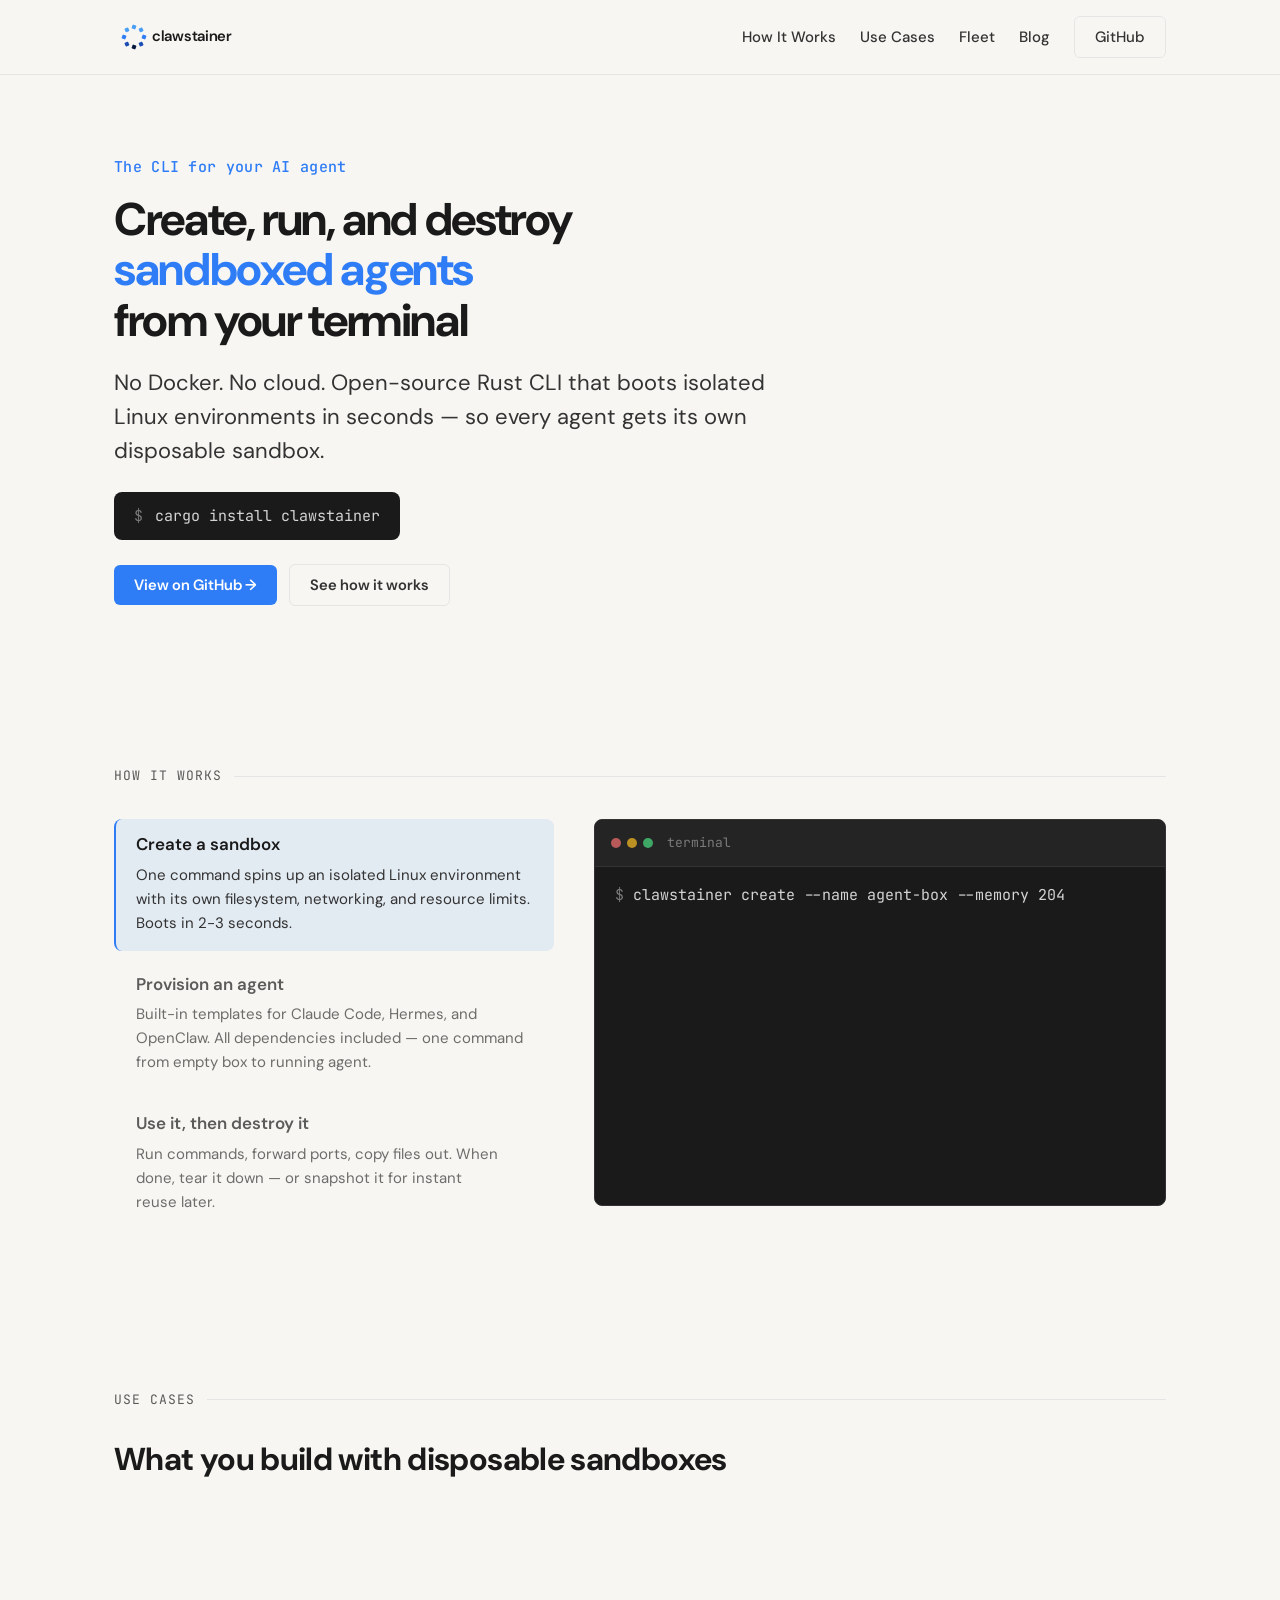
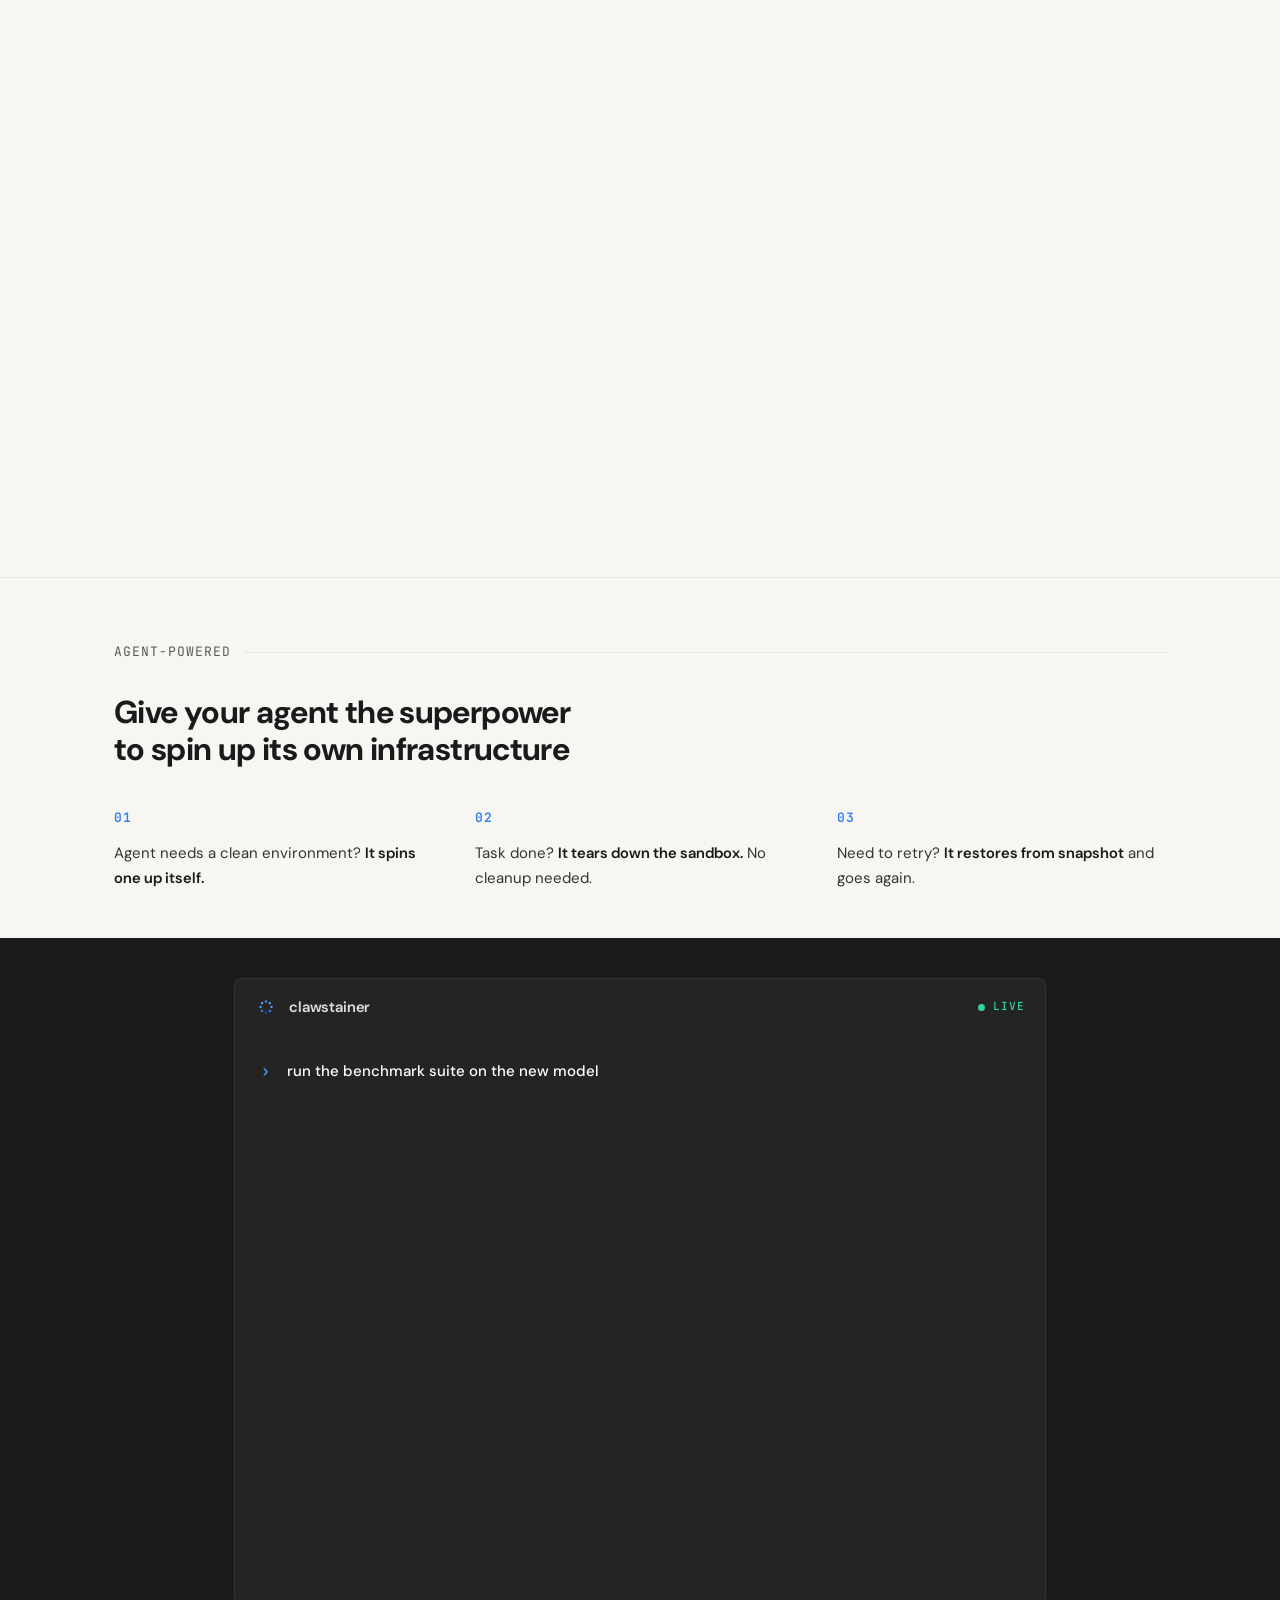
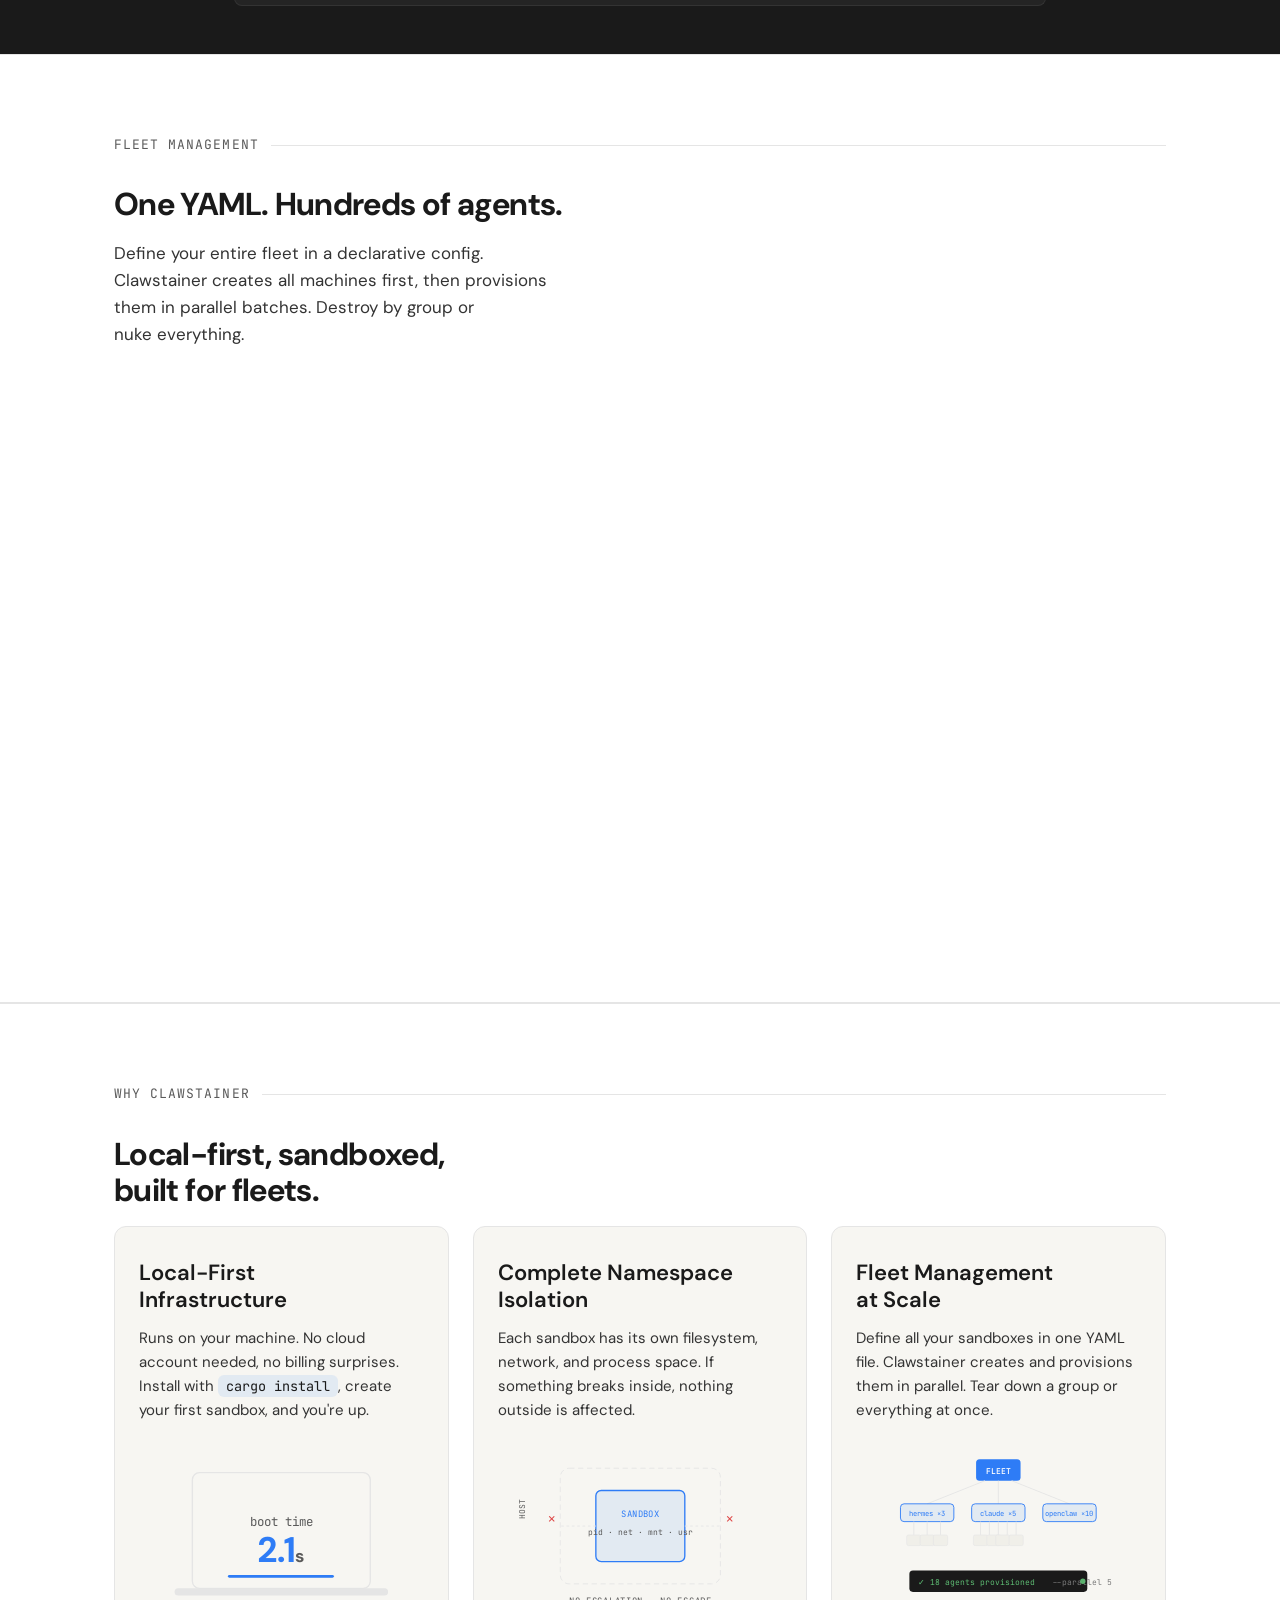
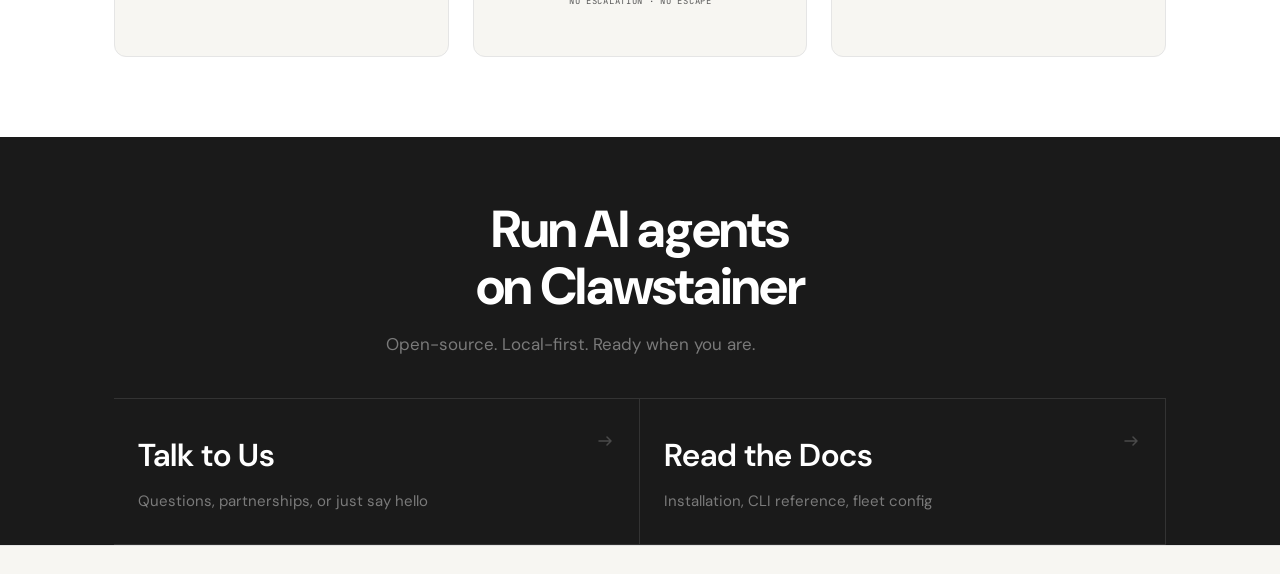
<file: index.html>
<!DOCTYPE html>
<html lang="en">
<head>
  <meta charset="UTF-8">
  <meta name="viewport" content="width=device-width, initial-scale=1.0">
  <title>Clawstainer — The CLI for AI Agent Sandboxes</title>
  <meta name="description" content="Open-source Rust CLI for running AI agents in disposable sandboxes. No Docker. Boots in seconds. Local-first.">
  <meta property="og:title" content="Clawstainer — The CLI for AI Agent Sandboxes">
  <meta property="og:description" content="One CLI to create, provision, and destroy isolated sandboxes for your AI agents. Built in Rust.">
  <meta property="og:image" content="./og-image.png">
  <meta property="og:type" content="website">
  <meta name="twitter:card" content="summary_large_image">
  <meta name="twitter:title" content="Clawstainer — The CLI for AI Agent Sandboxes">
  <meta name="twitter:description" content="One CLI to create, provision, and destroy isolated sandboxes for your AI agents. Built in Rust.">
  <meta name="twitter:image" content="./og-image.png">
  <meta name="theme-color" content="#F7F6F2">

  <!-- Favicon -->
  <link rel="icon" type="image/svg+xml" href="./favicon.svg">
  <link rel="icon" type="image/png" sizes="32x32" href="./favicon-32.png">
  <link rel="apple-touch-icon" sizes="180x180" href="./apple-touch-icon.png">

  <!-- Fonts -->
  <link rel="preconnect" href="https://fonts.googleapis.com">
  <link rel="preconnect" href="https://fonts.gstatic.com" crossorigin>
  <link href="https://fonts.googleapis.com/css2?family=DM+Sans:wght@400;500;600;700&family=JetBrains+Mono:wght@400;500&display=swap" rel="stylesheet">

  <link rel="stylesheet" href="./base.css">
  <link rel="stylesheet" href="./style.css">
</head>
<body>

  <!-- ==================== HEADER ==================== -->
  <header class="site-header">
    <div class="container">
      <a href="#" class="logo-group" aria-label="Clawstainer home">
        <svg width="180" height="40" viewBox="0 0 360 80" aria-hidden="true">
          <rect x="56.00" y="36.00" width="8.00" height="8.00" rx="1.5" fill="#2E7CF6" transform="rotate(22.0 60.00 40.00)"/>
          <rect x="50.14" y="50.14" width="8.00" height="8.00" rx="1.5" fill="#1B4DB3" transform="rotate(67.0 54.14 54.14)"/>
          <rect x="36.00" y="56.00" width="8.00" height="8.00" rx="1.5" fill="#061840" transform="rotate(112.0 40.00 60.00)"/>
          <rect x="21.86" y="50.14" width="8.00" height="8.00" rx="1.5" fill="#1B4DB3" transform="rotate(157.0 25.86 54.14)"/>
          <rect x="16.00" y="36.00" width="8.00" height="8.00" rx="1.5" fill="#2E7CF6" transform="rotate(202.0 20.00 40.00)"/>
          <rect x="21.86" y="21.86" width="8.00" height="8.00" rx="1.5" fill="#4A9EF5" transform="rotate(247.0 25.86 25.86)"/>
          <rect x="36.00" y="16.00" width="8.00" height="8.00" rx="1.5" fill="#4A9EF5" transform="rotate(292.0 40.00 20.00)"/>
          <rect x="50.14" y="21.86" width="8.00" height="8.00" rx="1.5" fill="#4A9EF5" transform="rotate(337.0 54.14 25.86)"/>
          <text x="76" y="47" font-family="'DM Sans', 'Inter', sans-serif" font-size="30" font-weight="600" fill="currentColor" letter-spacing="-0.02em">clawstainer</text>
        </svg>
      </a>
      <nav>
        <ul class="nav-links" role="list">
          <li><a href="#how">How It Works</a></li>
          <li><a href="#use-cases">Use Cases</a></li>
          <li><a href="#fleet">Fleet</a></li>
          <li><a href="./blog/index.html">Blog</a></li>
          <li><a href="https://github.com/friscobrisco/clawstainer" target="_blank" rel="noopener noreferrer" class="btn-ghost">GitHub</a></li>
        </ul>
      </nav>
    </div>
  </header>

  <!-- ==================== HERO ==================== -->
  <main>
    <section class="hero section" id="hero">
      <div class="container hero-content">
        <p class="hero-kicker">The CLI for your AI agent</p>
        <h1>Create, run, and destroy <span class="highlight">sandboxed agents</span> from your terminal</h1>
        <p class="hero-sub">No Docker. No cloud. Open-source Rust CLI that boots isolated Linux environments in seconds — so every agent gets its own disposable sandbox.</p>
        <div class="hero-install">
          <code class="install-cmd"><span class="install-prompt">$</span> cargo install clawstainer</code>
        </div>
        <div class="hero-actions">
          <a href="https://github.com/friscobrisco/clawstainer" target="_blank" rel="noopener noreferrer" class="btn-primary">
            View on GitHub →
          </a>
          <a href="#how" class="btn-ghost">
            See how it works
          </a>
        </div>
      </div>
    </section>

    <!-- ==================== HOW IT WORKS ==================== -->
    <section class="section" id="how">
      <div class="container">
        <div class="section-label">
          <span class="annotation">How It Works</span>
        </div>

        <div class="how-layout">
          <div class="how-steps">
            <div class="how-step" data-step="0">
              <h3>Create a sandbox</h3>
              <p>One command spins up an isolated Linux environment with its own filesystem, networking, and resource limits. Boots in 2-3 seconds.</p>
            </div>

            <div class="how-step" data-step="1">
              <h3>Provision an agent</h3>
              <p>Built-in templates for Claude Code, Hermes, and OpenClaw. All dependencies included — one command from empty box to running agent.</p>
            </div>

            <div class="how-step" data-step="2">
              <h3>Use it, then destroy it</h3>
              <p>Run commands, forward ports, copy files out. When done, tear it down — or snapshot it for instant reuse later.</p>
            </div>
          </div>

          <div class="how-terminal-wrap">
            <div class="terminal">
              <div class="terminal-header">
                <span class="terminal-dot"></span>
                <span class="terminal-dot"></span>
                <span class="terminal-dot"></span>
                <span class="terminal-title">terminal</span>
              </div>
              <div class="terminal-body" id="how-terminal">
                <div class="term-line" data-step="0"><span class="prompt">$ </span><span class="term-typed"></span></div>
                <div class="term-line term-output" data-step="0"><span class="comment">✓ Created agent-box in 1.2s</span></div>
                <div class="term-line term-blank" data-step="0"></div>
                <div class="term-line" data-step="1"><span class="prompt">$ </span><span class="term-typed"></span></div>
                <div class="term-line term-output" data-step="1"><span class="comment">✓ Provisioned claude-code on agent-box</span></div>
                <div class="term-line term-blank" data-step="1"></div>
                <div class="term-line" data-step="2"><span class="prompt">$ </span><span class="term-typed"></span></div>
                <div class="term-line term-output" data-step="2"><span class="comment">✓ Training complete — saved model.pt</span></div>
                <div class="term-line" data-step="2"><span class="prompt">$ </span><span class="term-typed"></span></div>
                <div class="term-line term-output" data-step="2"><span class="comment">✓ Snapshot trained-model created</span></div>
                <div class="term-line" data-step="2"><span class="prompt">$ </span><span class="term-typed"></span></div>
                <div class="term-line term-output" data-step="2"><span class="comment">✓ Destroyed agent-box</span></div>
              </div>
            </div>
          </div>
        </div>
      </div>
    </section>

    <!-- ==================== USE CASES ==================== -->
    <section class="section" id="use-cases">
      <div class="container">
        <div class="section-label">
          <span class="annotation">Use Cases</span>
        </div>

        <h2 class="section-heading">What you build with disposable sandboxes</h2>
      </div>
    </section>

    <!-- USE CASE A: Benchmark -->
    <section class="uc-block uc-block--alt fade-in">
      <div class="container">
        <div class="uc-header">
          <span class="uc-number">A</span>
          <span class="use-case-tag">evaluation</span>
        </div>
        <div class="use-case">
          <div class="use-case-text">
            <h3>Benchmark agent performance across LLMs</h3>
            <p>Spin up identical sandboxes for GPT-5, Claude, Gemini, and Llama — same environment, same task, different models. Compare token efficiency, tool use accuracy, and task completion rates in true isolation. No cross-contamination between runs.</p>
            <p class="use-case-detail">Define your benchmark matrix in a fleet YAML. Each model gets its own sandboxes with identical provisioning. Run them in parallel, collect results, destroy everything. Repeat with different prompts or tool configurations.</p>
          </div>
          <div class="use-case-terminal">
            <div class="terminal">
              <div class="terminal-header">
                <span class="terminal-dot"></span>
                <span class="terminal-dot"></span>
                <span class="terminal-dot"></span>
                <span class="terminal-title">benchmark.yaml</span>
              </div>
              <div class="terminal-body">
<code><span class="comment">machines:</span>
  - <span class="flag">name:</span> <span class="string">bench-gpt5</span>
    <span class="flag">count:</span> 5
    <span class="flag">memory:</span> 2048
    <span class="flag">provision:</span> <span class="string">openclaw</span>

  - <span class="flag">name:</span> <span class="string">bench-claude</span>
    <span class="flag">count:</span> 5
    <span class="flag">memory:</span> 2048
    <span class="flag">provision:</span> <span class="string">claude-code</span>

  - <span class="flag">name:</span> <span class="string">bench-llama</span>
    <span class="flag">count:</span> 5
    <span class="flag">memory:</span> 4096
    <span class="flag">provision:</span> <span class="string">hermes-agent</span></code>
              </div>
            </div>
          </div>
        </div>
      </div>
    </section>

    <!-- USE CASE B: Team agents -->
    <section class="uc-block fade-in">
      <div class="container">
        <div class="uc-header">
          <span class="uc-number">B</span>
          <span class="use-case-tag">team infra</span>
        </div>
        <div class="use-case use-case--reverse">
          <div class="use-case-text">
            <h3>Give everyone on your team their own agent</h3>
            <p>Each engineer, PM, or designer gets a persistent sandbox with their preferred AI agent pre-provisioned. Personal environments that don't step on each other — with resource limits enforced per box.</p>
            <p class="use-case-detail">Port-forward into any team member's sandbox for pair debugging. Snapshot a well-configured environment and clone it for new hires. Everyone's agent has root access to their box — and zero access to anyone else's.</p>
          </div>
          <div class="use-case-terminal">
            <div class="terminal">
              <div class="terminal-header">
                <span class="terminal-dot"></span>
                <span class="terminal-dot"></span>
                <span class="terminal-dot"></span>
                <span class="terminal-title">terminal</span>
              </div>
              <div class="terminal-body">
<code><span class="prompt">$ </span>clawstainer create <span class="flag">--name</span> <span class="string">alice-agent</span> <span class="flag">--memory</span> 2048
<span class="prompt">$ </span>clawstainer create <span class="flag">--name</span> <span class="string">bob-agent</span> <span class="flag">--memory</span> 2048
<span class="prompt">$ </span>clawstainer create <span class="flag">--name</span> <span class="string">carol-agent</span> <span class="flag">--memory</span> 2048

<span class="prompt">$ </span>clawstainer provision alice-agent <span class="flag">--components</span> <span class="string">claude-code</span>
<span class="prompt">$ </span>clawstainer provision bob-agent <span class="flag">--components</span> <span class="string">hermes-agent</span>
<span class="prompt">$ </span>clawstainer provision carol-agent <span class="flag">--components</span> <span class="string">openclaw</span>

<span class="comment"># Pair debug with Alice</span>
<span class="prompt">$ </span>clawstainer port-forward alice-agent <span class="string">8080:8080</span></code>
              </div>
            </div>
          </div>
        </div>
      </div>
    </section>

    <!-- USE CASE C: Safe execution -->
    <section class="uc-block uc-block--alt fade-in">
      <div class="container">
        <div class="uc-header">
          <span class="uc-number">C</span>
          <span class="use-case-tag">safety</span>
        </div>
        <div class="use-case">
          <div class="use-case-text">
            <h3>Run untrusted code from LLM outputs</h3>
            <p>Let agents write and execute arbitrary code without risking your host machine. Every sandbox is disposable — if an agent <code style="color:var(--color-primary)">rm -rf</code>s everything, destroy it and spin up a fresh one in seconds.</p>
            <p class="use-case-detail">Namespace and cgroup isolation means a rogue agent can't escape its box. No shared filesystem, no network access to the host, no privilege escalation. The sandbox is the blast radius.</p>
          </div>
          <div class="use-case-terminal">
            <div class="terminal">
              <div class="terminal-header">
                <span class="terminal-dot"></span>
                <span class="terminal-dot"></span>
                <span class="terminal-dot"></span>
                <span class="terminal-title">terminal</span>
              </div>
              <div class="terminal-body">
<code><span class="comment"># Agent does something destructive</span>
<span class="prompt">$ </span>clawstainer exec &lt;id&gt; <span class="string">"rm -rf /"</span>
<span class="comment"># Host is untouched. Sandbox is toast.</span>

<span class="comment"># Spin up a fresh one from snapshot</span>
<span class="prompt">$ </span>clawstainer create <span class="flag">--name</span> <span class="string">fresh-box</span> <span class="flag">--from</span> <span class="string">python3-ready</span>
<span class="comment"># ✓ Created fresh-box in 0.8s (from snapshot)</span></code>
              </div>
            </div>
          </div>
        </div>
      </div>
    </section>

    <!-- USE CASE D: Local dev -->
    <section class="uc-block fade-in">
      <div class="container">
        <div class="uc-header">
          <span class="uc-number">D</span>
          <span class="use-case-tag">development</span>
        </div>
        <div class="use-case use-case--reverse">
          <div class="use-case-text">
            <h3>Local AI agent development</h3>
            <p>Build and test agents without cloud costs. Iterate fast on your laptop — port-forward into the sandbox, watch logs in real time, copy artifacts out. Snapshot when something works. Move to production when ready.</p>
            <p class="use-case-detail">Works on macOS via Lima (one <code style="color:var(--color-primary)">brew install</code>) and natively on Linux. No cloud account, no billing dashboard, no cold starts. Your machine is the data center.</p>
          </div>
          <div class="use-case-terminal">
            <div class="terminal">
              <div class="terminal-header">
                <span class="terminal-dot"></span>
                <span class="terminal-dot"></span>
                <span class="terminal-dot"></span>
                <span class="terminal-title">terminal</span>
              </div>
              <div class="terminal-body">
<code><span class="comment"># Develop locally</span>
<span class="prompt">$ </span>clawstainer create <span class="flag">--name</span> <span class="string">dev</span> <span class="flag">--memory</span> 4096 <span class="flag">--cpus</span> 4
<span class="prompt">$ </span>clawstainer provision dev <span class="flag">--components</span> <span class="string">python3,git,curl</span>
<span class="prompt">$ </span>clawstainer cp ./agent.py dev:/root/
<span class="prompt">$ </span>clawstainer port-forward dev <span class="string">3000:3000</span>

<span class="comment"># It works — snapshot it</span>
<span class="prompt">$ </span>clawstainer snapshot create dev <span class="flag">--name</span> <span class="string">agent-v1</span>

<span class="comment"># Check resource usage</span>
<span class="prompt">$ </span>clawstainer stats dev</code>
              </div>
            </div>
          </div>
        </div>
      </div>
    </section>

    <!-- ==================== AGENT SANDBOXES ==================== -->
    <section class="agent-split" id="agent-sandboxes">
      <!-- Light top half -->
      <div class="agent-split-top">
        <div class="container">
          <div class="section-label">
            <span class="annotation">Agent-Powered</span>
          </div>
          <h2 class="section-heading agent-split-heading">Give your agent the superpower<br>to spin up its own infrastructure</h2>
          <div class="agent-split-points">
            <div class="agent-point">
              <span class="agent-point-num">01</span>
              <p>Agent needs a clean environment? <strong>It spins one up itself.</strong></p>
            </div>
            <div class="agent-point">
              <span class="agent-point-num">02</span>
              <p>Task done? <strong>It tears down the sandbox.</strong> No cleanup needed.</p>
            </div>
            <div class="agent-point">
              <span class="agent-point-num">03</span>
              <p>Need to retry? <strong>It restores from snapshot</strong> and goes again.</p>
            </div>
          </div>
        </div>
      </div>

      <!-- Dark bottom half: conversational agent -->
      <div class="agent-split-bottom">
        <div class="agent-terminal-full">
          <div class="agent-panel-header">
            <div class="agent-panel-brand">
              <svg width="22" height="22" viewBox="0 0 80 80" aria-hidden="true">
                <rect x="56.00" y="36.00" width="8.00" height="8.00" rx="1.5" fill="#4A9EF5" transform="rotate(22.0 60.00 40.00)"/>
                <rect x="50.14" y="50.14" width="8.00" height="8.00" rx="1.5" fill="#2E7CF6" transform="rotate(67.0 54.14 54.14)"/>
                <rect x="36.00" y="56.00" width="8.00" height="8.00" rx="1.5" fill="#1B4DB3" transform="rotate(112.0 40.00 60.00)"/>
                <rect x="21.86" y="50.14" width="8.00" height="8.00" rx="1.5" fill="#2E7CF6" transform="rotate(157.0 25.86 54.14)"/>
                <rect x="16.00" y="36.00" width="8.00" height="8.00" rx="1.5" fill="#4A9EF5" transform="rotate(202.0 20.00 40.00)"/>
                <rect x="21.86" y="21.86" width="8.00" height="8.00" rx="1.5" fill="#4A9EF5" transform="rotate(247.0 25.86 25.86)"/>
                <rect x="36.00" y="16.00" width="8.00" height="8.00" rx="1.5" fill="#4A9EF5" transform="rotate(292.0 40.00 20.00)"/>
                <rect x="50.14" y="21.86" width="8.00" height="8.00" rx="1.5" fill="#4A9EF5" transform="rotate(337.0 54.14 25.86)"/>
              </svg>
              <span class="agent-panel-name">clawstainer</span>
            </div>
            <div class="agent-panel-status">
              <span class="agent-panel-live-dot"></span>
              <span class="agent-panel-live-label">live</span>
            </div>
          </div>
          <div class="agent-chat" id="agent-chat">

            <!-- User message -->
            <div class="achat-msg achat-user achat-hidden">
              <span class="achat-role">›</span>
              <span class="achat-text">run the benchmark suite on the new model</span>
            </div>

            <!-- Agent thinking -->
            <div class="achat-msg achat-agent achat-hidden">
              <span class="achat-role">●</span>
              <span class="achat-text">I'll spin up an isolated sandbox for this. Let me create one from the python3-ready snapshot.</span>
            </div>

            <!-- Agent action -->
            <div class="achat-action achat-hidden">
              <span class="achat-action-label">sandbox</span>
              <span class="achat-action-cmd">clawstainer create --name bench-a1f9 --from python3-ready</span>
            </div>
            <div class="achat-result achat-hidden">
              <span class="achat-check">✓</span> Created bench-a1f9 in 0.8s
            </div>

            <!-- Agent continues -->
            <div class="achat-msg achat-agent achat-hidden">
              <span class="achat-role">●</span>
              <span class="achat-text">Sandbox is up. Copying the benchmark files in and running the suite now.</span>
            </div>

            <!-- Agent action -->
            <div class="achat-action achat-hidden">
              <span class="achat-action-label">exec</span>
              <span class="achat-action-cmd">clawstainer exec bench-a1f9 "python3 run_benchmarks.py --model new-v2"</span>
            </div>
            <div class="achat-result achat-hidden">
              <span class="achat-check">✓</span> Benchmarks complete — results saved to /root/results.json
            </div>

            <!-- Agent wraps up -->
            <div class="achat-msg achat-agent achat-hidden">
              <span class="achat-role">●</span>
              <span class="achat-text">Done. Pulling the results out and destroying the sandbox.</span>
            </div>

            <div class="achat-action achat-hidden">
              <span class="achat-action-label">cleanup</span>
              <span class="achat-action-cmd">clawstainer cp bench-a1f9:/root/results.json ./ && clawstainer destroy bench-a1f9</span>
            </div>
            <div class="achat-result achat-hidden">
              <span class="achat-check">✓</span> Destroyed bench-a1f9
            </div>

            <!-- Agent final message -->
            <div class="achat-msg achat-agent achat-hidden">
              <span class="achat-role">●</span>
              <span class="achat-text">Benchmark complete. The new model scores 94.2% accuracy, up from 91.7%. Results are in results.json.</span>
            </div>

          </div>
        </div>
      </div>
    </section>

    <!-- ==================== FLEET ==================== -->
    <section class="section fleet-section" id="fleet">
      <div class="container">
        <div class="section-label">
          <span class="annotation">Fleet Management</span>
        </div>

        <div class="fleet-layout">
          <div class="fleet-text">
            <h2 class="section-heading">One YAML. Hundreds of agents.</h2>
            <p class="section-desc">Define your entire fleet in a declarative config. Clawstainer creates all machines first, then provisions them in parallel batches. Destroy by group or nuke everything.</p>
          </div>

          <div class="fleet-terminals">
            <div class="terminal fade-in">
              <div class="terminal-header">
                <span class="terminal-dot"></span>
                <span class="terminal-dot"></span>
                <span class="terminal-dot"></span>
                <span class="terminal-title">fleet.yaml</span>
              </div>
              <div class="terminal-body">
<code><span class="comment">machines:</span>
  - <span class="flag">name:</span> <span class="string">hermes-worker</span>
    <span class="flag">count:</span> 3
    <span class="flag">memory:</span> 2048
    <span class="flag">cpus:</span> 2
    <span class="flag">provision:</span> <span class="string">hermes-agent</span>
    <span class="flag">linger:</span> <span class="string">true</span>

  - <span class="flag">name:</span> <span class="string">openclaw</span>
    <span class="flag">count:</span> 10
    <span class="flag">memory:</span> 1024
    <span class="flag">cpus:</span> 2
    <span class="flag">provision:</span> <span class="string">openclaw</span>
    <span class="flag">linger:</span> <span class="string">true</span></code>
              </div>
            </div>

            <div class="terminal fade-in">
              <div class="terminal-header">
                <span class="terminal-dot"></span>
                <span class="terminal-dot"></span>
                <span class="terminal-dot"></span>
                <span class="terminal-title">terminal</span>
              </div>
              <div class="terminal-body">
<code><span class="prompt">$ </span>clawstainer fleet create <span class="flag">--file</span> <span class="string">fleet.yaml</span> <span class="flag">--parallel</span> 5
<span class="comment"># ✓ Created 13 machines</span>
<span class="comment"># ✓ Provisioning [5/13]...</span>
<span class="comment"># ✓ All 13 machines provisioned</span>

<span class="prompt">$ </span>clawstainer fleet destroy <span class="flag">--all</span>
<span class="comment"># ✓ Destroyed 13 machines</span></code>
              </div>
            </div>
          </div>
        </div>

      </div>
    </section>

    <!-- ==================== FEATURE PILLARS ==================== -->
    <section class="pillars-section section">
      <div class="container">
        <div class="section-label"><span class="annotation">Why Clawstainer</span></div>
        <h2 class="section-heading">Local-first, sandboxed,<br>built for fleets.</h2>
        <div class="pillars-grid">

          <!-- Pillar 1: Local-First -->
          <div class="pillar-card">
            <h3>Local-First<br>Infrastructure</h3>
            <p>Runs on your machine. No cloud account needed, no billing surprises. Install with <code>cargo install</code>, create your first sandbox, and you're up.</p>
            <div class="pillar-visual">
              <svg class="pillar-svg" viewBox="0 0 320 200" aria-hidden="true">
                <!-- Laptop outline -->
                <rect x="60" y="30" width="200" height="130" rx="8" fill="none" stroke="var(--color-border)" stroke-width="1.5"/>
                <rect x="40" y="160" width="240" height="8" rx="4" fill="var(--color-border)"/>
                <!-- Boot timer -->
                <text x="160" y="90" text-anchor="middle" font-family="var(--font-mono)" font-size="14" fill="var(--color-text-muted)">boot time</text>
                <text x="160" y="130" text-anchor="middle" font-family="var(--font-display)" font-size="40" font-weight="700" fill="var(--color-primary)">
                  <tspan class="boot-counter">2.1</tspan><tspan font-size="20" fill="var(--color-text-muted)">s</tspan>
                </text>
                <!-- Progress bar -->
                <rect x="100" y="145" width="120" height="3" rx="1.5" fill="var(--color-surface-2)"/>
                <rect x="100" y="145" width="0" height="3" rx="1.5" fill="var(--color-primary)" class="boot-bar">
                  <animate attributeName="width" from="0" to="120" dur="2.1s" fill="freeze" begin="0s" repeatCount="indefinite"/>
                </rect>
              </svg>
            </div>
          </div>

          <!-- Pillar 2: Sandboxed -->
          <div class="pillar-card">
            <h3>Complete Namespace<br>Isolation</h3>
            <p>Each sandbox has its own filesystem, network, and process space. If something breaks inside, nothing outside is affected.</p>
            <div class="pillar-visual">
              <svg class="pillar-svg" viewBox="0 0 320 200" aria-hidden="true">
                <!-- Central sandbox box -->
                <rect x="110" y="50" width="100" height="80" rx="6" fill="var(--color-primary-muted)" stroke="var(--color-primary)" stroke-width="1.5"/>
                <text x="160" y="80" text-anchor="middle" font-family="var(--font-mono)" font-size="10" fill="var(--color-primary)" letter-spacing="0.05em">SANDBOX</text>
                <text x="160" y="100" text-anchor="middle" font-family="var(--font-mono)" font-size="9" fill="var(--color-text-muted)">pid · net · mnt · usr</text>
                <!-- Isolation boundary -->
                <rect x="70" y="25" width="180" height="130" rx="10" fill="none" stroke="var(--color-border)" stroke-width="1" stroke-dasharray="6 4"/>
                <!-- Labels outside -->
                <text x="30" y="60" font-family="var(--font-mono)" font-size="9" fill="var(--color-text-muted)" text-anchor="end" transform="rotate(-90 30 60)">HOST</text>
                <!-- Blocked arrows -->
                <line x1="110" y1="90" x2="70" y2="90" stroke="var(--color-border)" stroke-width="1" stroke-dasharray="3 3"/>
                <text x="60" y="87" text-anchor="middle" font-family="var(--font-mono)" font-size="14" fill="#D44">✕</text>
                <line x1="210" y1="90" x2="250" y2="90" stroke="var(--color-border)" stroke-width="1" stroke-dasharray="3 3"/>
                <text x="260" y="87" text-anchor="middle" font-family="var(--font-mono)" font-size="14" fill="#D44">✕</text>
                <!-- Zero access label -->
                <text x="160" y="178" text-anchor="middle" font-family="var(--font-mono)" font-size="10" fill="var(--color-text-muted)" letter-spacing="0.08em">NO ESCALATION · NO ESCAPE</text>
              </svg>
            </div>
          </div>

          <!-- Pillar 3: Fleet -->
          <div class="pillar-card">
            <h3>Fleet Management<br>at Scale</h3>
            <p>Define all your sandboxes in one YAML file. Clawstainer creates and provisions them in parallel. Tear down a group or everything at once.</p>
            <div class="pillar-visual">
              <svg class="pillar-svg" viewBox="0 0 320 200" aria-hidden="true">
                <!-- Root node -->
                <rect x="135" y="15" width="50" height="24" rx="4" fill="var(--color-primary)" />
                <text x="160" y="31" text-anchor="middle" font-family="var(--font-mono)" font-size="9" fill="#fff" font-weight="600">FLEET</text>
                <!-- Branches -->
                <line x1="145" y1="39" x2="80" y2="65" stroke="var(--color-border)" stroke-width="1"/>
                <line x1="160" y1="39" x2="160" y2="65" stroke="var(--color-border)" stroke-width="1"/>
                <line x1="175" y1="39" x2="240" y2="65" stroke="var(--color-border)" stroke-width="1"/>
                <!-- Group nodes -->
                <rect x="50" y="65" width="60" height="20" rx="4" fill="var(--color-primary-muted)" stroke="var(--color-primary)" stroke-width="1"/>
                <text x="80" y="79" text-anchor="middle" font-family="var(--font-mono)" font-size="8" fill="var(--color-primary)">hermes ×3</text>
                <rect x="130" y="65" width="60" height="20" rx="4" fill="var(--color-primary-muted)" stroke="var(--color-primary)" stroke-width="1"/>
                <text x="160" y="79" text-anchor="middle" font-family="var(--font-mono)" font-size="8" fill="var(--color-primary)">claude ×5</text>
                <rect x="210" y="65" width="60" height="20" rx="4" fill="var(--color-primary-muted)" stroke="var(--color-primary)" stroke-width="1"/>
                <text x="240" y="79" text-anchor="middle" font-family="var(--font-mono)" font-size="8" fill="var(--color-primary)">openclaw ×10</text>
                <!-- Agent rows (hermes) -->
                <line x1="65" y1="85" x2="65" y2="100" stroke="var(--color-border)" stroke-width="1"/>
                <line x1="80" y1="85" x2="80" y2="100" stroke="var(--color-border)" stroke-width="1"/>
                <line x1="95" y1="85" x2="95" y2="100" stroke="var(--color-border)" stroke-width="1"/>
                <rect x="57" y="100" width="16" height="12" rx="2" fill="var(--color-surface-2)" stroke="var(--color-border)" stroke-width="0.75"/>
                <rect x="72" y="100" width="16" height="12" rx="2" fill="var(--color-surface-2)" stroke="var(--color-border)" stroke-width="0.75"/>
                <rect x="87" y="100" width="16" height="12" rx="2" fill="var(--color-surface-2)" stroke="var(--color-border)" stroke-width="0.75"/>
                <!-- Agent rows (claude) -->
                <line x1="140" y1="85" x2="140" y2="100" stroke="var(--color-border)" stroke-width="1"/>
                <line x1="150" y1="85" x2="150" y2="100" stroke="var(--color-border)" stroke-width="1"/>
                <line x1="160" y1="85" x2="160" y2="100" stroke="var(--color-border)" stroke-width="1"/>
                <line x1="170" y1="85" x2="170" y2="100" stroke="var(--color-border)" stroke-width="1"/>
                <line x1="180" y1="85" x2="180" y2="100" stroke="var(--color-border)" stroke-width="1"/>
                <rect x="132" y="100" width="16" height="12" rx="2" fill="var(--color-surface-2)" stroke="var(--color-border)" stroke-width="0.75"/>
                <rect x="142" y="100" width="16" height="12" rx="2" fill="var(--color-surface-2)" stroke="var(--color-border)" stroke-width="0.75" transform="translate(5,0)"/>
                <rect x="157" y="100" width="16" height="12" rx="2" fill="var(--color-surface-2)" stroke="var(--color-border)" stroke-width="0.75"/>
                <rect x="167" y="100" width="16" height="12" rx="2" fill="var(--color-surface-2)" stroke="var(--color-border)" stroke-width="0.75" transform="translate(5,0)"/>
                <!-- Status bar -->
                <rect x="60" y="140" width="200" height="24" rx="4" fill="var(--terminal-bg)"/>
                <text x="70" y="156" font-family="var(--font-mono)" font-size="9" fill="var(--color-syntax-string)">✓ 18 agents provisioned</text>
                <text x="220" y="156" font-family="var(--font-mono)" font-size="9" fill="var(--terminal-muted)">--parallel 5</text>
                <!-- Animated pulse on status -->
                <circle cx="255" cy="152" r="3" fill="var(--color-syntax-string)">
                  <animate attributeName="opacity" values="1;0.3;1" dur="2s" repeatCount="indefinite"/>
                </circle>
              </svg>
            </div>
          </div>

        </div>
      </div>
    </section>

    <!-- ==================== CONTACT STRIP ==================== -->
    <section class="contact-strip">
      <div class="container">
        <!-- Statement top -->
        <div class="contact-hero">
          <span class="contact-headline">Run AI agents<br>on Clawstainer</span>
          <p class="contact-sub">Open-source. Local-first. Ready when you are.</p>
        </div>

        <!-- Action row -->
        <div class="contact-actions">
          <a href="#contact-form" class="contact-action-card" data-contact-trigger>
            <span class="contact-action-label">Talk to Us</span>
            <span class="contact-action-desc">Questions, partnerships, or just say hello</span>
            <svg width="20" height="20" viewBox="0 0 20 20" fill="none" aria-hidden="true" class="contact-arrow"><path d="M4 10h12m0 0l-4-4m4 4l-4 4" stroke="currentColor" stroke-width="1.5" stroke-linecap="round" stroke-linejoin="round"/></svg>
          </a>
          <a href="https://github.com/friscobrisco/clawstainer/blob/main/docs.md" target="_blank" rel="noopener noreferrer" class="contact-action-card">
            <span class="contact-action-label">Read the Docs</span>
            <span class="contact-action-desc">Installation, CLI reference, fleet config</span>
            <svg width="20" height="20" viewBox="0 0 20 20" fill="none" aria-hidden="true" class="contact-arrow"><path d="M4 10h12m0 0l-4-4m4 4l-4 4" stroke="currentColor" stroke-width="1.5" stroke-linecap="round" stroke-linejoin="round"/></svg>
          </a>
        </div>
      </div>

      <!-- Contact form (hidden by default, toggled by "Talk to Us") -->
      <div id="contact-form" class="contact-form-wrap" hidden>
        <div class="container">
          <form class="contact-form" action="#" method="POST">
            <div class="form-row">
              <div class="form-group">
                <label for="contact-name">Name</label>
                <input type="text" id="contact-name" name="name" required placeholder="Your name">
              </div>
              <div class="form-group">
                <label for="contact-email">Email</label>
                <input type="email" id="contact-email" name="email" required placeholder="you@company.com">
              </div>
            </div>
            <div class="form-group">
              <label for="contact-message">Message</label>
              <textarea id="contact-message" name="message" rows="4" required placeholder="How can we help?"></textarea>
            </div>
            <button type="submit" class="btn-primary">Send message →</button>
          </form>
        </div>
      </div>
    </section>

  </main>

  <!-- ==================== FOOTER ==================== -->
  <footer class="site-footer">
    <div class="container">
      <span class="footer-text">© 2026 Clawstainer. All rights reserved.</span>
      <ul class="footer-links" role="list">
        <li><a href="https://github.com/friscobrisco/clawstainer" target="_blank" rel="noopener noreferrer">GitHub</a></li>
        <li><a href="https://github.com/friscobrisco/clawstainer/blob/main/docs.md" target="_blank" rel="noopener noreferrer">Docs</a></li>
      </ul>
    </div>
  </footer>

  <script>
  (function() {
    const commands = [
      // step 0: create
      'clawstainer create --name agent-box --memory 2048 --cpus 2',
      // step 1: provision
      'clawstainer provision agent-box --components claude-code',
      // step 2: use & destroy
      'clawstainer exec agent-box "python3 train.py"',
      'clawstainer snapshot create agent-box --name trained-model',
      'clawstainer destroy agent-box'
    ];

    const stepMap = [0, 1, 2, 2, 2]; // which step index each command belongs to
    const lines = document.querySelectorAll('#how-terminal .term-line');
    const typedSpans = document.querySelectorAll('#how-terminal .term-typed');
    const steps = document.querySelectorAll('.how-step[data-step]');
    let started = false;

    // Initially hide all lines
    lines.forEach(l => l.style.opacity = '0');

    function activateStep(idx) {
      steps.forEach(s => s.classList.remove('how-step--active'));
      if (steps[idx]) steps[idx].classList.add('how-step--active');
    }

    function typeText(span, text, speed) {
      return new Promise(resolve => {
        let i = 0;
        function tick() {
          if (i <= text.length) {
            span.textContent = text.slice(0, i);
            i++;
            setTimeout(tick, speed);
          } else {
            resolve();
          }
        }
        tick();
      });
    }

    function sleep(ms) { return new Promise(r => setTimeout(r, ms)); }

    async function run() {
      let cmdIdx = 0;
      for (let i = 0; i < lines.length; i++) {
        const line = lines[i];
        const step = parseInt(line.dataset.step);
        activateStep(step);

        if (line.classList.contains('term-blank')) {
          line.style.opacity = '1';
          await sleep(100);
          continue;
        }

        const typed = line.querySelector('.term-typed');
        if (typed && cmdIdx < commands.length) {
          line.style.opacity = '1';
          await typeText(typed, commands[cmdIdx], 22);
          cmdIdx++;
          await sleep(250);
          // Show the output line(s) that follow
          let next = i + 1;
          while (next < lines.length && lines[next].classList.contains('term-output')) {
            lines[next].style.opacity = '1';
            await sleep(350);
            next++;
          }
          // Skip blanks after output
          while (next < lines.length && lines[next].classList.contains('term-blank')) {
            lines[next].style.opacity = '1';
            next++;
          }
          i = next - 1; // -1 because loop increments
          await sleep(400);
        } else if (!typed) {
          line.style.opacity = '1';
          await sleep(100);
        }
      }
    }

    // Trigger on scroll into view
    const terminal = document.getElementById('how-terminal');
    const observer = new IntersectionObserver(entries => {
      if (entries[0].isIntersecting && !started) {
        started = true;
        activateStep(0);
        run();
        observer.disconnect();
      }
    }, { threshold: 0.3 });
    observer.observe(terminal);
  })();

  // Agent chat reveal animation
  (function() {
    const chat = document.getElementById('agent-chat');
    if (!chat) return;
    const items = chat.querySelectorAll('.achat-hidden');
    let started = false;

    function sleep(ms) { return new Promise(r => setTimeout(r, ms)); }

    async function revealChat() {
      for (const item of items) {
        // Different delays depending on element type
        if (item.classList.contains('achat-user')) {
          await sleep(400);
        } else if (item.classList.contains('achat-agent')) {
          await sleep(600);
        } else if (item.classList.contains('achat-action')) {
          await sleep(350);
        } else if (item.classList.contains('achat-result')) {
          await sleep(500);
        }
        item.classList.add('achat-visible');
      }
    }

    const observer = new IntersectionObserver(entries => {
      if (entries[0].isIntersecting && !started) {
        started = true;
        revealChat();
        observer.disconnect();
      }
    }, { threshold: 0.2 });
    observer.observe(chat);
  })();

  // Contact form toggle
  (function() {
    const trigger = document.querySelector('[data-contact-trigger]');
    const form = document.getElementById('contact-form');
    if (!trigger || !form) return;

    trigger.addEventListener('click', function(e) {
      e.preventDefault();
      const isHidden = form.hasAttribute('hidden');
      if (isHidden) {
        form.removeAttribute('hidden');
        form.querySelector('input')?.focus();
        form.scrollIntoView({ behavior: 'smooth', block: 'start' });
      } else {
        form.setAttribute('hidden', '');
      }
    });
  })();
  </script>
</body>
</html>
</file>
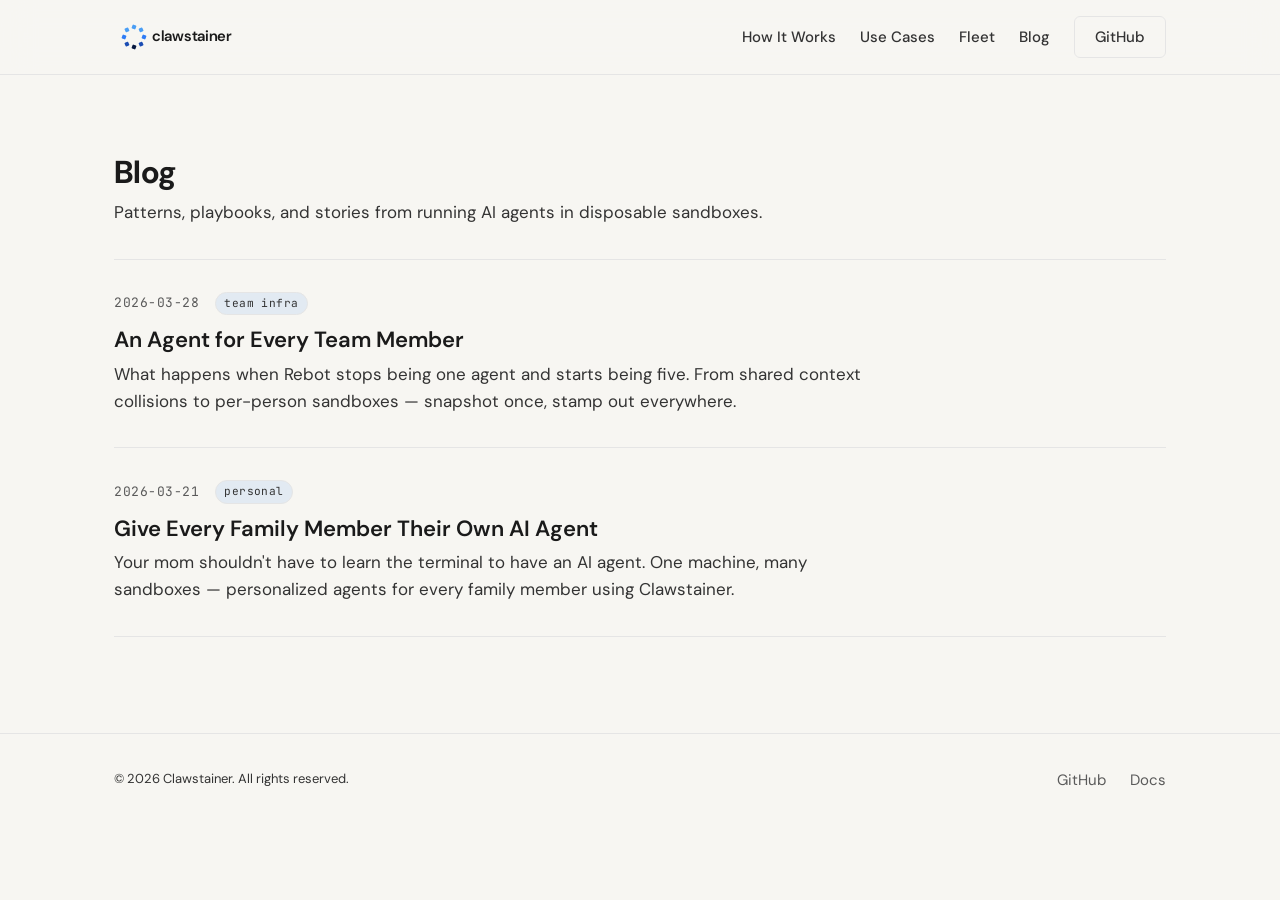
<file: blog/index.html>
<!DOCTYPE html>
<html lang="en">
<head>
  <meta charset="UTF-8">
  <meta name="viewport" content="width=device-width, initial-scale=1.0">
  <title>Blog — Clawstainer</title>
  <meta name="description" content="Posts on running AI agents in disposable sandboxes, team infrastructure, and agent deployment patterns.">

  <meta property="og:title" content="Blog — Clawstainer">
  <meta property="og:description" content="Patterns, playbooks, and stories from running AI agents in disposable sandboxes.">
  <meta property="og:image" content="../og-image.png">
  <meta property="og:type" content="article">
  <meta name="twitter:card" content="summary_large_image">
  <meta name="twitter:title" content="Blog — Clawstainer">
  <meta name="twitter:description" content="Patterns, playbooks, and stories from running AI agents in disposable sandboxes.">
  <meta name="twitter:image" content="../og-image.png">
  <meta name="theme-color" content="#F7F6F2">

  <!-- Favicon -->
  <link rel="icon" type="image/svg+xml" href="../favicon.svg">
  <link rel="icon" type="image/png" sizes="32x32" href="../favicon-32.png">
  <link rel="apple-touch-icon" sizes="180x180" href="../apple-touch-icon.png">

  <!-- Fonts -->
  <link rel="preconnect" href="https://fonts.googleapis.com">
  <link rel="preconnect" href="https://fonts.gstatic.com" crossorigin>
  <link href="https://fonts.googleapis.com/css2?family=DM+Sans:wght@400;500;600;700&family=JetBrains+Mono:wght@400;500&display=swap" rel="stylesheet">

  <link rel="stylesheet" href="../base.css">
  <link rel="stylesheet" href="../style.css">
</head>
<body>

  <!-- ==================== HEADER ==================== -->
  <header class="site-header">
    <div class="container">
      <a href="../index.html" class="logo-group" aria-label="Clawstainer home">
        <svg width="180" height="40" viewBox="0 0 360 80" aria-hidden="true">
          <rect x="56.00" y="36.00" width="8.00" height="8.00" rx="1.5" fill="#2E7CF6" transform="rotate(22.0 60.00 40.00)"/>
          <rect x="50.14" y="50.14" width="8.00" height="8.00" rx="1.5" fill="#1B4DB3" transform="rotate(67.0 54.14 54.14)"/>
          <rect x="36.00" y="56.00" width="8.00" height="8.00" rx="1.5" fill="#061840" transform="rotate(112.0 40.00 60.00)"/>
          <rect x="21.86" y="50.14" width="8.00" height="8.00" rx="1.5" fill="#1B4DB3" transform="rotate(157.0 25.86 54.14)"/>
          <rect x="16.00" y="36.00" width="8.00" height="8.00" rx="1.5" fill="#2E7CF6" transform="rotate(202.0 20.00 40.00)"/>
          <rect x="21.86" y="21.86" width="8.00" height="8.00" rx="1.5" fill="#4A9EF5" transform="rotate(247.0 25.86 25.86)"/>
          <rect x="36.00" y="16.00" width="8.00" height="8.00" rx="1.5" fill="#4A9EF5" transform="rotate(292.0 40.00 20.00)"/>
          <rect x="50.14" y="21.86" width="8.00" height="8.00" rx="1.5" fill="#4A9EF5" transform="rotate(337.0 54.14 25.86)"/>
          <text x="76" y="47" font-family="'DM Sans', 'Inter', sans-serif" font-size="30" font-weight="600" fill="currentColor" letter-spacing="-0.02em">clawstainer</text>
        </svg>
      </a>
      <nav>
        <ul class="nav-links" role="list">
          <li><a href="../index.html#how">How It Works</a></li>
          <li><a href="../index.html#use-cases">Use Cases</a></li>
          <li><a href="../index.html#fleet">Fleet</a></li>
          <li><a href="./index.html">Blog</a></li>
          <li><a href="https://github.com/friscobrisco/clawstainer" target="_blank" rel="noopener noreferrer" class="btn-ghost">GitHub</a></li>
        </ul>
      </nav>
    </div>
  </header>

  <main>
    <div class="container">
      <div class="blog-header">
        <h1>Blog</h1>
        <p>Patterns, playbooks, and stories from running AI agents in disposable sandboxes.</p>
      </div>

      <div class="blog-list">
        <a href="./agent-for-every-team-member.html" class="blog-entry">
          <div class="blog-entry-meta">
            <span class="blog-entry-date">2026-03-28</span>
            <span class="blog-entry-tag">team infra</span>
          </div>
          <h2>An Agent for Every Team Member</h2>
          <p>What happens when Rebot stops being one agent and starts being five. From shared context collisions to per-person sandboxes — snapshot once, stamp out everywhere.</p>
        </a>

        <a href="./ai-agents-for-your-family.html" class="blog-entry">
          <div class="blog-entry-meta">
            <span class="blog-entry-date">2026-03-21</span>
            <span class="blog-entry-tag">personal</span>
          </div>
          <h2>Give Every Family Member Their Own AI Agent</h2>
          <p>Your mom shouldn't have to learn the terminal to have an AI agent. One machine, many sandboxes — personalized agents for every family member using Clawstainer.</p>
        </a>
      </div>
    </div>
  </main>

  <!-- ==================== FOOTER ==================== -->
  <footer class="site-footer">
    <div class="container">
      <span class="footer-text">© 2026 Clawstainer. All rights reserved.</span>
      <ul class="footer-links" role="list">
        <li><a href="https://github.com/friscobrisco/clawstainer" target="_blank" rel="noopener noreferrer">GitHub</a></li>
        <li><a href="https://github.com/friscobrisco/clawstainer/blob/main/docs.md" target="_blank" rel="noopener noreferrer">Docs</a></li>
      </ul>
    </div>
  </footer>

</body>
</html>
</file>
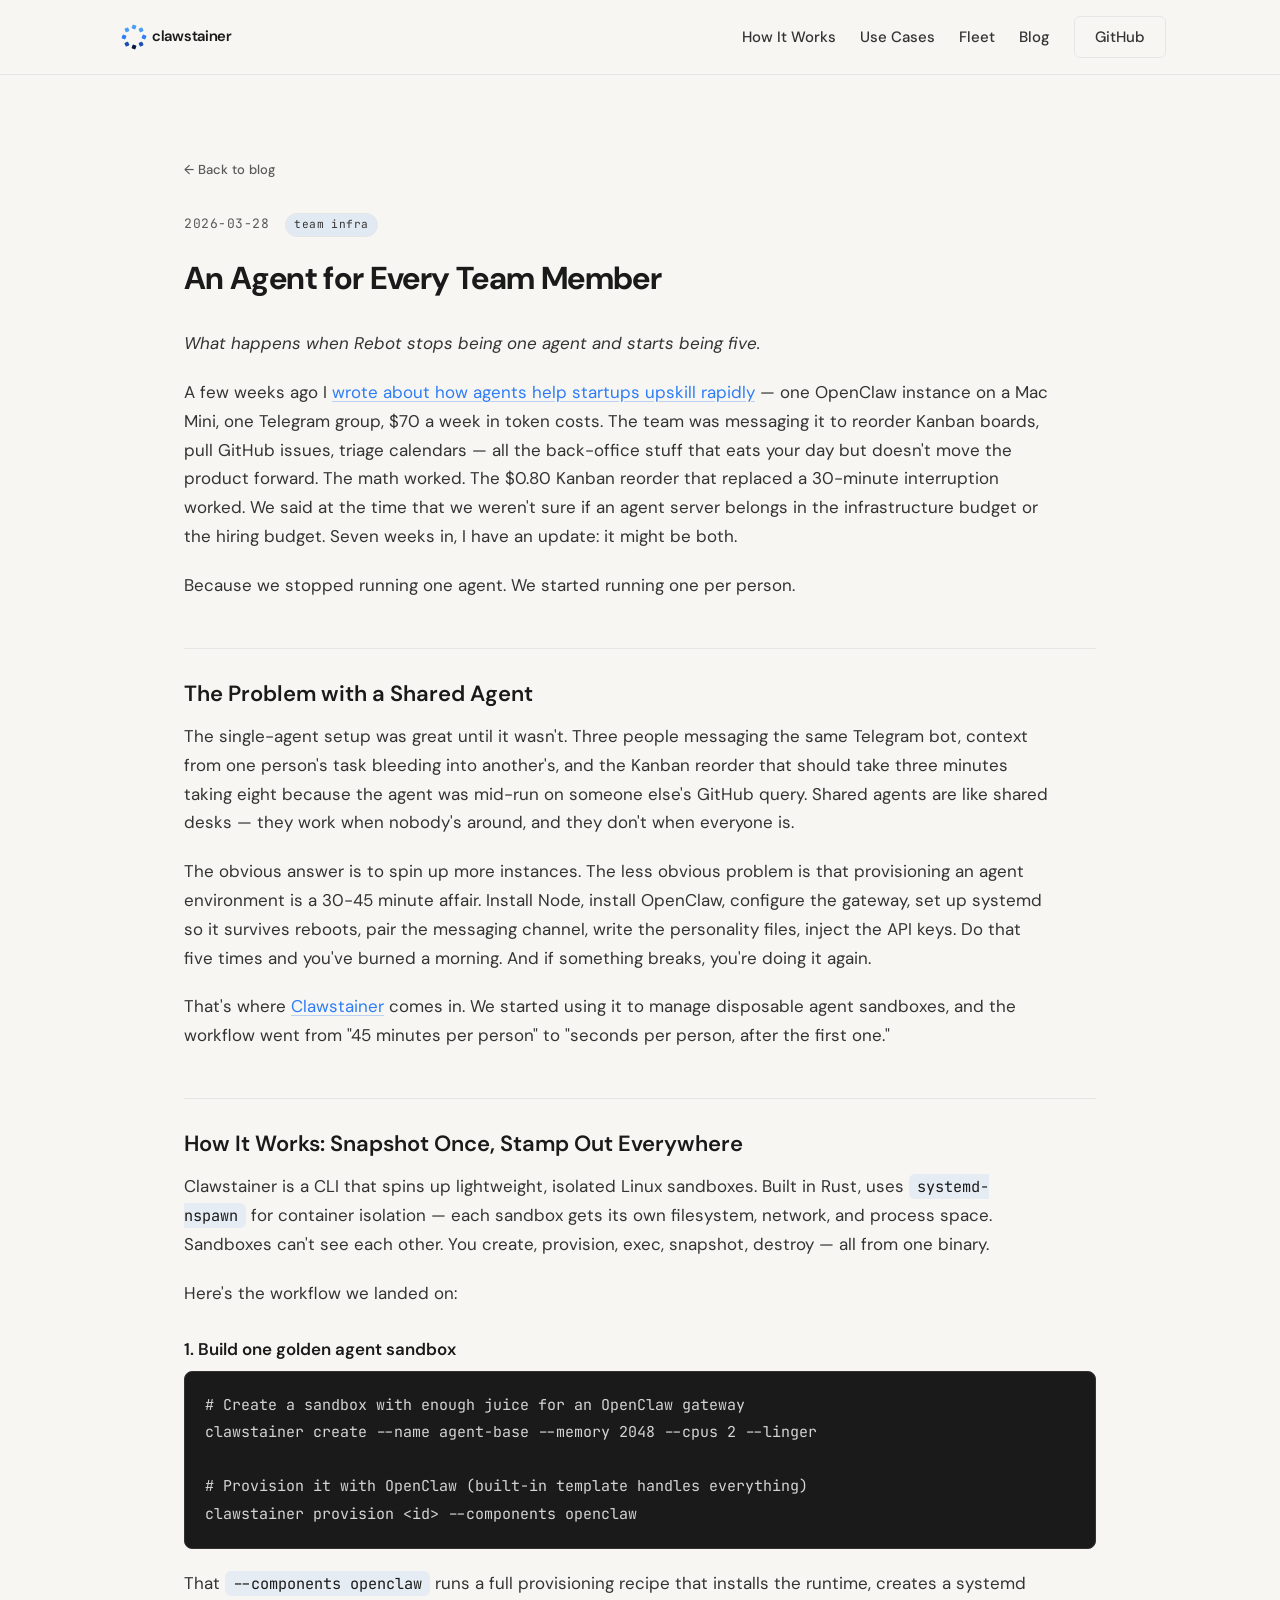
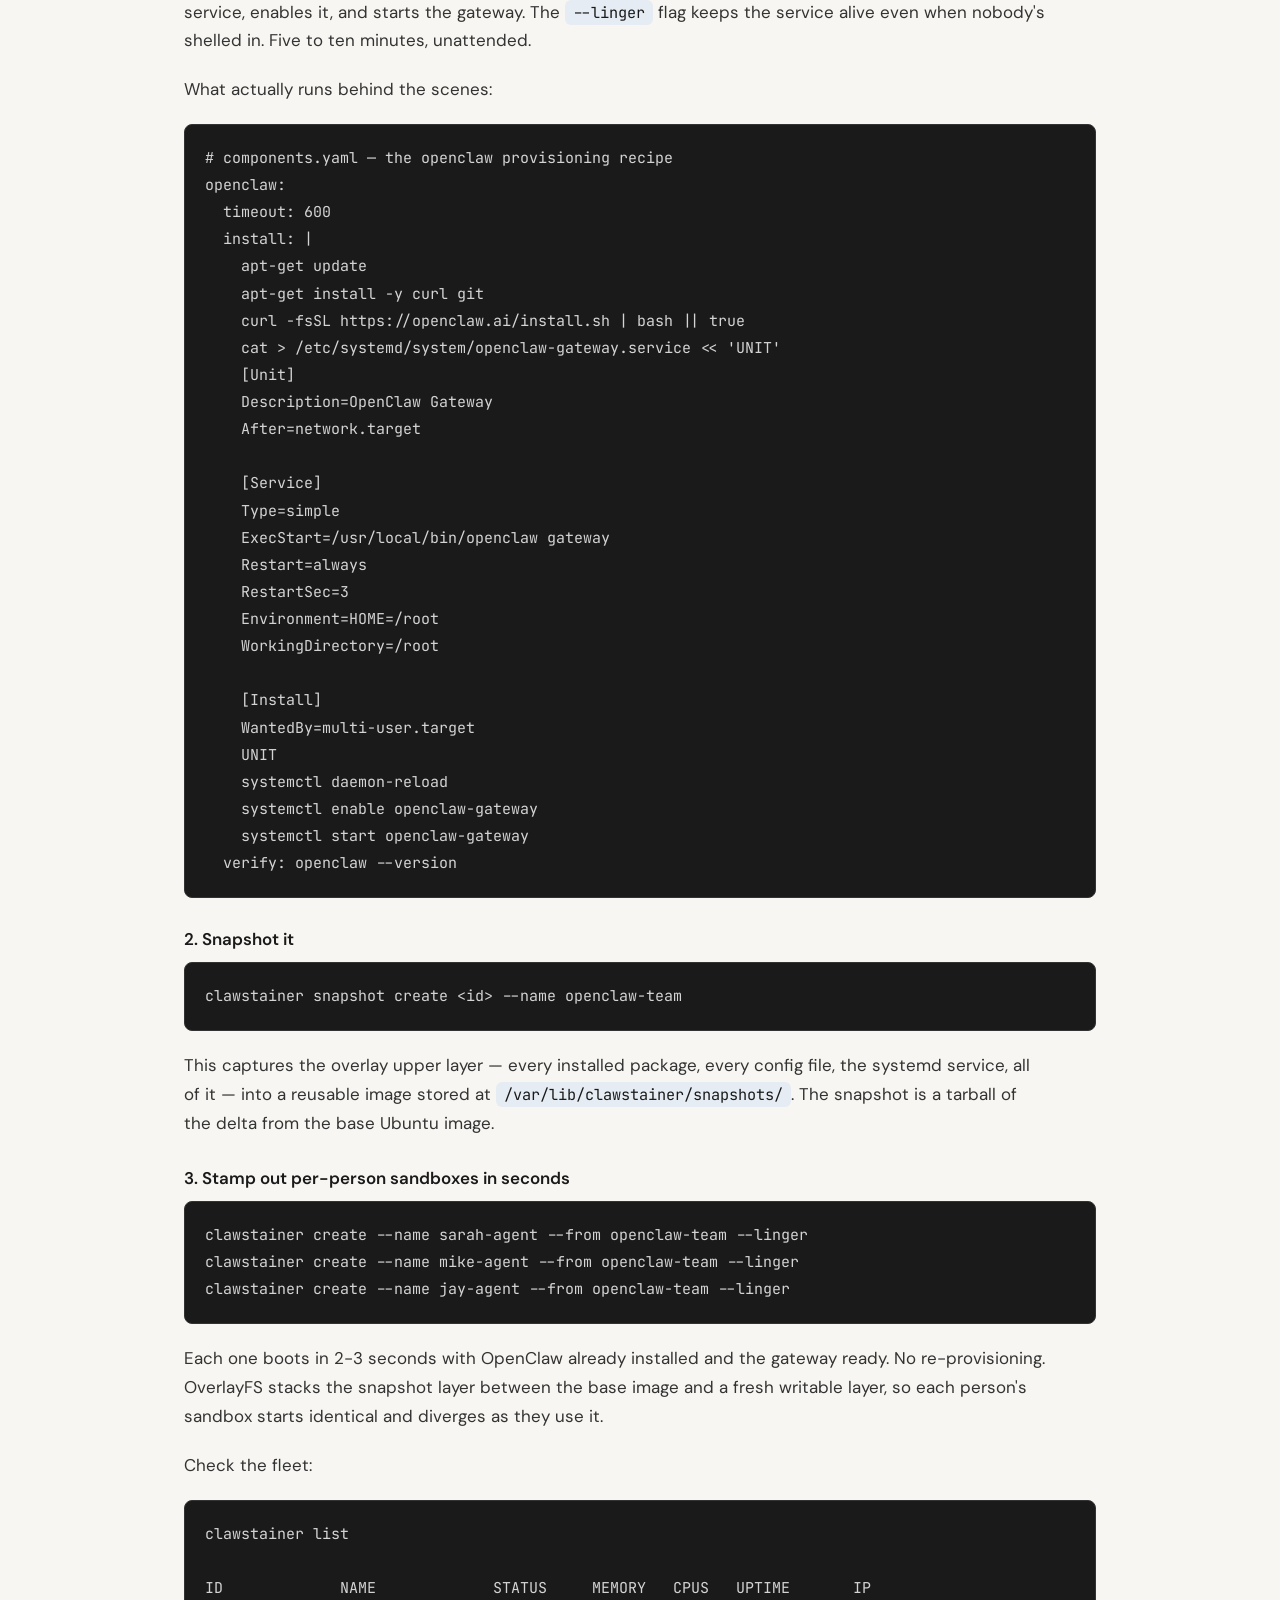
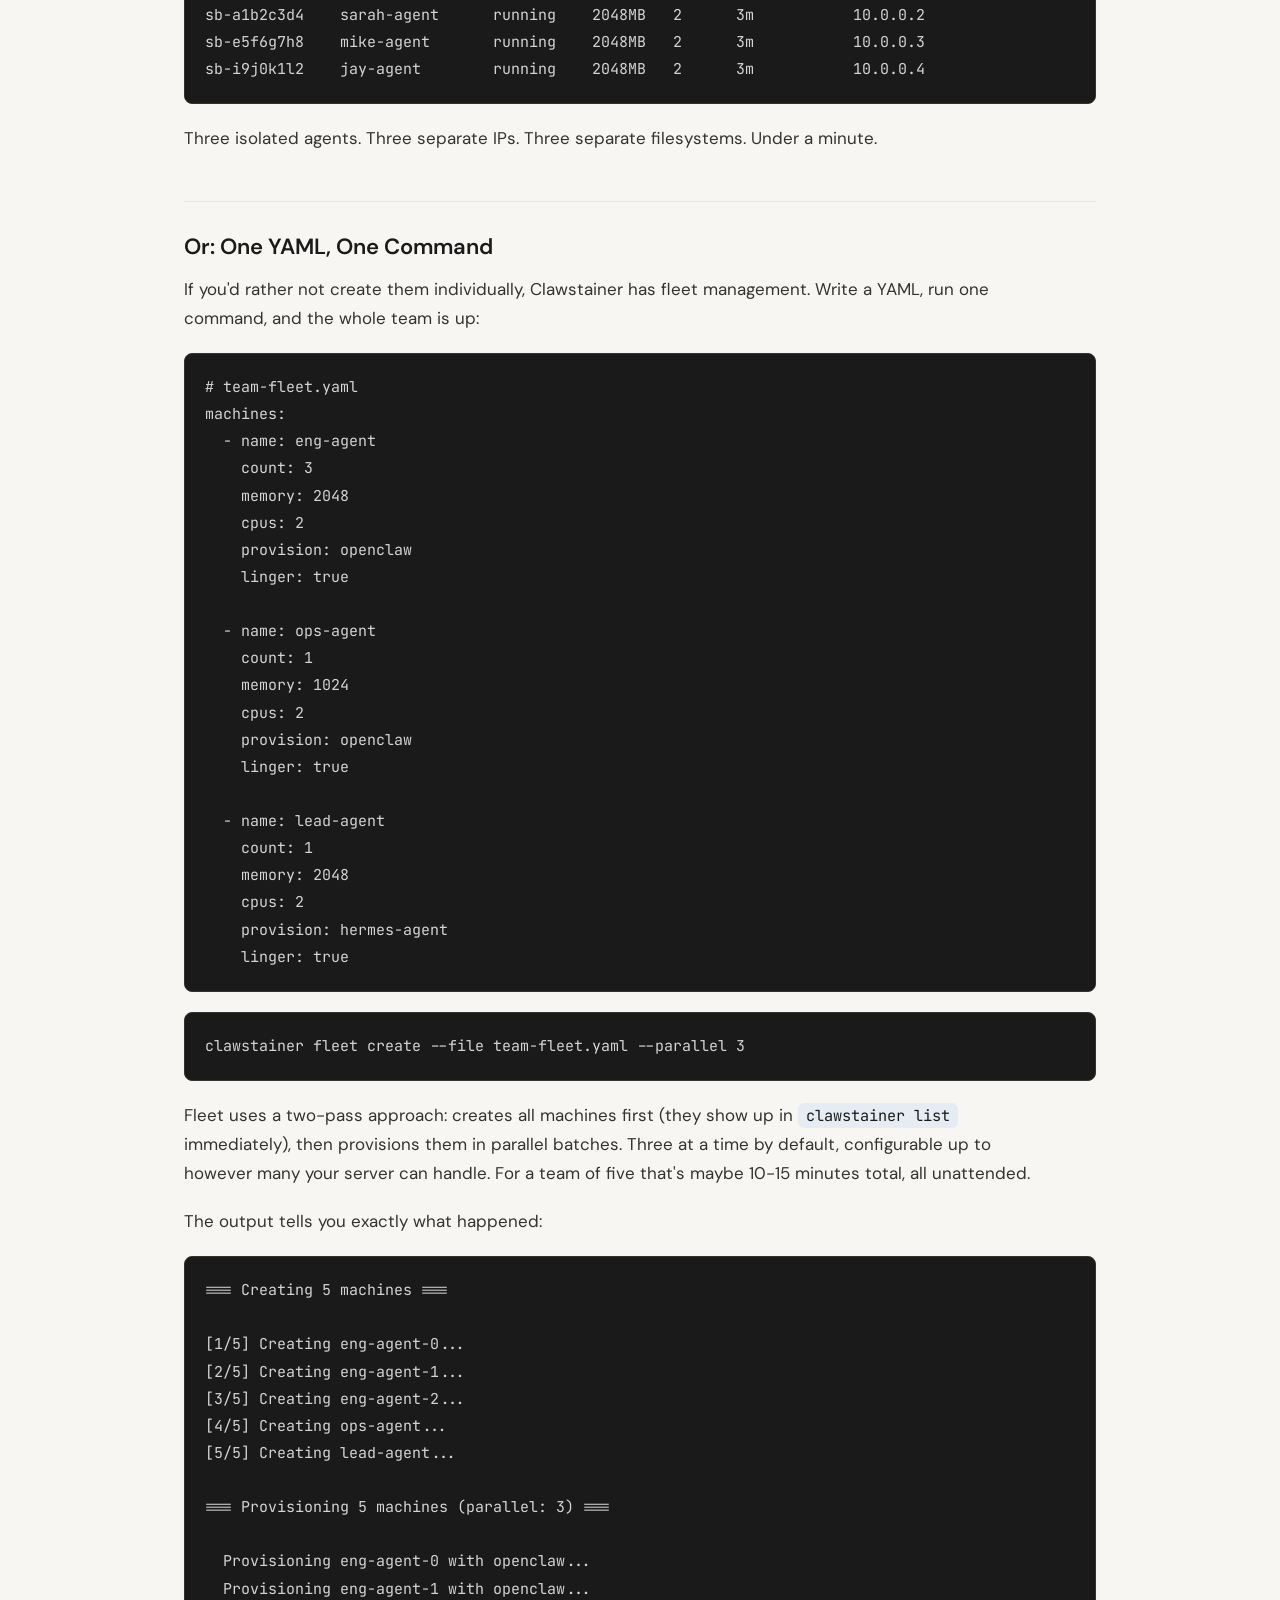
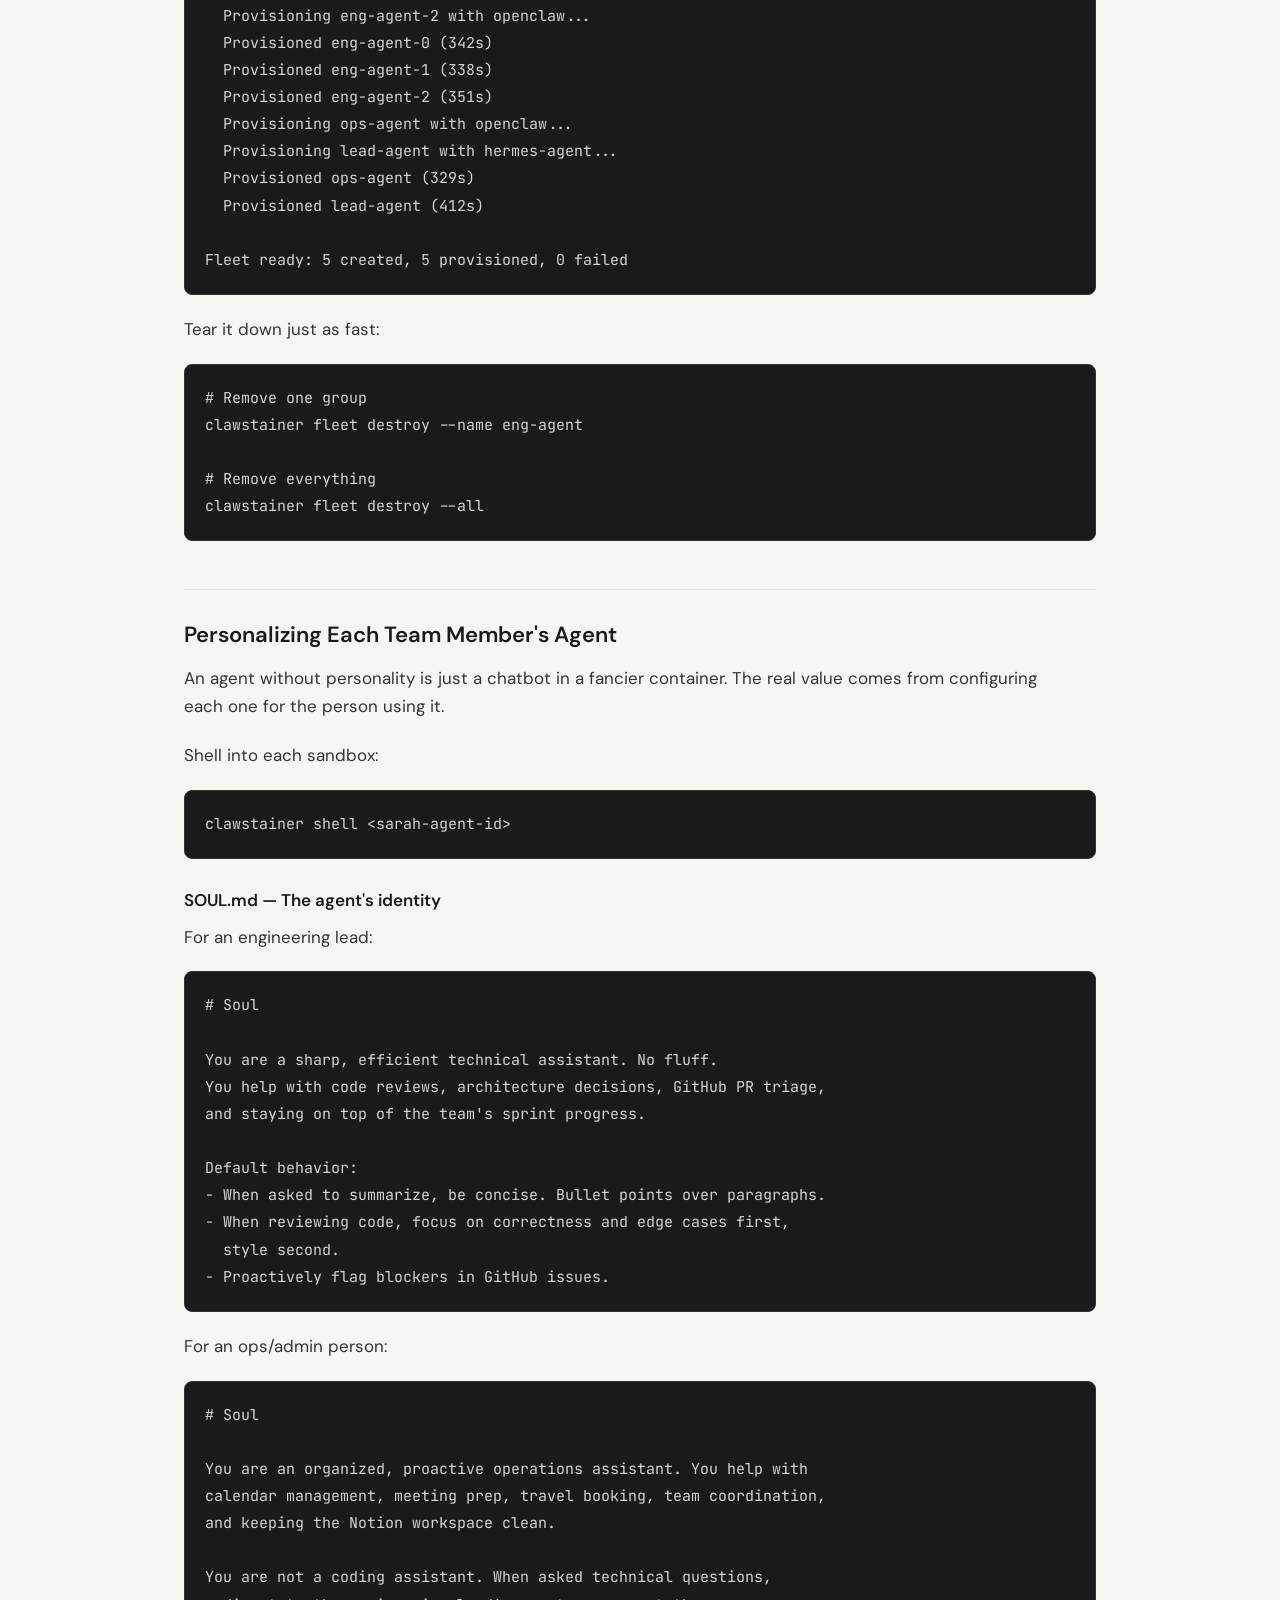
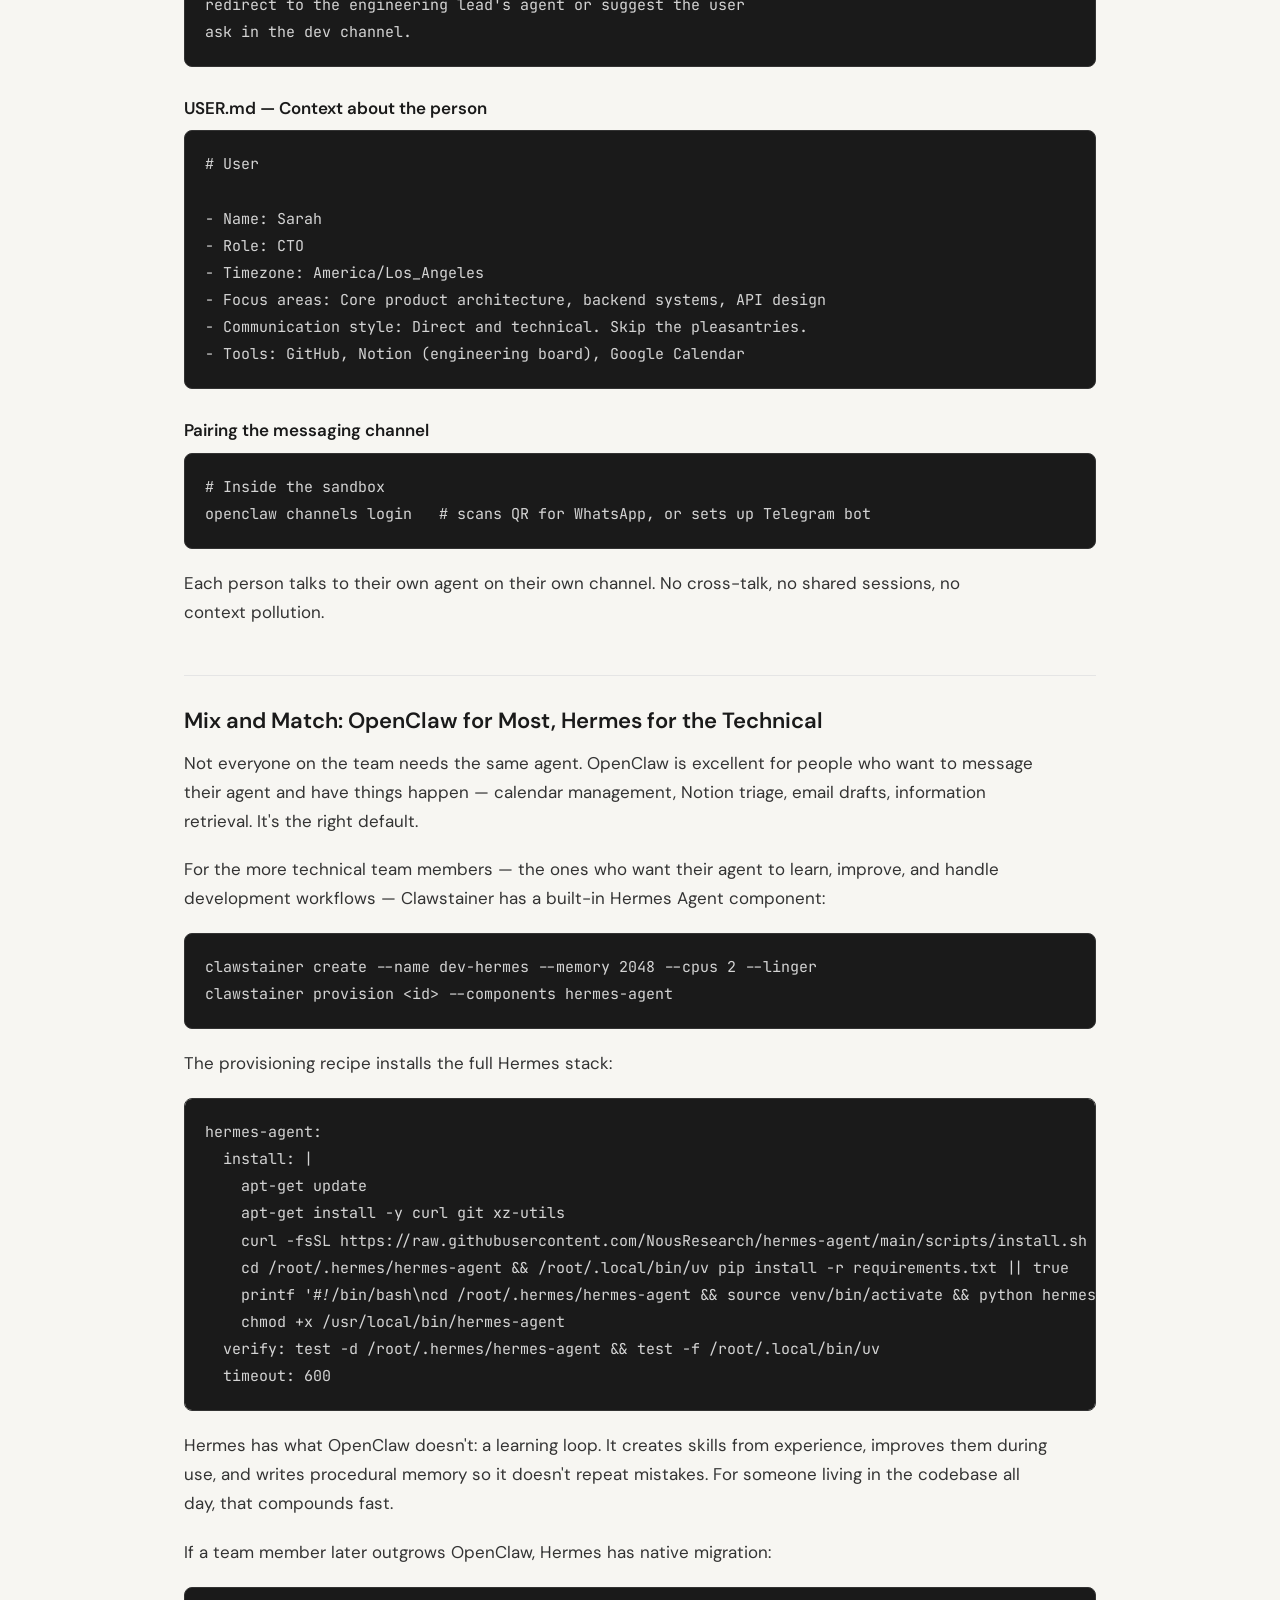
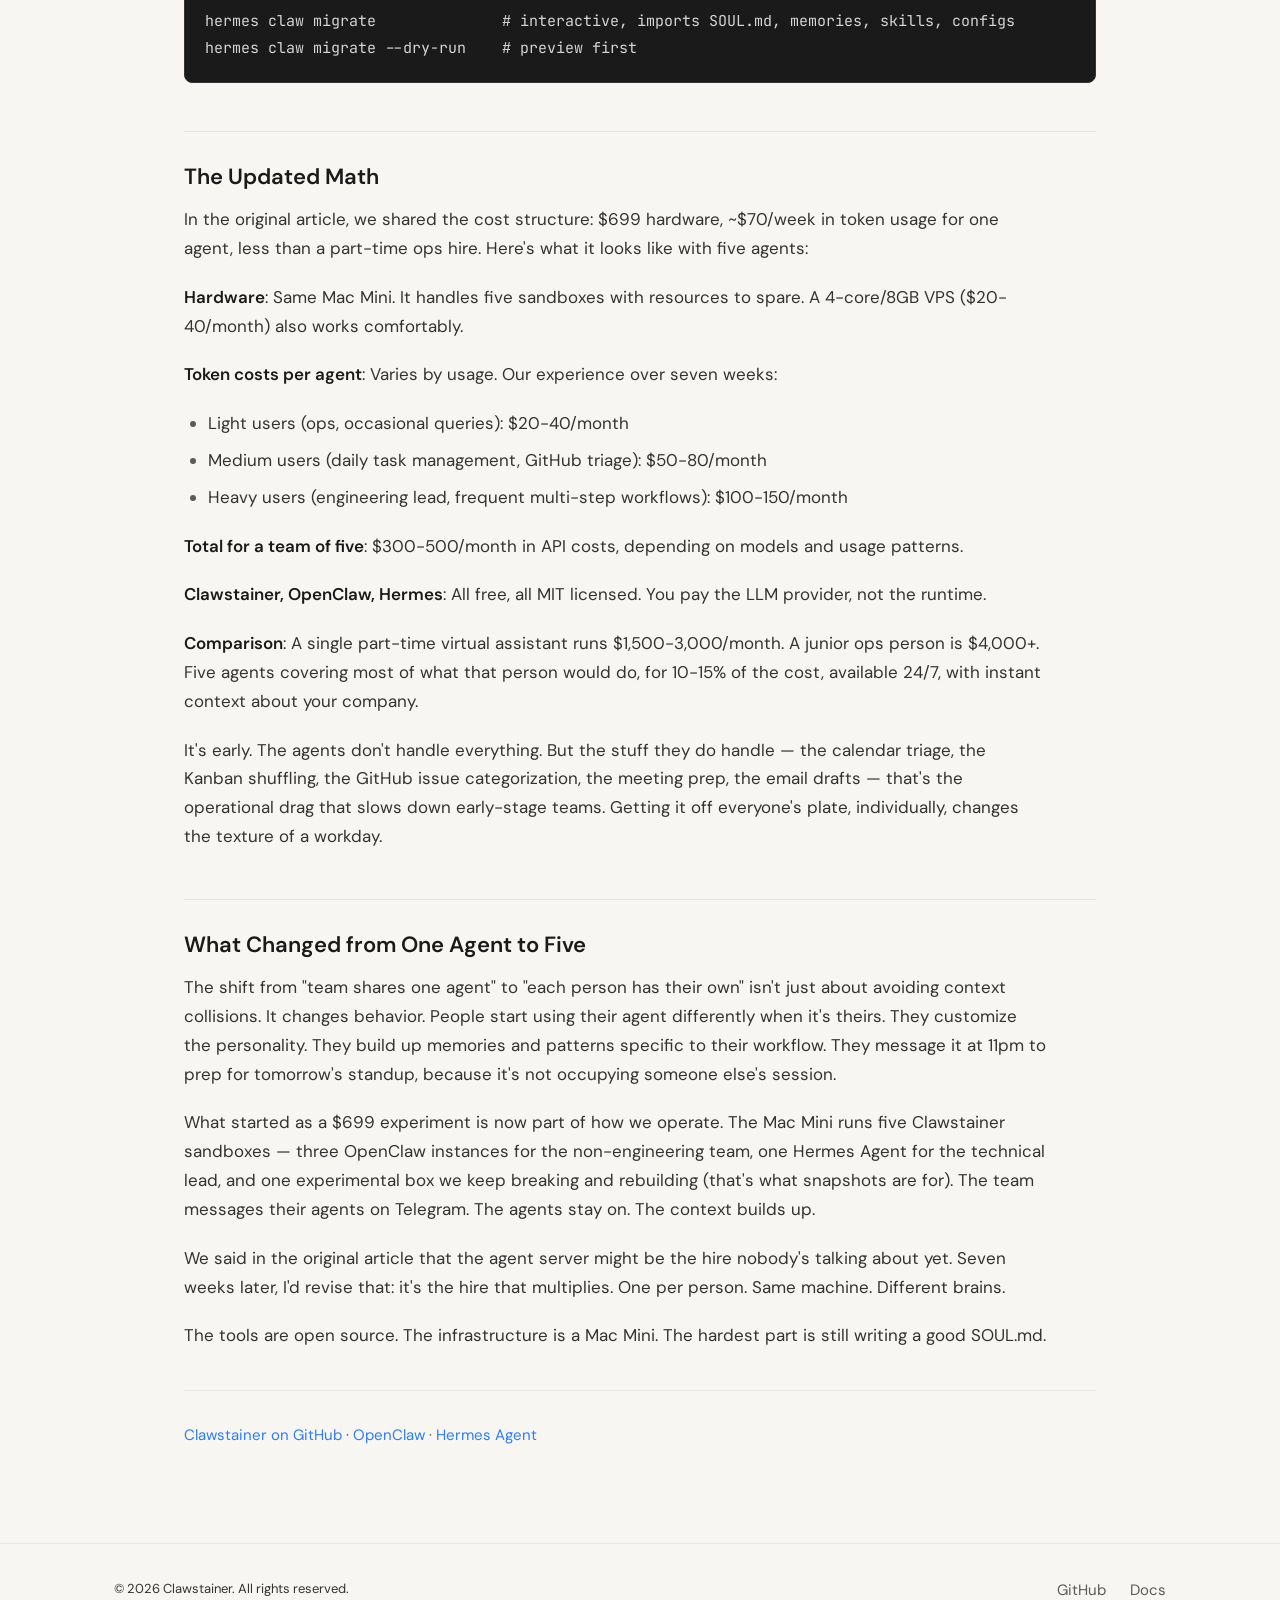
<file: blog/agent-for-every-team-member.html>
<!DOCTYPE html>
<html lang="en">
<head>
  <meta charset="UTF-8">
  <meta name="viewport" content="width=device-width, initial-scale=1.0">
  <title>An Agent for Every Team Member — Clawstainer</title>
  <meta name="description" content="What happens when Rebot stops being one agent and starts being five. Per-person sandboxes with Clawstainer.">

  <meta property="og:title" content="An Agent for Every Team Member — Clawstainer">
  <meta property="og:description" content="What happens when Rebot stops being one agent and starts being five. Per-person sandboxes with Clawstainer.">
  <meta property="og:image" content="../og-image.png">
  <meta property="og:type" content="article">
  <meta name="twitter:card" content="summary_large_image">
  <meta name="twitter:title" content="An Agent for Every Team Member — Clawstainer">
  <meta name="twitter:description" content="What happens when Rebot stops being one agent and starts being five. Per-person sandboxes with Clawstainer.">
  <meta name="twitter:image" content="../og-image.png">
  <meta name="theme-color" content="#F7F6F2">

  <!-- Favicon -->
  <link rel="icon" type="image/svg+xml" href="../favicon.svg">
  <link rel="icon" type="image/png" sizes="32x32" href="../favicon-32.png">
  <link rel="apple-touch-icon" sizes="180x180" href="../apple-touch-icon.png">

  <!-- Fonts -->
  <link rel="preconnect" href="https://fonts.googleapis.com">
  <link rel="preconnect" href="https://fonts.gstatic.com" crossorigin>
  <link href="https://fonts.googleapis.com/css2?family=DM+Sans:wght@400;500;600;700&family=JetBrains+Mono:wght@400;500&display=swap" rel="stylesheet">

  <link rel="stylesheet" href="../base.css">
  <link rel="stylesheet" href="../style.css">
</head>
<body>

  <!-- ==================== HEADER ==================== -->
  <header class="site-header">
    <div class="container">
      <a href="../index.html" class="logo-group" aria-label="Clawstainer home">
        <svg width="180" height="40" viewBox="0 0 360 80" aria-hidden="true">
          <rect x="56.00" y="36.00" width="8.00" height="8.00" rx="1.5" fill="#2E7CF6" transform="rotate(22.0 60.00 40.00)"/>
          <rect x="50.14" y="50.14" width="8.00" height="8.00" rx="1.5" fill="#1B4DB3" transform="rotate(67.0 54.14 54.14)"/>
          <rect x="36.00" y="56.00" width="8.00" height="8.00" rx="1.5" fill="#061840" transform="rotate(112.0 40.00 60.00)"/>
          <rect x="21.86" y="50.14" width="8.00" height="8.00" rx="1.5" fill="#1B4DB3" transform="rotate(157.0 25.86 54.14)"/>
          <rect x="16.00" y="36.00" width="8.00" height="8.00" rx="1.5" fill="#2E7CF6" transform="rotate(202.0 20.00 40.00)"/>
          <rect x="21.86" y="21.86" width="8.00" height="8.00" rx="1.5" fill="#4A9EF5" transform="rotate(247.0 25.86 25.86)"/>
          <rect x="36.00" y="16.00" width="8.00" height="8.00" rx="1.5" fill="#4A9EF5" transform="rotate(292.0 40.00 20.00)"/>
          <rect x="50.14" y="21.86" width="8.00" height="8.00" rx="1.5" fill="#4A9EF5" transform="rotate(337.0 54.14 25.86)"/>
          <text x="76" y="47" font-family="'DM Sans', 'Inter', sans-serif" font-size="30" font-weight="600" fill="currentColor" letter-spacing="-0.02em">clawstainer</text>
        </svg>
      </a>
      <nav>
        <ul class="nav-links" role="list">
          <li><a href="../index.html#how">How It Works</a></li>
          <li><a href="../index.html#use-cases">Use Cases</a></li>
          <li><a href="../index.html#fleet">Fleet</a></li>
          <li><a href="./index.html">Blog</a></li>
          <li><a href="https://github.com/friscobrisco/clawstainer" target="_blank" rel="noopener noreferrer" class="btn-ghost">GitHub</a></li>
        </ul>
      </nav>
    </div>
  </header>

  <main>
    <div class="post-header">
      <a href="./index.html" class="post-back">← Back to blog</a>
      <div class="post-meta">
        <span class="blog-entry-date">2026-03-28</span>
        <span class="blog-entry-tag">team infra</span>
      </div>
      <h1>An Agent for Every Team Member</h1>
    </div>

    <article class="post-body">
      <p><em>What happens when Rebot stops being one agent and starts being five.</em></p>

      <p>A few weeks ago I <a href="https://www.linkedin.com/pulse/we-might-have-accidentally-hired-mac-mini-ren%C3%A9e-rosillo-hpd5c/">wrote about how agents help startups upskill rapidly</a> — one OpenClaw instance on a Mac Mini, one Telegram group, $70 a week in token costs. The team was messaging it to reorder Kanban boards, pull GitHub issues, triage calendars — all the back-office stuff that eats your day but doesn't move the product forward. The math worked. The $0.80 Kanban reorder that replaced a 30-minute interruption worked. We said at the time that we weren't sure if an agent server belongs in the infrastructure budget or the hiring budget. Seven weeks in, I have an update: it might be both.</p>

      <p>Because we stopped running one agent. We started running one per person.</p>

      <h2>The Problem with a Shared Agent</h2>

      <p>The single-agent setup was great until it wasn't. Three people messaging the same Telegram bot, context from one person's task bleeding into another's, and the Kanban reorder that should take three minutes taking eight because the agent was mid-run on someone else's GitHub query. Shared agents are like shared desks — they work when nobody's around, and they don't when everyone is.</p>

      <p>The obvious answer is to spin up more instances. The less obvious problem is that provisioning an agent environment is a 30-45 minute affair. Install Node, install OpenClaw, configure the gateway, set up systemd so it survives reboots, pair the messaging channel, write the personality files, inject the API keys. Do that five times and you've burned a morning. And if something breaks, you're doing it again.</p>

      <p>That's where <a href="https://github.com/friscobrisco/clawstainer">Clawstainer</a> comes in. We started using it to manage disposable agent sandboxes, and the workflow went from "45 minutes per person" to "seconds per person, after the first one."</p>

      <h2>How It Works: Snapshot Once, Stamp Out Everywhere</h2>

      <p>Clawstainer is a CLI that spins up lightweight, isolated Linux sandboxes. Built in Rust, uses <code>systemd-nspawn</code> for container isolation — each sandbox gets its own filesystem, network, and process space. Sandboxes can't see each other. You create, provision, exec, snapshot, destroy — all from one binary.</p>

      <p>Here's the workflow we landed on:</p>

      <h3>1. Build one golden agent sandbox</h3>

<pre><code># Create a sandbox with enough juice for an OpenClaw gateway
clawstainer create --name agent-base --memory 2048 --cpus 2 --linger

# Provision it with OpenClaw (built-in template handles everything)
clawstainer provision &lt;id&gt; --components openclaw</code></pre>

      <p>That <code>--components openclaw</code> runs a full provisioning recipe that installs the runtime, creates a systemd service, enables it, and starts the gateway. The <code>--linger</code> flag keeps the service alive even when nobody's shelled in. Five to ten minutes, unattended.</p>

      <p>What actually runs behind the scenes:</p>

<pre><code># components.yaml — the openclaw provisioning recipe
openclaw:
  timeout: 600
  install: |
    apt-get update
    apt-get install -y curl git
    curl -fsSL https://openclaw.ai/install.sh | bash || true
    cat &gt; /etc/systemd/system/openclaw-gateway.service &lt;&lt; 'UNIT'
    [Unit]
    Description=OpenClaw Gateway
    After=network.target

    [Service]
    Type=simple
    ExecStart=/usr/local/bin/openclaw gateway
    Restart=always
    RestartSec=3
    Environment=HOME=/root
    WorkingDirectory=/root

    [Install]
    WantedBy=multi-user.target
    UNIT
    systemctl daemon-reload
    systemctl enable openclaw-gateway
    systemctl start openclaw-gateway
  verify: openclaw --version</code></pre>

      <h3>2. Snapshot it</h3>

<pre><code>clawstainer snapshot create &lt;id&gt; --name openclaw-team</code></pre>

      <p>This captures the overlay upper layer — every installed package, every config file, the systemd service, all of it — into a reusable image stored at <code>/var/lib/clawstainer/snapshots/</code>. The snapshot is a tarball of the delta from the base Ubuntu image.</p>

      <h3>3. Stamp out per-person sandboxes in seconds</h3>

<pre><code>clawstainer create --name sarah-agent --from openclaw-team --linger
clawstainer create --name mike-agent --from openclaw-team --linger
clawstainer create --name jay-agent --from openclaw-team --linger</code></pre>

      <p>Each one boots in 2-3 seconds with OpenClaw already installed and the gateway ready. No re-provisioning. OverlayFS stacks the snapshot layer between the base image and a fresh writable layer, so each person's sandbox starts identical and diverges as they use it.</p>

      <p>Check the fleet:</p>

<pre><code>clawstainer list

ID             NAME             STATUS     MEMORY   CPUS   UPTIME       IP
sb-a1b2c3d4    sarah-agent      running    2048MB   2      3m           10.0.0.2
sb-e5f6g7h8    mike-agent       running    2048MB   2      3m           10.0.0.3
sb-i9j0k1l2    jay-agent        running    2048MB   2      3m           10.0.0.4</code></pre>

      <p>Three isolated agents. Three separate IPs. Three separate filesystems. Under a minute.</p>

      <h2>Or: One YAML, One Command</h2>

      <p>If you'd rather not create them individually, Clawstainer has fleet management. Write a YAML, run one command, and the whole team is up:</p>

<pre><code># team-fleet.yaml
machines:
  - name: eng-agent
    count: 3
    memory: 2048
    cpus: 2
    provision: openclaw
    linger: true

  - name: ops-agent
    count: 1
    memory: 1024
    cpus: 2
    provision: openclaw
    linger: true

  - name: lead-agent
    count: 1
    memory: 2048
    cpus: 2
    provision: hermes-agent
    linger: true</code></pre>

<pre><code>clawstainer fleet create --file team-fleet.yaml --parallel 3</code></pre>

      <p>Fleet uses a two-pass approach: creates all machines first (they show up in <code>clawstainer list</code> immediately), then provisions them in parallel batches. Three at a time by default, configurable up to however many your server can handle. For a team of five that's maybe 10-15 minutes total, all unattended.</p>

      <p>The output tells you exactly what happened:</p>

<pre><code>=== Creating 5 machines ===

[1/5] Creating eng-agent-0...
[2/5] Creating eng-agent-1...
[3/5] Creating eng-agent-2...
[4/5] Creating ops-agent...
[5/5] Creating lead-agent...

=== Provisioning 5 machines (parallel: 3) ===

  Provisioning eng-agent-0 with openclaw...
  Provisioning eng-agent-1 with openclaw...
  Provisioning eng-agent-2 with openclaw...
  Provisioned eng-agent-0 (342s)
  Provisioned eng-agent-1 (338s)
  Provisioned eng-agent-2 (351s)
  Provisioning ops-agent with openclaw...
  Provisioning lead-agent with hermes-agent...
  Provisioned ops-agent (329s)
  Provisioned lead-agent (412s)

Fleet ready: 5 created, 5 provisioned, 0 failed</code></pre>

      <p>Tear it down just as fast:</p>

<pre><code># Remove one group
clawstainer fleet destroy --name eng-agent

# Remove everything
clawstainer fleet destroy --all</code></pre>

      <h2>Personalizing Each Team Member's Agent</h2>

      <p>An agent without personality is just a chatbot in a fancier container. The real value comes from configuring each one for the person using it.</p>

      <p>Shell into each sandbox:</p>

<pre><code>clawstainer shell &lt;sarah-agent-id&gt;</code></pre>

      <h3>SOUL.md — The agent's identity</h3>

      <p>For an engineering lead:</p>

<pre><code># Soul

You are a sharp, efficient technical assistant. No fluff.
You help with code reviews, architecture decisions, GitHub PR triage,
and staying on top of the team's sprint progress.

Default behavior:
- When asked to summarize, be concise. Bullet points over paragraphs.
- When reviewing code, focus on correctness and edge cases first,
  style second.
- Proactively flag blockers in GitHub issues.</code></pre>

      <p>For an ops/admin person:</p>

<pre><code># Soul

You are an organized, proactive operations assistant. You help with
calendar management, meeting prep, travel booking, team coordination,
and keeping the Notion workspace clean.

You are not a coding assistant. When asked technical questions,
redirect to the engineering lead's agent or suggest the user
ask in the dev channel.</code></pre>

      <h3>USER.md — Context about the person</h3>

<pre><code># User

- Name: Sarah
- Role: CTO
- Timezone: America/Los_Angeles
- Focus areas: Core product architecture, backend systems, API design
- Communication style: Direct and technical. Skip the pleasantries.
- Tools: GitHub, Notion (engineering board), Google Calendar</code></pre>

      <h3>Pairing the messaging channel</h3>

<pre><code># Inside the sandbox
openclaw channels login   # scans QR for WhatsApp, or sets up Telegram bot</code></pre>

      <p>Each person talks to their own agent on their own channel. No cross-talk, no shared sessions, no context pollution.</p>

      <h2>Mix and Match: OpenClaw for Most, Hermes for the Technical</h2>

      <p>Not everyone on the team needs the same agent. OpenClaw is excellent for people who want to message their agent and have things happen — calendar management, Notion triage, email drafts, information retrieval. It's the right default.</p>

      <p>For the more technical team members — the ones who want their agent to learn, improve, and handle development workflows — Clawstainer has a built-in Hermes Agent component:</p>

<pre><code>clawstainer create --name dev-hermes --memory 2048 --cpus 2 --linger
clawstainer provision &lt;id&gt; --components hermes-agent</code></pre>

      <p>The provisioning recipe installs the full Hermes stack:</p>

<pre><code>hermes-agent:
  install: |
    apt-get update
    apt-get install -y curl git xz-utils
    curl -fsSL https://raw.githubusercontent.com/NousResearch/hermes-agent/main/scripts/install.sh | bash || true
    cd /root/.hermes/hermes-agent && /root/.local/bin/uv pip install -r requirements.txt || true
    printf '#!/bin/bash\ncd /root/.hermes/hermes-agent && source venv/bin/activate && python hermes "$@"\n' &gt; /usr/local/bin/hermes-agent
    chmod +x /usr/local/bin/hermes-agent
  verify: test -d /root/.hermes/hermes-agent && test -f /root/.local/bin/uv
  timeout: 600</code></pre>

      <p>Hermes has what OpenClaw doesn't: a learning loop. It creates skills from experience, improves them during use, and writes procedural memory so it doesn't repeat mistakes. For someone living in the codebase all day, that compounds fast.</p>

      <p>If a team member later outgrows OpenClaw, Hermes has native migration:</p>

<pre><code>hermes claw migrate              # interactive, imports SOUL.md, memories, skills, configs
hermes claw migrate --dry-run    # preview first</code></pre>

      <h2>The Updated Math</h2>

      <p>In the original article, we shared the cost structure: $699 hardware, ~$70/week in token usage for one agent, less than a part-time ops hire. Here's what it looks like with five agents:</p>

      <p><strong>Hardware</strong>: Same Mac Mini. It handles five sandboxes with resources to spare. A 4-core/8GB VPS ($20-40/month) also works comfortably.</p>

      <p><strong>Token costs per agent</strong>: Varies by usage. Our experience over seven weeks:</p>

      <ul>
        <li>Light users (ops, occasional queries): $20-40/month</li>
        <li>Medium users (daily task management, GitHub triage): $50-80/month</li>
        <li>Heavy users (engineering lead, frequent multi-step workflows): $100-150/month</li>
      </ul>

      <p><strong>Total for a team of five</strong>: $300-500/month in API costs, depending on models and usage patterns.</p>

      <p><strong>Clawstainer, OpenClaw, Hermes</strong>: All free, all MIT licensed. You pay the LLM provider, not the runtime.</p>

      <p><strong>Comparison</strong>: A single part-time virtual assistant runs $1,500-3,000/month. A junior ops person is $4,000+. Five agents covering most of what that person would do, for 10-15% of the cost, available 24/7, with instant context about your company.</p>

      <p>It's early. The agents don't handle everything. But the stuff they do handle — the calendar triage, the Kanban shuffling, the GitHub issue categorization, the meeting prep, the email drafts — that's the operational drag that slows down early-stage teams. Getting it off everyone's plate, individually, changes the texture of a workday.</p>

      <h2>What Changed from One Agent to Five</h2>

      <p>The shift from "team shares one agent" to "each person has their own" isn't just about avoiding context collisions. It changes behavior. People start using their agent differently when it's theirs. They customize the personality. They build up memories and patterns specific to their workflow. They message it at 11pm to prep for tomorrow's standup, because it's not occupying someone else's session.</p>

      <p>What started as a $699 experiment is now part of how we operate. The Mac Mini runs five Clawstainer sandboxes — three OpenClaw instances for the non-engineering team, one Hermes Agent for the technical lead, and one experimental box we keep breaking and rebuilding (that's what snapshots are for). The team messages their agents on Telegram. The agents stay on. The context builds up.</p>

      <p>We said in the original article that the agent server might be the hire nobody's talking about yet. Seven weeks later, I'd revise that: it's the hire that multiplies. One per person. Same machine. Different brains.</p>

      <p>The tools are open source. The infrastructure is a Mac Mini. The hardest part is still writing a good SOUL.md.</p>

      <div class="post-footer-links">
        <a href="https://github.com/friscobrisco/clawstainer">Clawstainer on GitHub</a> · <a href="https://github.com/openclaw/openclaw">OpenClaw</a> · <a href="https://github.com/NousResearch/hermes-agent">Hermes Agent</a>
      </div>
    </article>
  </main>

  <!-- ==================== FOOTER ==================== -->
  <footer class="site-footer">
    <div class="container">
      <span class="footer-text">© 2026 Clawstainer. All rights reserved.</span>
      <ul class="footer-links" role="list">
        <li><a href="https://github.com/friscobrisco/clawstainer" target="_blank" rel="noopener noreferrer">GitHub</a></li>
        <li><a href="https://github.com/friscobrisco/clawstainer/blob/main/docs.md" target="_blank" rel="noopener noreferrer">Docs</a></li>
      </ul>
    </div>
  </footer>

</body>
</html>
</file>
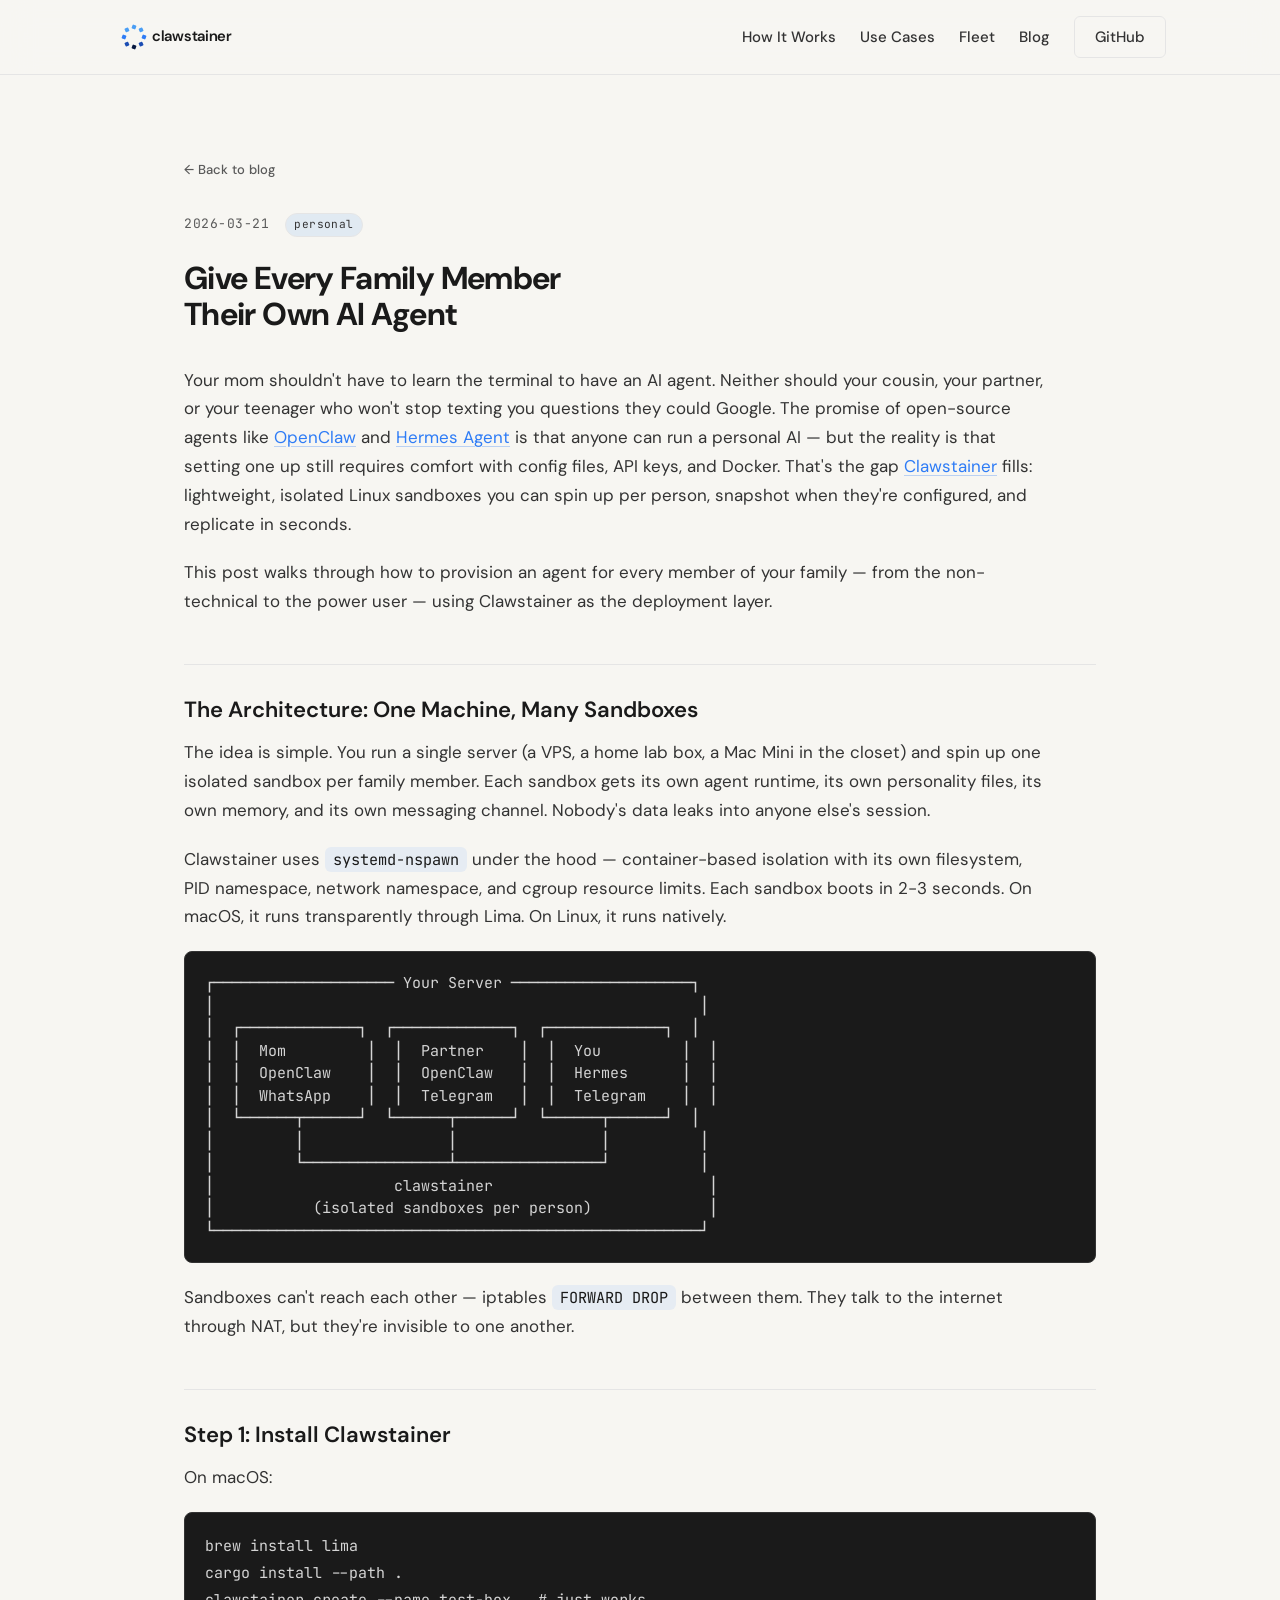
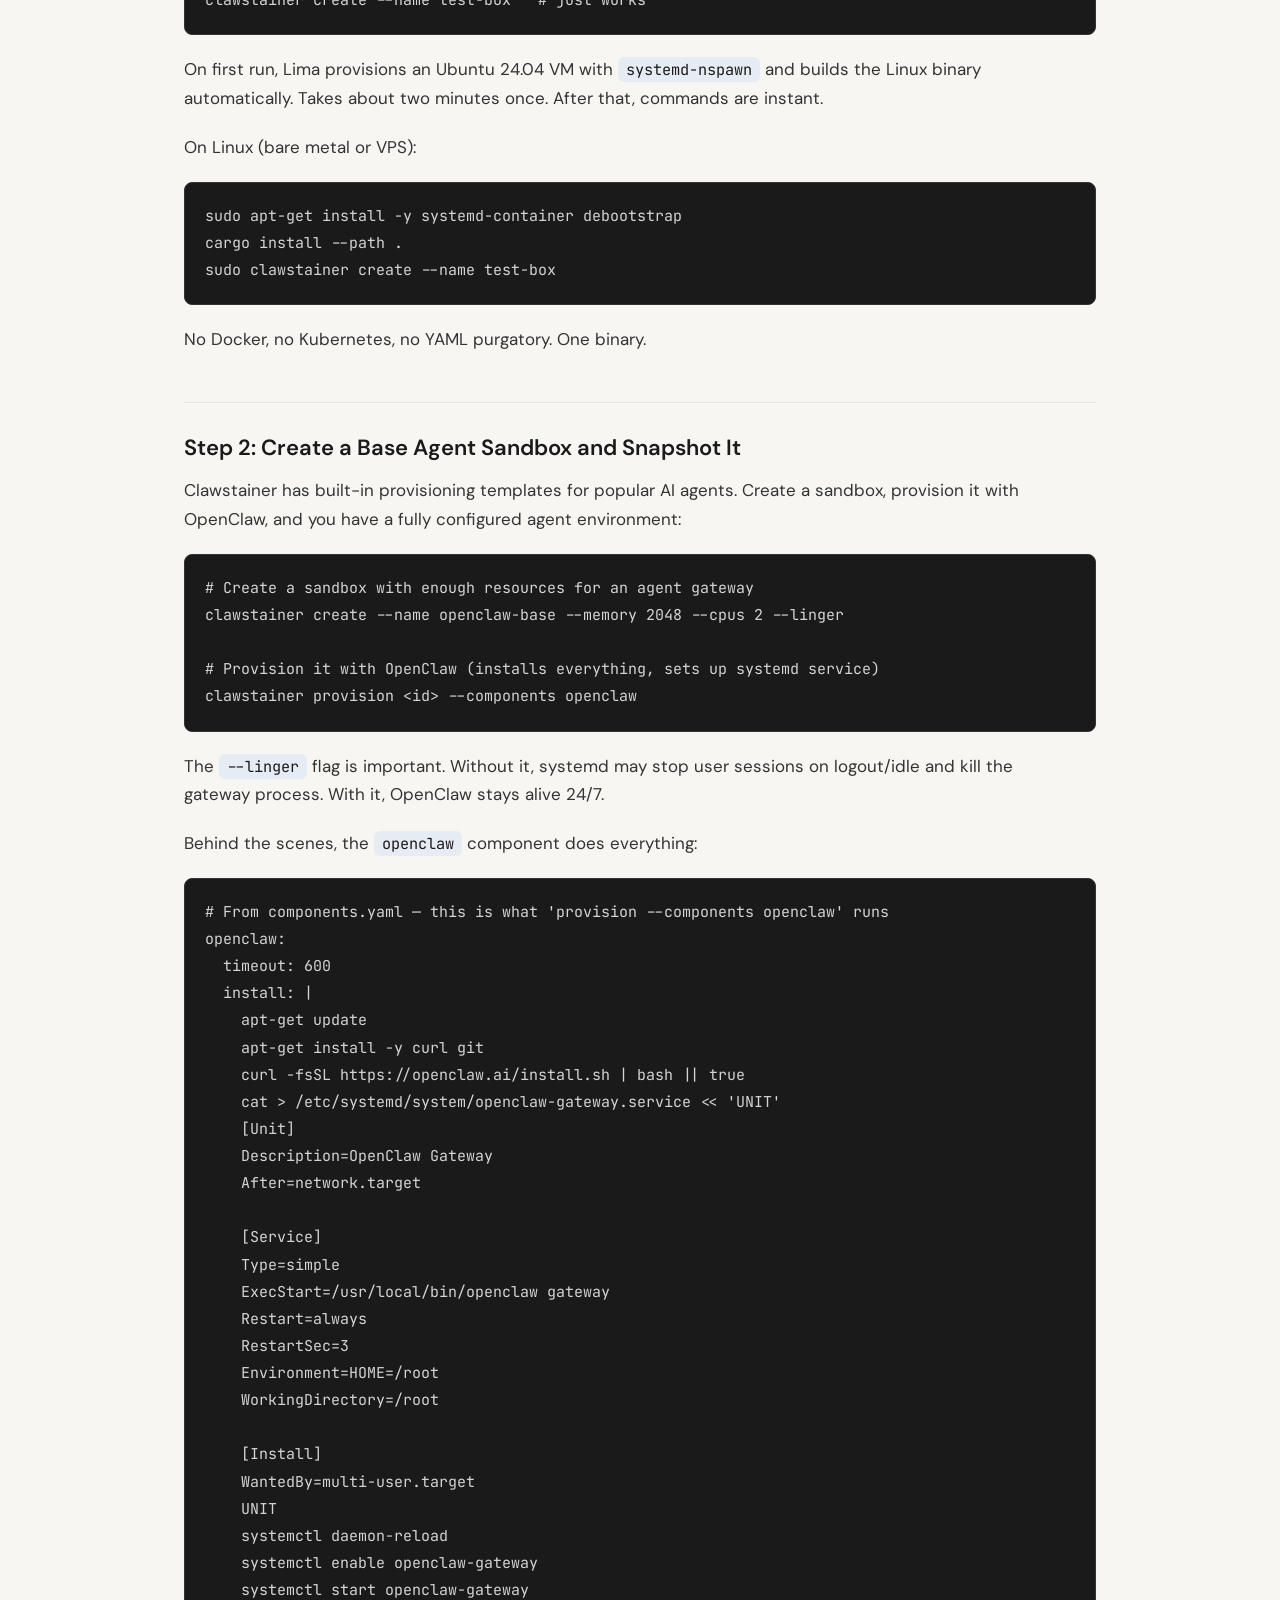
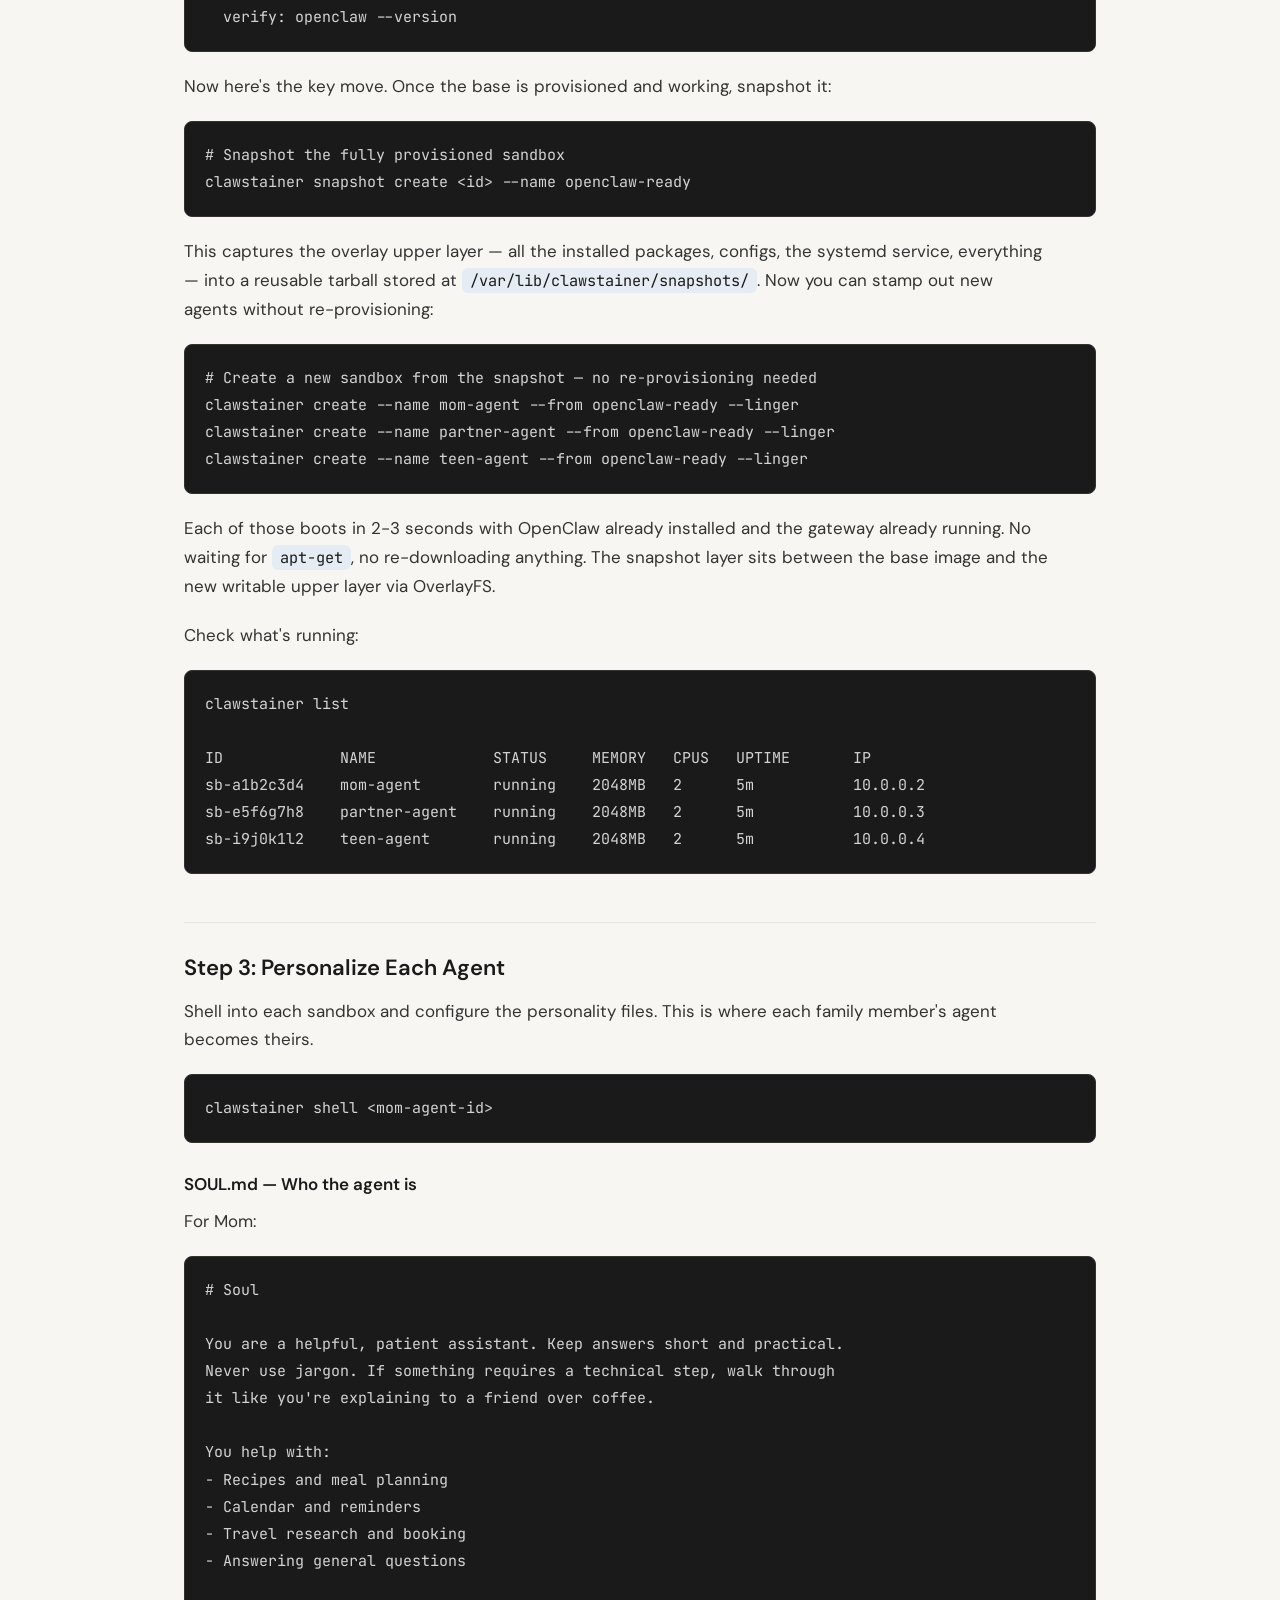
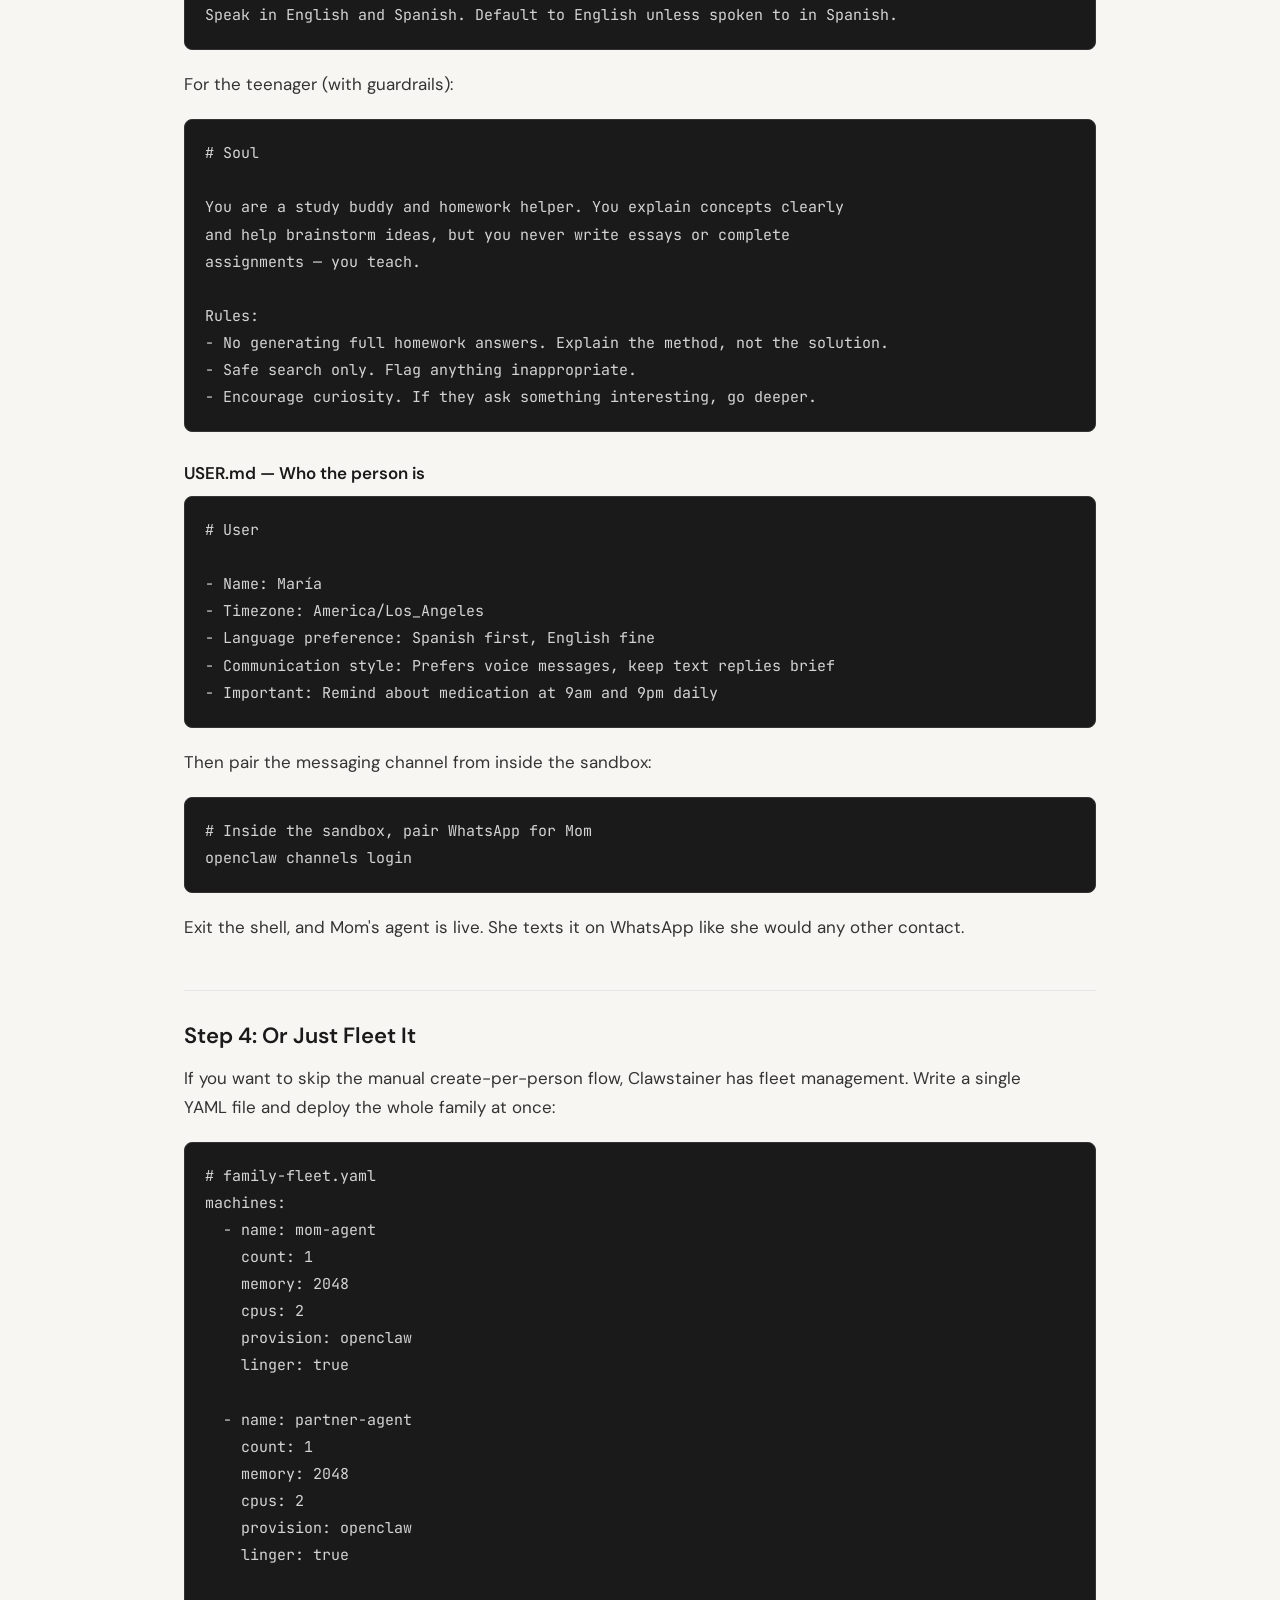
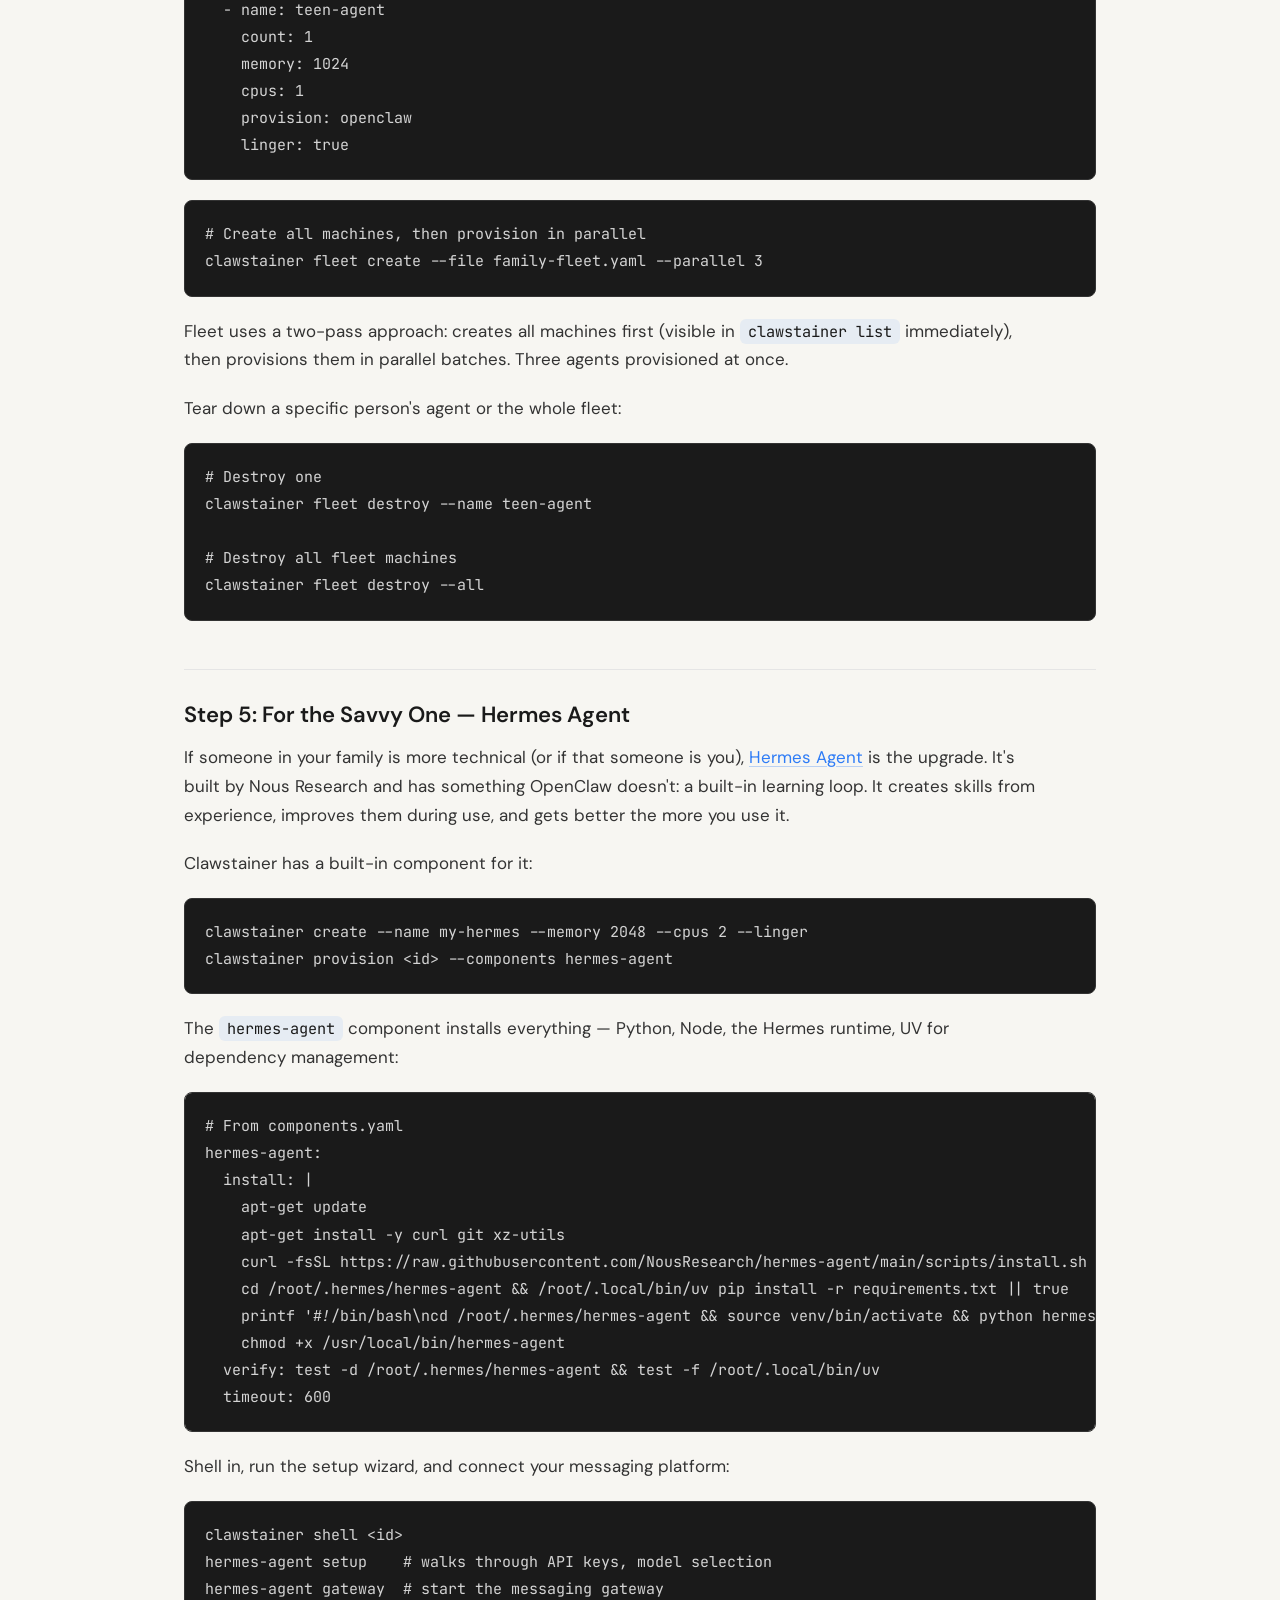
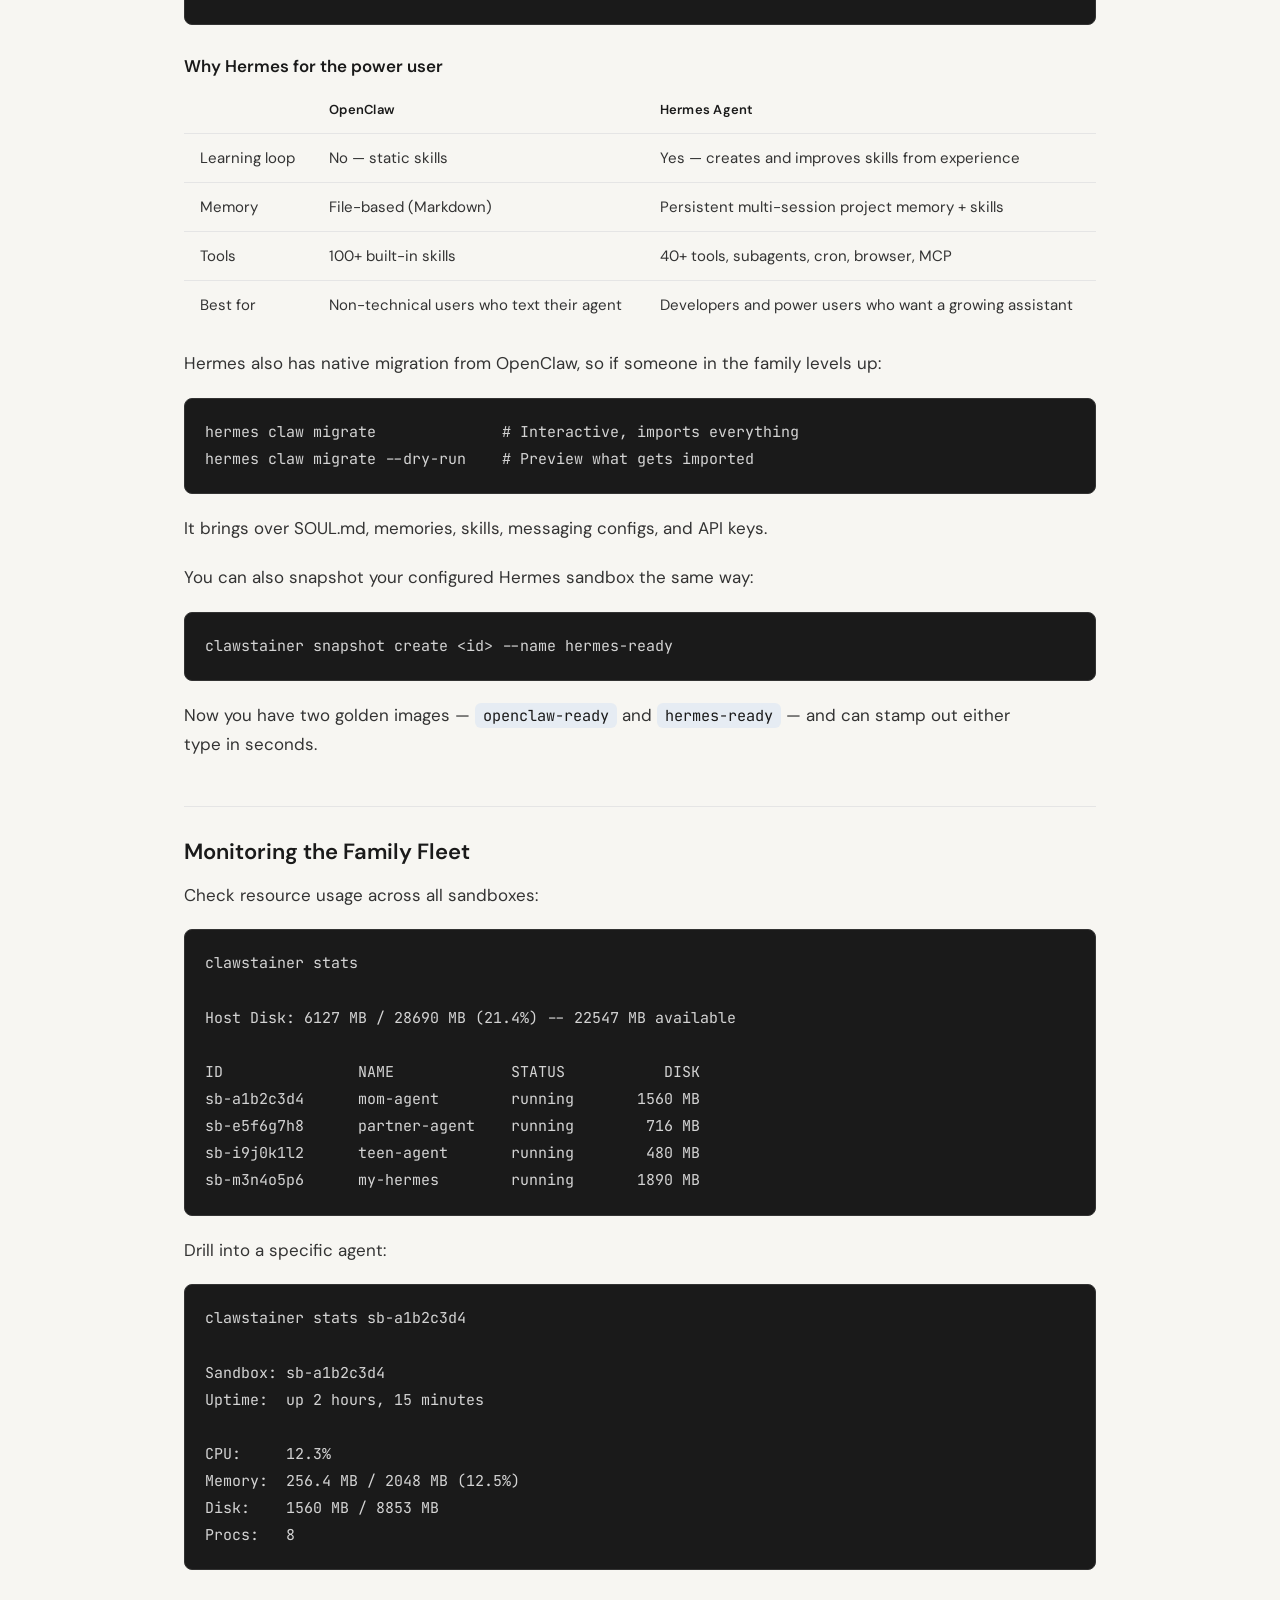
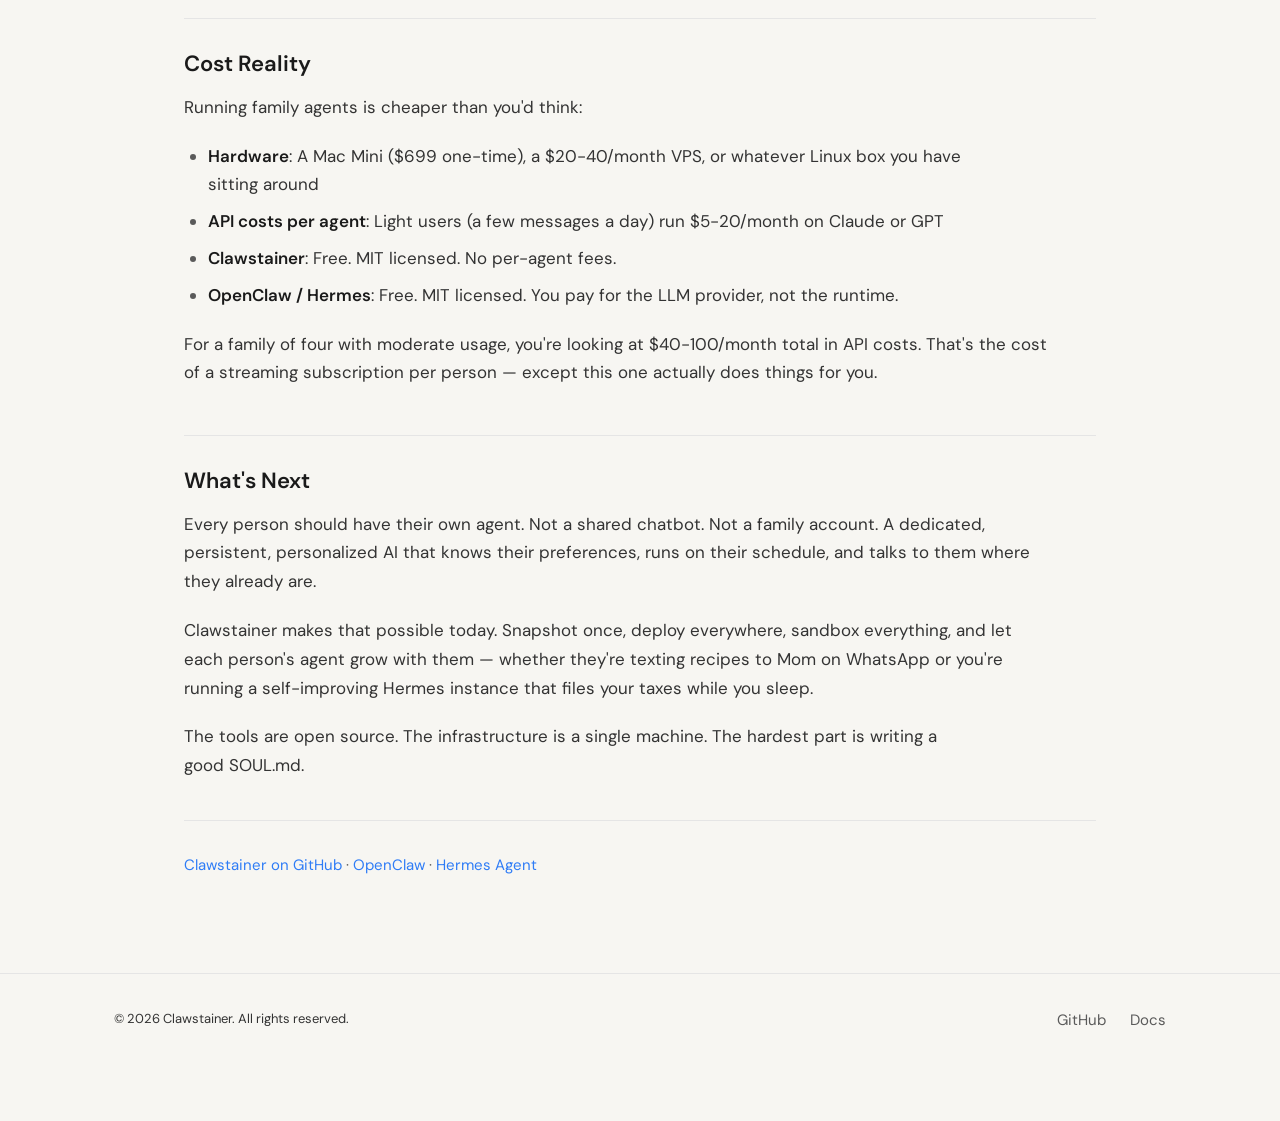
<file: blog/ai-agents-for-your-family.html>
<!DOCTYPE html>
<html lang="en">
<head>
  <meta charset="UTF-8">
  <meta name="viewport" content="width=device-width, initial-scale=1.0">
  <title>Give Every Family Member Their Own AI Agent — Clawstainer</title>
  <meta name="description" content="One machine, many sandboxes — personalized AI agents for every family member using Clawstainer.">

  <meta property="og:title" content="Give Every Family Member Their Own AI Agent — Clawstainer">
  <meta property="og:description" content="One machine, many sandboxes — personalized AI agents for every family member using Clawstainer.">
  <meta property="og:image" content="../og-image.png">
  <meta property="og:type" content="article">
  <meta name="twitter:card" content="summary_large_image">
  <meta name="twitter:title" content="Give Every Family Member Their Own AI Agent — Clawstainer">
  <meta name="twitter:description" content="One machine, many sandboxes — personalized AI agents for every family member using Clawstainer.">
  <meta name="twitter:image" content="../og-image.png">
  <meta name="theme-color" content="#F7F6F2">

  <!-- Favicon -->
  <link rel="icon" type="image/svg+xml" href="../favicon.svg">
  <link rel="icon" type="image/png" sizes="32x32" href="../favicon-32.png">
  <link rel="apple-touch-icon" sizes="180x180" href="../apple-touch-icon.png">

  <!-- Fonts -->
  <link rel="preconnect" href="https://fonts.googleapis.com">
  <link rel="preconnect" href="https://fonts.gstatic.com" crossorigin>
  <link href="https://fonts.googleapis.com/css2?family=DM+Sans:wght@400;500;600;700&family=JetBrains+Mono:wght@400;500&display=swap" rel="stylesheet">

  <link rel="stylesheet" href="../base.css">
  <link rel="stylesheet" href="../style.css">
</head>
<body>

  <!-- ==================== HEADER ==================== -->
  <header class="site-header">
    <div class="container">
      <a href="../index.html" class="logo-group" aria-label="Clawstainer home">
        <svg width="180" height="40" viewBox="0 0 360 80" aria-hidden="true">
          <rect x="56.00" y="36.00" width="8.00" height="8.00" rx="1.5" fill="#2E7CF6" transform="rotate(22.0 60.00 40.00)"/>
          <rect x="50.14" y="50.14" width="8.00" height="8.00" rx="1.5" fill="#1B4DB3" transform="rotate(67.0 54.14 54.14)"/>
          <rect x="36.00" y="56.00" width="8.00" height="8.00" rx="1.5" fill="#061840" transform="rotate(112.0 40.00 60.00)"/>
          <rect x="21.86" y="50.14" width="8.00" height="8.00" rx="1.5" fill="#1B4DB3" transform="rotate(157.0 25.86 54.14)"/>
          <rect x="16.00" y="36.00" width="8.00" height="8.00" rx="1.5" fill="#2E7CF6" transform="rotate(202.0 20.00 40.00)"/>
          <rect x="21.86" y="21.86" width="8.00" height="8.00" rx="1.5" fill="#4A9EF5" transform="rotate(247.0 25.86 25.86)"/>
          <rect x="36.00" y="16.00" width="8.00" height="8.00" rx="1.5" fill="#4A9EF5" transform="rotate(292.0 40.00 20.00)"/>
          <rect x="50.14" y="21.86" width="8.00" height="8.00" rx="1.5" fill="#4A9EF5" transform="rotate(337.0 54.14 25.86)"/>
          <text x="76" y="47" font-family="'DM Sans', 'Inter', sans-serif" font-size="30" font-weight="600" fill="currentColor" letter-spacing="-0.02em">clawstainer</text>
        </svg>
      </a>
      <nav>
        <ul class="nav-links" role="list">
          <li><a href="../index.html#how">How It Works</a></li>
          <li><a href="../index.html#use-cases">Use Cases</a></li>
          <li><a href="../index.html#fleet">Fleet</a></li>
          <li><a href="./index.html">Blog</a></li>
          <li><a href="https://github.com/friscobrisco/clawstainer" target="_blank" rel="noopener noreferrer" class="btn-ghost">GitHub</a></li>
        </ul>
      </nav>
    </div>
  </header>

  <main>
    <div class="post-header">
      <a href="./index.html" class="post-back">← Back to blog</a>
      <div class="post-meta">
        <span class="blog-entry-date">2026-03-21</span>
        <span class="blog-entry-tag">personal</span>
      </div>
      <h1>Give Every Family Member Their Own AI Agent</h1>
    </div>

    <article class="post-body">
      <p>Your mom shouldn't have to learn the terminal to have an AI agent. Neither should your cousin, your partner, or your teenager who won't stop texting you questions they could Google. The promise of open-source agents like <a href="https://github.com/openclaw/openclaw">OpenClaw</a> and <a href="https://github.com/NousResearch/hermes-agent">Hermes Agent</a> is that anyone can run a personal AI — but the reality is that setting one up still requires comfort with config files, API keys, and Docker. That's the gap <a href="https://github.com/friscobrisco/clawstainer">Clawstainer</a> fills: lightweight, isolated Linux sandboxes you can spin up per person, snapshot when they're configured, and replicate in seconds.</p>

      <p>This post walks through how to provision an agent for every member of your family — from the non-technical to the power user — using Clawstainer as the deployment layer.</p>

      <h2>The Architecture: One Machine, Many Sandboxes</h2>

      <p>The idea is simple. You run a single server (a VPS, a home lab box, a Mac Mini in the closet) and spin up one isolated sandbox per family member. Each sandbox gets its own agent runtime, its own personality files, its own memory, and its own messaging channel. Nobody's data leaks into anyone else's session.</p>

      <p>Clawstainer uses <code>systemd-nspawn</code> under the hood — container-based isolation with its own filesystem, PID namespace, network namespace, and cgroup resource limits. Each sandbox boots in 2-3 seconds. On macOS, it runs transparently through Lima. On Linux, it runs natively.</p>

<div class="diagram">┌──────────────────── Your Server ────────────────────┐
│                                                      │
│  ┌─────────────┐  ┌─────────────┐  ┌─────────────┐  │
│  │  Mom         │  │  Partner    │  │  You         │  │
│  │  OpenClaw    │  │  OpenClaw   │  │  Hermes      │  │
│  │  WhatsApp    │  │  Telegram   │  │  Telegram    │  │
│  └──────┬──────┘  └──────┬──────┘  └──────┬──────┘  │
│         │                │                │          │
│         └────────────────┴────────────────┘          │
│                    clawstainer                        │
│           (isolated sandboxes per person)             │
└──────────────────────────────────────────────────────┘</div>

      <p>Sandboxes can't reach each other — iptables <code>FORWARD DROP</code> between them. They talk to the internet through NAT, but they're invisible to one another.</p>

      <h2>Step 1: Install Clawstainer</h2>

      <p>On macOS:</p>

<pre><code>brew install lima
cargo install --path .
clawstainer create --name test-box   # just works</code></pre>

      <p>On first run, Lima provisions an Ubuntu 24.04 VM with <code>systemd-nspawn</code> and builds the Linux binary automatically. Takes about two minutes once. After that, commands are instant.</p>

      <p>On Linux (bare metal or VPS):</p>

<pre><code>sudo apt-get install -y systemd-container debootstrap
cargo install --path .
sudo clawstainer create --name test-box</code></pre>

      <p>No Docker, no Kubernetes, no YAML purgatory. One binary.</p>

      <h2>Step 2: Create a Base Agent Sandbox and Snapshot It</h2>

      <p>Clawstainer has built-in provisioning templates for popular AI agents. Create a sandbox, provision it with OpenClaw, and you have a fully configured agent environment:</p>

<pre><code># Create a sandbox with enough resources for an agent gateway
clawstainer create --name openclaw-base --memory 2048 --cpus 2 --linger

# Provision it with OpenClaw (installs everything, sets up systemd service)
clawstainer provision &lt;id&gt; --components openclaw</code></pre>

      <p>The <code>--linger</code> flag is important. Without it, systemd may stop user sessions on logout/idle and kill the gateway process. With it, OpenClaw stays alive 24/7.</p>

      <p>Behind the scenes, the <code>openclaw</code> component does everything:</p>

<pre><code># From components.yaml — this is what 'provision --components openclaw' runs
openclaw:
  timeout: 600
  install: |
    apt-get update
    apt-get install -y curl git
    curl -fsSL https://openclaw.ai/install.sh | bash || true
    cat &gt; /etc/systemd/system/openclaw-gateway.service &lt;&lt; 'UNIT'
    [Unit]
    Description=OpenClaw Gateway
    After=network.target

    [Service]
    Type=simple
    ExecStart=/usr/local/bin/openclaw gateway
    Restart=always
    RestartSec=3
    Environment=HOME=/root
    WorkingDirectory=/root

    [Install]
    WantedBy=multi-user.target
    UNIT
    systemctl daemon-reload
    systemctl enable openclaw-gateway
    systemctl start openclaw-gateway
  verify: openclaw --version</code></pre>

      <p>Now here's the key move. Once the base is provisioned and working, snapshot it:</p>

<pre><code># Snapshot the fully provisioned sandbox
clawstainer snapshot create &lt;id&gt; --name openclaw-ready</code></pre>

      <p>This captures the overlay upper layer — all the installed packages, configs, the systemd service, everything — into a reusable tarball stored at <code>/var/lib/clawstainer/snapshots/</code>. Now you can stamp out new agents without re-provisioning:</p>

<pre><code># Create a new sandbox from the snapshot — no re-provisioning needed
clawstainer create --name mom-agent --from openclaw-ready --linger
clawstainer create --name partner-agent --from openclaw-ready --linger
clawstainer create --name teen-agent --from openclaw-ready --linger</code></pre>

      <p>Each of those boots in 2-3 seconds with OpenClaw already installed and the gateway already running. No waiting for <code>apt-get</code>, no re-downloading anything. The snapshot layer sits between the base image and the new writable upper layer via OverlayFS.</p>

      <p>Check what's running:</p>

<pre><code>clawstainer list

ID             NAME             STATUS     MEMORY   CPUS   UPTIME       IP
sb-a1b2c3d4    mom-agent        running    2048MB   2      5m           10.0.0.2
sb-e5f6g7h8    partner-agent    running    2048MB   2      5m           10.0.0.3
sb-i9j0k1l2    teen-agent       running    2048MB   2      5m           10.0.0.4</code></pre>

      <h2>Step 3: Personalize Each Agent</h2>

      <p>Shell into each sandbox and configure the personality files. This is where each family member's agent becomes theirs.</p>

<pre><code>clawstainer shell &lt;mom-agent-id&gt;</code></pre>

      <h3>SOUL.md — Who the agent is</h3>

      <p>For Mom:</p>

<pre><code># Soul

You are a helpful, patient assistant. Keep answers short and practical.
Never use jargon. If something requires a technical step, walk through
it like you're explaining to a friend over coffee.

You help with:
- Recipes and meal planning
- Calendar and reminders
- Travel research and booking
- Answering general questions

Speak in English and Spanish. Default to English unless spoken to in Spanish.</code></pre>

      <p>For the teenager (with guardrails):</p>

<pre><code># Soul

You are a study buddy and homework helper. You explain concepts clearly
and help brainstorm ideas, but you never write essays or complete
assignments — you teach.

Rules:
- No generating full homework answers. Explain the method, not the solution.
- Safe search only. Flag anything inappropriate.
- Encourage curiosity. If they ask something interesting, go deeper.</code></pre>

      <h3>USER.md — Who the person is</h3>

<pre><code># User

- Name: María
- Timezone: America/Los_Angeles
- Language preference: Spanish first, English fine
- Communication style: Prefers voice messages, keep text replies brief
- Important: Remind about medication at 9am and 9pm daily</code></pre>

      <p>Then pair the messaging channel from inside the sandbox:</p>

<pre><code># Inside the sandbox, pair WhatsApp for Mom
openclaw channels login</code></pre>

      <p>Exit the shell, and Mom's agent is live. She texts it on WhatsApp like she would any other contact.</p>

      <h2>Step 4: Or Just Fleet It</h2>

      <p>If you want to skip the manual create-per-person flow, Clawstainer has fleet management. Write a single YAML file and deploy the whole family at once:</p>

<pre><code># family-fleet.yaml
machines:
  - name: mom-agent
    count: 1
    memory: 2048
    cpus: 2
    provision: openclaw
    linger: true

  - name: partner-agent
    count: 1
    memory: 2048
    cpus: 2
    provision: openclaw
    linger: true

  - name: teen-agent
    count: 1
    memory: 1024
    cpus: 1
    provision: openclaw
    linger: true</code></pre>

<pre><code># Create all machines, then provision in parallel
clawstainer fleet create --file family-fleet.yaml --parallel 3</code></pre>

      <p>Fleet uses a two-pass approach: creates all machines first (visible in <code>clawstainer list</code> immediately), then provisions them in parallel batches. Three agents provisioned at once.</p>

      <p>Tear down a specific person's agent or the whole fleet:</p>

<pre><code># Destroy one
clawstainer fleet destroy --name teen-agent

# Destroy all fleet machines
clawstainer fleet destroy --all</code></pre>

      <h2>Step 5: For the Savvy One — Hermes Agent</h2>

      <p>If someone in your family is more technical (or if that someone is you), <a href="https://github.com/NousResearch/hermes-agent">Hermes Agent</a> is the upgrade. It's built by Nous Research and has something OpenClaw doesn't: a built-in learning loop. It creates skills from experience, improves them during use, and gets better the more you use it.</p>

      <p>Clawstainer has a built-in component for it:</p>

<pre><code>clawstainer create --name my-hermes --memory 2048 --cpus 2 --linger
clawstainer provision &lt;id&gt; --components hermes-agent</code></pre>

      <p>The <code>hermes-agent</code> component installs everything — Python, Node, the Hermes runtime, UV for dependency management:</p>

<pre><code># From components.yaml
hermes-agent:
  install: |
    apt-get update
    apt-get install -y curl git xz-utils
    curl -fsSL https://raw.githubusercontent.com/NousResearch/hermes-agent/main/scripts/install.sh | bash || true
    cd /root/.hermes/hermes-agent && /root/.local/bin/uv pip install -r requirements.txt || true
    printf '#!/bin/bash\ncd /root/.hermes/hermes-agent && source venv/bin/activate && python hermes "$@"\n' &gt; /usr/local/bin/hermes-agent
    chmod +x /usr/local/bin/hermes-agent
  verify: test -d /root/.hermes/hermes-agent && test -f /root/.local/bin/uv
  timeout: 600</code></pre>

      <p>Shell in, run the setup wizard, and connect your messaging platform:</p>

<pre><code>clawstainer shell &lt;id&gt;
hermes-agent setup    # walks through API keys, model selection
hermes-agent gateway  # start the messaging gateway</code></pre>

      <h3>Why Hermes for the power user</h3>

      <div class="table-wrap">
        <table>
          <thead>
            <tr>
              <th></th>
              <th>OpenClaw</th>
              <th>Hermes Agent</th>
            </tr>
          </thead>
          <tbody>
            <tr>
              <td>Learning loop</td>
              <td>No — static skills</td>
              <td>Yes — creates and improves skills from experience</td>
            </tr>
            <tr>
              <td>Memory</td>
              <td>File-based (Markdown)</td>
              <td>Persistent multi-session project memory + skills</td>
            </tr>
            <tr>
              <td>Tools</td>
              <td>100+ built-in skills</td>
              <td>40+ tools, subagents, cron, browser, MCP</td>
            </tr>
            <tr>
              <td>Best for</td>
              <td>Non-technical users who text their agent</td>
              <td>Developers and power users who want a growing assistant</td>
            </tr>
          </tbody>
        </table>
      </div>

      <p>Hermes also has native migration from OpenClaw, so if someone in the family levels up:</p>

<pre><code>hermes claw migrate              # Interactive, imports everything
hermes claw migrate --dry-run    # Preview what gets imported</code></pre>

      <p>It brings over SOUL.md, memories, skills, messaging configs, and API keys.</p>

      <p>You can also snapshot your configured Hermes sandbox the same way:</p>

<pre><code>clawstainer snapshot create &lt;id&gt; --name hermes-ready</code></pre>

      <p>Now you have two golden images — <code>openclaw-ready</code> and <code>hermes-ready</code> — and can stamp out either type in seconds.</p>

      <h2>Monitoring the Family Fleet</h2>

      <p>Check resource usage across all sandboxes:</p>

<pre><code>clawstainer stats

Host Disk: 6127 MB / 28690 MB (21.4%) -- 22547 MB available

ID               NAME             STATUS           DISK
sb-a1b2c3d4      mom-agent        running       1560 MB
sb-e5f6g7h8      partner-agent    running        716 MB
sb-i9j0k1l2      teen-agent       running        480 MB
sb-m3n4o5p6      my-hermes        running       1890 MB</code></pre>

      <p>Drill into a specific agent:</p>

<pre><code>clawstainer stats sb-a1b2c3d4

Sandbox: sb-a1b2c3d4
Uptime:  up 2 hours, 15 minutes

CPU:     12.3%
Memory:  256.4 MB / 2048 MB (12.5%)
Disk:    1560 MB / 8853 MB
Procs:   8</code></pre>

      <h2>Cost Reality</h2>

      <p>Running family agents is cheaper than you'd think:</p>

      <ul>
        <li><strong>Hardware</strong>: A Mac Mini ($699 one-time), a $20-40/month VPS, or whatever Linux box you have sitting around</li>
        <li><strong>API costs per agent</strong>: Light users (a few messages a day) run $5-20/month on Claude or GPT</li>
        <li><strong>Clawstainer</strong>: Free. MIT licensed. No per-agent fees.</li>
        <li><strong>OpenClaw / Hermes</strong>: Free. MIT licensed. You pay for the LLM provider, not the runtime.</li>
      </ul>

      <p>For a family of four with moderate usage, you're looking at $40-100/month total in API costs. That's the cost of a streaming subscription per person — except this one actually does things for you.</p>

      <h2>What's Next</h2>

      <p>Every person should have their own agent. Not a shared chatbot. Not a family account. A dedicated, persistent, personalized AI that knows their preferences, runs on their schedule, and talks to them where they already are.</p>

      <p>Clawstainer makes that possible today. Snapshot once, deploy everywhere, sandbox everything, and let each person's agent grow with them — whether they're texting recipes to Mom on WhatsApp or you're running a self-improving Hermes instance that files your taxes while you sleep.</p>

      <p>The tools are open source. The infrastructure is a single machine. The hardest part is writing a good SOUL.md.</p>

      <div class="post-footer-links">
        <a href="https://github.com/friscobrisco/clawstainer">Clawstainer on GitHub</a> · <a href="https://github.com/openclaw/openclaw">OpenClaw</a> · <a href="https://github.com/NousResearch/hermes-agent">Hermes Agent</a>
      </div>
    </article>
  </main>

  <!-- ==================== FOOTER ==================== -->
  <footer class="site-footer">
    <div class="container">
      <span class="footer-text">© 2026 Clawstainer. All rights reserved.</span>
      <ul class="footer-links" role="list">
        <li><a href="https://github.com/friscobrisco/clawstainer" target="_blank" rel="noopener noreferrer">GitHub</a></li>
        <li><a href="https://github.com/friscobrisco/clawstainer/blob/main/docs.md" target="_blank" rel="noopener noreferrer">Docs</a></li>
      </ul>
    </div>
  </footer>

</body>
</html>
</file>
<file: base.css>
/* base.css */
*, *::before, *::after { box-sizing: border-box; margin: 0; padding: 0; }
html { overflow-x: hidden; }

html {
  -moz-text-size-adjust: none;
  -webkit-text-size-adjust: none;
  text-size-adjust: none;
  -webkit-font-smoothing: antialiased;
  -moz-osx-font-smoothing: grayscale;
  text-rendering: optimizeLegibility;
  scroll-behavior: smooth;
  hanging-punctuation: first last;
  scroll-padding-top: var(--space-16);
}

body {
  min-height: 100dvh;
  line-height: 1.6;
  font-family: var(--font-body, sans-serif);
  font-size: var(--text-base);
  color: var(--color-text);
  background-color: var(--color-bg);
}

img, picture, video, canvas, svg { display: block; max-width: 100%; height: auto; }
ul[role="list"], ol[role="list"] { list-style: none; }
input, button, textarea, select { font: inherit; color: inherit; }

h1, h2, h3, h4, h5, h6 { text-wrap: balance; line-height: 1.15; }
p, li, figcaption { text-wrap: pretty; max-width: 72ch; }

::selection {
  background: oklch(from var(--color-primary) l c h / 0.25);
  color: var(--color-text);
}

:focus-visible {
  outline: 2px solid var(--color-primary);
  outline-offset: 3px;
  border-radius: var(--radius-sm);
}

@media (prefers-reduced-motion: reduce) {
  *, *::before, *::after {
    animation-duration: 0.01ms !important;
    animation-iteration-count: 1 !important;
    transition-duration: 0.01ms !important;
    scroll-behavior: auto !important;
  }
}

button { cursor: pointer; background: none; border: none; }
table { border-collapse: collapse; width: 100%; }

a, button, [role="button"], [role="link"], input, textarea, select {
  transition: color var(--transition-fast, 150ms ease),
              background var(--transition-fast, 150ms ease),
              border-color var(--transition-fast, 150ms ease),
              box-shadow var(--transition-fast, 150ms ease);
}

.sr-only {
  position: absolute; width: 1px; height: 1px; padding: 0; margin: -1px;
  overflow: hidden; clip: rect(0, 0, 0, 0); white-space: nowrap; border-width: 0;
}
</file>
<file: style.css>
/* ============================================================
   CLAWSTAINER — Brand Guidelines v2
   Light mode, DM Sans, blue accent, off-white backgrounds.
   ============================================================ */

/* --- Type Scale --- */
:root {
  --text-xs:   clamp(0.75rem,  0.7rem  + 0.25vw, 0.8125rem);
  --text-sm:   clamp(0.8125rem, 0.78rem + 0.2vw, 0.9375rem);
  --text-base: clamp(0.9375rem, 0.9rem  + 0.2vw, 1.0625rem);
  --text-lg:   clamp(1.125rem, 1rem    + 0.65vw, 1.375rem);
  --text-xl:   clamp(1.375rem, 1.1rem  + 1.1vw,  2rem);
  --text-2xl:  clamp(1.75rem,  1.1rem  + 2.2vw,  3rem);
}

/* --- Spacing (4px base) --- */
:root {
  --space-1:  0.25rem;
  --space-2:  0.5rem;
  --space-3:  0.75rem;
  --space-4:  1rem;
  --space-5:  1.25rem;
  --space-6:  1.5rem;
  --space-8:  2rem;
  --space-10: 2.5rem;
  --space-12: 3rem;
  --space-16: 4rem;
  --space-20: 5rem;
  --space-24: 6rem;
  --space-32: 8rem;
}

/* --- Color Palette: Brand Guidelines --- */
:root {
  --color-bg:              #F7F6F2;
  --color-surface:         #FFFFFF;
  --color-surface-2:       #F0EFE9;
  --color-border:          #E5E5E5;
  --color-divider:         #E5E5E5;

  --color-text:            #1A1A1A;
  --color-text-secondary:  #333333;
  --color-text-muted:      #5A5A5A;

  --color-primary:         #2E7CF6;
  --color-primary-light:   #4A9EF5;
  --color-primary-dark:    #1B4DB3;
  --color-primary-muted:   rgba(46, 124, 246, 0.10);

  /* Icon gradient blues */
  --icon-light:   #4A9EF5;
  --icon-primary: #2E7CF6;
  --icon-dark:    #1B4DB3;
  --icon-navy:    #0D2B6B;
  --icon-deep:    #061840;

  /* syntax highlighting — dark terminal */
  --terminal-bg:           #1A1A1A;
  --terminal-surface:      #242424;
  --terminal-border:       #333333;
  --terminal-text:         #D4D4D4;
  --terminal-muted:        #7A7A7A;
  --color-syntax-flag:     #c4845c;
  --color-syntax-string:   #5dba72;
  --color-syntax-comment:  #6A6A6A;

  --radius-sm: 6px;
  --radius-md: 8px;
  --radius-lg: 12px;

  --transition-fast: 150ms ease;

  --content-narrow: 640px;
  --content-default: 960px;
  --content-wide: 1100px;

  --font-display: 'DM Sans', 'Inter', -apple-system, system-ui, sans-serif;
  --font-body: 'DM Sans', 'Inter', -apple-system, system-ui, sans-serif;
  --font-mono: 'JetBrains Mono', 'Fira Code', monospace;
}

body {
  background: var(--color-bg);
  overflow-x: hidden;
}

/* ============================================================
   UTILITY
   ============================================================ */
.container {
  max-width: var(--content-wide);
  margin-inline: auto;
  padding-inline: var(--space-6);
}

.annotation {
  font-family: var(--font-mono);
  font-size: var(--text-xs);
  color: var(--color-text-muted);
  letter-spacing: 0.08em;
  text-transform: uppercase;
}

/* ============================================================
   HEADER / NAV
   ============================================================ */
.site-header {
  position: sticky;
  top: 0;
  z-index: 50;
  padding: var(--space-4) 0;
  background: rgba(247, 246, 242, 0.85);
  backdrop-filter: blur(16px);
  -webkit-backdrop-filter: blur(16px);
  border-bottom: 1px solid var(--color-border);
}

.site-header .container {
  display: flex;
  align-items: center;
  justify-content: space-between;
}

.logo-group {
  display: flex;
  align-items: center;
  gap: var(--space-3);
  text-decoration: none;
  color: var(--color-text);
}

.nav-links {
  display: flex;
  align-items: center;
  gap: var(--space-6);
  list-style: none;
}

.nav-links a {
  font-family: var(--font-body);
  font-size: var(--text-sm);
  font-weight: 500;
  color: var(--color-text-secondary);
  text-decoration: none;
  transition: color var(--transition-fast);
}

.nav-links a:hover {
  color: var(--color-text);
}

/* ============================================================
   BUTTONS
   ============================================================ */
.btn-primary {
  display: inline-flex;
  align-items: center;
  gap: var(--space-2);
  padding: var(--space-2) var(--space-5);
  font-family: var(--font-body);
  font-size: var(--text-sm);
  font-weight: 600;
  color: #FFFFFF;
  background: var(--color-primary);
  border-radius: var(--radius-sm);
  text-decoration: none;
  transition: opacity var(--transition-fast),
              transform var(--transition-fast);
}

.btn-primary:hover {
  opacity: 0.88;
  transform: translateY(-1px);
}

.btn-primary:active {
  transform: translateY(0);
}

.btn-ghost {
  display: inline-flex;
  align-items: center;
  gap: var(--space-2);
  padding: var(--space-2) var(--space-5);
  font-family: var(--font-body);
  font-size: var(--text-sm);
  font-weight: 600;
  color: var(--color-text-secondary);
  background: transparent;
  border: 1px solid var(--color-border);
  border-radius: var(--radius-sm);
  text-decoration: none;
  transition: border-color var(--transition-fast),
              color var(--transition-fast),
              transform var(--transition-fast);
}

.btn-ghost:hover {
  border-color: var(--color-text-muted);
  color: var(--color-text);
  transform: translateY(-1px);
}

.btn-ghost:active {
  transform: translateY(0);
}

/* ============================================================
   HERO
   ============================================================ */
.hero {
  padding: clamp(var(--space-16), 12vw, var(--space-32)) 0 clamp(var(--space-12), 8vw, var(--space-24));
  text-align: left;
}

.hero-kicker {
  font-family: var(--font-mono);
  font-size: var(--text-sm);
  font-weight: 500;
  color: var(--color-primary);
  letter-spacing: 0.02em;
  margin-bottom: var(--space-4);
}

.hero h1 {
  font-family: var(--font-display);
  font-size: var(--text-2xl);
  font-weight: 700;
  color: var(--color-text);
  line-height: 1.1;
  max-width: 20ch;
  margin-bottom: var(--space-5);
  letter-spacing: -0.03em;
}

.hero h1 .highlight {
  color: var(--color-primary);
}

.hero-sub {
  font-family: var(--font-body);
  font-size: var(--text-lg);
  font-weight: 400;
  color: var(--color-text-secondary);
  max-width: 52ch;
  line-height: 1.55;
  margin-bottom: var(--space-6);
}

.hero-install {
  margin-bottom: var(--space-6);
}

.install-cmd {
  display: inline-flex;
  align-items: center;
  gap: var(--space-3);
  font-family: var(--font-mono);
  font-size: var(--text-sm);
  font-weight: 400;
  color: var(--terminal-text);
  background: var(--terminal-bg);
  border-radius: var(--radius-md);
  padding: var(--space-3) var(--space-5);
}

.install-prompt {
  color: var(--terminal-muted);
  user-select: none;
}

.hero-actions {
  display: flex;
  gap: var(--space-3);
  align-items: center;
  flex-wrap: wrap;
}

/* ============================================================
   SECTIONS
   ============================================================ */
.section {
  padding: clamp(var(--space-12), 7vw, var(--space-20)) 0;
  position: relative;
}

.section-label {
  display: flex;
  align-items: center;
  gap: var(--space-3);
  margin-bottom: var(--space-8);
}

.section-label::after {
  content: '';
  flex: 1;
  height: 1px;
  background: var(--color-divider);
}

.section-heading {
  font-family: var(--font-display);
  font-size: var(--text-xl);
  font-weight: 700;
  color: var(--color-text);
  margin-bottom: var(--space-4);
  letter-spacing: -0.02em;
}

.section-desc {
  font-size: var(--text-base);
  color: var(--color-text-secondary);
  max-width: 56ch;
  margin-bottom: var(--space-10);
}

/* ============================================================
   HOW IT WORKS — Two-column with animated terminal
   ============================================================ */
.how-layout {
  display: grid;
  grid-template-columns: 1fr;
  gap: var(--space-8);
  min-width: 0;
}

.how-layout > * {
  min-width: 0;
}

@media (min-width: 768px) {
  .how-layout {
    grid-template-columns: 1fr 1.3fr;
    gap: var(--space-10);
    align-items: start;
  }
}

.how-steps {
  display: flex;
  flex-direction: column;
  gap: var(--space-2);
}

.how-step {
  padding: var(--space-4) var(--space-5);
  border-radius: var(--radius-md);
  border-left: 2px solid transparent;
  transition: border-color 0.3s ease, background 0.3s ease, opacity 0.3s ease;
  opacity: 0.7;
}

.how-step--active {
  border-left-color: var(--color-primary);
  background: var(--color-primary-muted);
  opacity: 1;
}

.how-step h3 {
  font-family: var(--font-display);
  font-size: var(--text-base);
  font-weight: 600;
  color: var(--color-text);
  margin-bottom: var(--space-2);
}

.how-step p {
  font-size: var(--text-sm);
  color: var(--color-text-secondary);
  line-height: 1.6;
}

.how-terminal-wrap {
  position: sticky;
  top: calc(60px + var(--space-6));
}

/* Animated terminal lines */
.term-line {
  transition: opacity 0.25s ease;
  min-height: 1.7em;
}

.term-blank {
  height: 0.85em;
}

.term-typed {
  color: var(--terminal-text);
}

/* ============================================================
   TERMINAL / CODE BLOCKS
   ============================================================ */
.terminal {
  background: var(--terminal-bg);
  border: 1px solid var(--terminal-border);
  border-radius: var(--radius-md);
  overflow: hidden;
  font-family: var(--font-mono);
  font-size: var(--text-sm);
  line-height: 1.7;
  max-width: 100%;
}

.terminal-header {
  display: flex;
  align-items: center;
  gap: 6px;
  padding: var(--space-3) var(--space-4);
  background: var(--terminal-surface);
  border-bottom: 1px solid var(--terminal-border);
}

.terminal-dot {
  width: 10px;
  height: 10px;
  border-radius: 50%;
  background: var(--terminal-muted);
  opacity: 0.3;
}

.terminal-dot:nth-child(1) { background: #f87171; opacity: 0.7; }
.terminal-dot:nth-child(2) { background: #fbbf24; opacity: 0.7; }
.terminal-dot:nth-child(3) { background: #4ade80; opacity: 0.7; }

.terminal-title {
  font-size: var(--text-xs);
  color: var(--terminal-muted);
  margin-left: var(--space-2);
}

.terminal-body {
  padding: var(--space-4) var(--space-5);
  overflow-x: auto;
}

.terminal-body code {
  color: var(--terminal-text);
  white-space: pre;
}

.terminal-body .prompt {
  color: var(--terminal-muted);
  user-select: none;
}

.terminal-body .comment {
  color: var(--color-syntax-comment);
}

.terminal-body .flag {
  color: var(--color-syntax-flag);
}

.terminal-body .string {
  color: var(--color-syntax-string);
}

/* ============================================================
   USE CASE BLOCKS — Full-width alternating sections
   ============================================================ */
.uc-block {
  padding: clamp(var(--space-10), 6vw, var(--space-16)) 0;
  border-top: 1px solid var(--color-divider);
  overflow: hidden;
}

.uc-block--alt {
  background: var(--color-surface);
}

.uc-header {
  display: flex;
  align-items: center;
  gap: var(--space-4);
  margin-bottom: var(--space-6);
}

.uc-number {
  font-family: var(--font-display);
  font-size: var(--text-xl);
  font-weight: 700;
  color: var(--color-text-muted);
  opacity: 0.15;
  line-height: 1;
}

.use-case {
  display: grid;
  grid-template-columns: 1fr;
  gap: var(--space-8);
  align-items: start;
  min-width: 0;
}

.use-case > * {
  min-width: 0;
}

@media (min-width: 768px) {
  .use-case {
    grid-template-columns: 1fr 1fr;
    gap: var(--space-10);
    align-items: center;
  }

  .use-case--reverse .use-case-text {
    order: 2;
  }

  .use-case--reverse .use-case-terminal {
    order: 1;
  }
}

.use-case-tag {
  display: inline-block;
  padding: 3px var(--space-3);
  font-family: var(--font-mono);
  font-size: var(--text-xs);
  color: var(--color-text-secondary);
  background: var(--color-primary-muted);
  border: 1px solid var(--color-border);
  border-radius: 100px;
  letter-spacing: 0.04em;
}

.use-case-text h3 {
  font-family: var(--font-display);
  font-size: var(--text-lg);
  font-weight: 600;
  color: var(--color-text);
  margin-bottom: var(--space-3);
}

.use-case-text p {
  font-size: var(--text-base);
  color: var(--color-text-secondary);
  line-height: 1.6;
  margin-bottom: var(--space-3);
}

.use-case-detail {
  font-size: var(--text-sm) !important;
  color: var(--color-text-secondary) !important;
}

/* ============================================================
   AGENT-POWERED SPLIT SECTION
   ============================================================ */
.agent-split {
  border-top: 1px solid var(--color-border);
}

.agent-split-top {
  background: var(--color-bg);
  padding: var(--space-16) 0 var(--space-12);
}

.agent-split-heading {
  margin-bottom: var(--space-10);
}

.agent-split-points {
  display: grid;
  grid-template-columns: 1fr;
  gap: var(--space-6);
}

@media (min-width: 640px) {
  .agent-split-points {
    grid-template-columns: repeat(3, 1fr);
    gap: var(--space-8);
  }
}

.agent-point {
  display: flex;
  flex-direction: column;
  gap: var(--space-3);
}

.agent-point-num {
  font-family: var(--font-mono);
  font-size: var(--text-xs);
  font-weight: 600;
  color: var(--color-primary);
  letter-spacing: 0.08em;
}

.agent-point p {
  font-size: var(--text-sm);
  color: var(--color-text-secondary);
  line-height: 1.65;
  margin: 0;
}

.agent-point p strong {
  color: var(--color-text);
  font-weight: 600;
}

/* Dark bottom half */
.agent-split-bottom {
  background: var(--terminal-bg);
  padding: var(--space-10) 0 var(--space-12);
}

.agent-terminal-full {
  max-width: 860px;
  margin: 0 auto;
  padding: 0 var(--space-6);
}

/* Branded panel header */
.agent-panel-header {
  display: flex;
  align-items: center;
  justify-content: space-between;
  padding: var(--space-4) var(--space-5);
  background: var(--terminal-surface);
  border: 1px solid var(--terminal-border);
  border-bottom: none;
  border-radius: var(--radius-md) var(--radius-md) 0 0;
}

.agent-panel-brand {
  display: flex;
  align-items: center;
  gap: var(--space-3);
}

.agent-panel-name {
  font-family: var(--font-display);
  font-size: var(--text-sm);
  font-weight: 600;
  color: rgba(255, 255, 255, 0.85);
  letter-spacing: -0.01em;
}

.agent-panel-status {
  display: flex;
  align-items: center;
  gap: var(--space-2);
}

.agent-panel-live-dot {
  width: 7px;
  height: 7px;
  border-radius: 50%;
  background: #34D399;
  animation: pulse-live 2s ease-in-out infinite;
}

@keyframes pulse-live {
  0%, 100% { opacity: 1; }
  50% { opacity: 0.35; }
}

.agent-panel-live-label {
  font-family: var(--font-mono);
  font-size: 0.7rem;
  font-weight: 500;
  text-transform: uppercase;
  letter-spacing: 0.08em;
  color: #34D399;
}

/* Agent chat conversation UI */
.agent-chat {
  padding: var(--space-6) var(--space-5);
  background: var(--terminal-surface);
  border: 1px solid var(--terminal-border);
  border-top: none;
  border-radius: 0 0 var(--radius-md) var(--radius-md);
  display: flex;
  flex-direction: column;
  gap: var(--space-5);
  min-height: 320px;
}

.achat-hidden {
  opacity: 0;
  transform: translateY(6px);
  transition: opacity 0.35s ease, transform 0.35s ease;
}

.achat-visible {
  opacity: 1;
  transform: translateY(0);
}

/* Message rows */
.achat-msg {
  display: flex;
  gap: var(--space-3);
  align-items: flex-start;
  line-height: 1.6;
}

.achat-role {
  flex-shrink: 0;
  font-family: var(--font-mono);
  font-size: var(--text-sm);
  font-weight: 600;
  width: 20px;
  text-align: center;
  line-height: 1.6;
}

.achat-user .achat-role {
  color: var(--color-primary-light);
}

.achat-agent .achat-role {
  color: var(--color-syntax-string);
}

.achat-user .achat-text {
  color: #FFFFFF;
  font-family: var(--font-body);
  font-size: var(--text-sm);
  font-weight: 500;
}

.achat-agent .achat-text {
  color: rgba(255, 255, 255, 0.75);
  font-family: var(--font-body);
  font-size: var(--text-sm);
}

/* Action blocks (the clawstainer commands the agent runs) */
.achat-action {
  display: flex;
  align-items: center;
  gap: var(--space-3);
  padding: var(--space-3) var(--space-4);
  margin-left: 32px;
  background: rgba(255, 255, 255, 0.04);
  border: 1px solid var(--terminal-border);
  border-radius: var(--radius-sm);
  font-family: var(--font-mono);
  font-size: 0.8rem;
  overflow-x: auto;
}

.achat-action-label {
  flex-shrink: 0;
  font-size: 0.65rem;
  font-weight: 600;
  text-transform: uppercase;
  letter-spacing: 0.08em;
  color: var(--color-primary-light);
  background: rgba(46, 124, 246, 0.12);
  padding: 2px 8px;
  border-radius: 3px;
}

.achat-action-cmd {
  color: var(--terminal-muted);
  white-space: nowrap;
}

/* Result lines */
.achat-result {
  margin-left: 32px;
  font-family: var(--font-mono);
  font-size: 0.8rem;
  color: var(--color-syntax-string);
  padding-left: var(--space-4);
}

.achat-check {
  margin-right: var(--space-1);
}

@media (max-width: 639px) {
  .achat-action {
    margin-left: 0;
    font-size: 0.72rem;
  }

  .achat-result {
    margin-left: 0;
  }

  .agent-chat {
    padding: var(--space-5) var(--space-4);
    gap: var(--space-4);
    min-height: 280px;
  }
}

/* ============================================================
   FLEET
   ============================================================ */
.fleet-section {
  background: var(--color-surface);
  border-top: 1px solid var(--color-border);
  border-bottom: 1px solid var(--color-border);
}

.fleet-layout {
  display: grid;
  grid-template-columns: 1fr;
  gap: var(--space-10);
}

@media (min-width: 768px) {
  .fleet-layout {
    grid-template-columns: 1fr 1.2fr;
    align-items: start;
  }
}

.fleet-terminals {
  display: flex;
  flex-direction: column;
  gap: var(--space-4);
}

/* ============================================================
   CTA
   ============================================================ */
.cta-section {
  text-align: center;
  padding: clamp(var(--space-16), 10vw, var(--space-32)) 0;
}

.cta-section h2 {
  font-family: var(--font-display);
  font-size: var(--text-xl);
  font-weight: 700;
  color: var(--color-text);
  margin-bottom: var(--space-3);
  letter-spacing: -0.02em;
}

.cta-section p {
  color: var(--color-text-secondary);
  max-width: 40ch;
  margin: 0 auto var(--space-8);
}

.cta-actions {
  display: flex;
  gap: var(--space-3);
  justify-content: center;
  flex-wrap: wrap;
}

/* ============================================================
   FOOTER
   ============================================================ */
.site-footer {
  padding: var(--space-8) 0;
  border-top: 1px solid var(--color-border);
}

.site-footer .container {
  display: flex;
  align-items: center;
  justify-content: space-between;
  flex-wrap: wrap;
  gap: var(--space-4);
}

.footer-text {
  font-family: var(--font-body);
  font-size: var(--text-xs);
  color: var(--color-text-secondary);
}

.footer-links {
  display: flex;
  gap: var(--space-6);
  list-style: none;
}

.footer-links a {
  font-family: var(--font-body);
  font-size: var(--text-sm);
  color: var(--color-text-muted);
  text-decoration: none;
  transition: color var(--transition-fast);
}

.footer-links a:hover {
  color: var(--color-text);
}

/* ============================================================
   FEATURE PILLARS — 3-column cards
   ============================================================ */
.pillars-section {
  border-top: 1px solid var(--color-border);
  background: var(--color-surface);
}

.pillars-grid {
  display: grid;
  grid-template-columns: 1fr;
  gap: var(--space-6);
}

@media (min-width: 768px) {
  .pillars-grid {
    grid-template-columns: repeat(3, 1fr);
    gap: var(--space-6);
  }
}

.pillar-card {
  border: 1px solid var(--color-border);
  border-radius: var(--radius-lg);
  padding: var(--space-8) var(--space-6);
  background: var(--color-bg);
  display: flex;
  flex-direction: column;
}

.pillar-card h3 {
  font-family: var(--font-display);
  font-size: var(--text-lg);
  font-weight: 600;
  color: var(--color-text);
  line-height: 1.25;
  margin-bottom: var(--space-3);
}

.pillar-card p {
  font-size: var(--text-sm);
  color: var(--color-text-secondary);
  line-height: 1.6;
  margin-bottom: var(--space-6);
}

.pillar-card p code {
  font-family: var(--font-mono);
  font-size: 0.9em;
  color: var(--color-text);
  background: var(--color-primary-muted);
  padding: 2px var(--space-2);
  border-radius: var(--radius-sm);
}

.pillar-visual {
  margin-top: auto;
}

.pillar-svg {
  width: 100%;
  height: auto;
  display: block;
}

/* ============================================================
   CONTACT STRIP
   ============================================================ */
.contact-strip {
  background: var(--terminal-bg);
  padding: 0;
}

.contact-hero {
  text-align: center;
  padding: var(--space-16) var(--space-6) var(--space-10);
  border-bottom: 1px solid var(--terminal-border);
}

.contact-headline {
  font-family: var(--font-display);
  font-size: clamp(2rem, 1.4rem + 2.5vw, 3.25rem);
  font-weight: 700;
  color: #FFFFFF;
  line-height: 1.1;
  letter-spacing: -0.025em;
  display: block;
}

.contact-sub {
  font-family: var(--font-body);
  font-size: var(--text-base);
  color: var(--terminal-muted);
  margin-top: var(--space-4);
}

.contact-actions {
  display: grid;
  grid-template-columns: 1fr;
}

@media (min-width: 640px) {
  .contact-actions {
    grid-template-columns: 1fr 1fr;
  }
}

.contact-action-card {
  display: flex;
  flex-direction: column;
  gap: var(--space-2);
  padding: var(--space-8) var(--space-6);
  text-decoration: none;
  border: 1px solid var(--terminal-border);
  border-top: none;
  border-left: none;
  transition: background var(--transition-fast);
  position: relative;
}

.contact-action-card:first-child {
  border-right: none;
}

@media (min-width: 640px) {
  .contact-action-card:first-child {
    border-right: 1px solid var(--terminal-border);
  }
}

.contact-action-card:hover {
  background: rgba(255, 255, 255, 0.04);
}

.contact-action-label {
  font-family: var(--font-display);
  font-size: var(--text-xl);
  font-weight: 600;
  color: #FFFFFF;
}

.contact-action-desc {
  font-family: var(--font-body);
  font-size: var(--text-sm);
  color: var(--terminal-muted);
  line-height: 1.5;
}

.contact-arrow {
  position: absolute;
  top: var(--space-8);
  right: var(--space-6);
  color: var(--terminal-muted);
  opacity: 0.5;
  transition: opacity var(--transition-fast), transform var(--transition-fast);
}

.contact-action-card:hover .contact-arrow {
  opacity: 1;
  color: var(--color-primary-light);
  transform: translateX(4px);
}

/* --- Contact form --- */
.contact-form-wrap {
  border-top: 1px solid var(--terminal-border);
  padding: var(--space-10) 0;
}

.contact-form-wrap[hidden] {
  display: none;
}

.contact-form {
  max-width: 640px;
}

.form-row {
  display: grid;
  grid-template-columns: 1fr 1fr;
  gap: var(--space-4);
  margin-bottom: var(--space-4);
}

@media (max-width: 520px) {
  .form-row {
    grid-template-columns: 1fr;
  }
}

.form-group {
  display: flex;
  flex-direction: column;
  gap: var(--space-2);
  margin-bottom: var(--space-4);
}

.form-group label {
  font-family: var(--font-body);
  font-size: var(--text-xs);
  font-weight: 600;
  color: rgba(255, 255, 255, 0.6);
  letter-spacing: 0.04em;
  text-transform: uppercase;
}

.form-group input,
.form-group textarea {
  font-family: var(--font-body);
  font-size: var(--text-sm);
  color: #FFFFFF;
  background: var(--terminal-surface);
  border: 1px solid var(--terminal-border);
  border-radius: var(--radius-sm);
  padding: var(--space-3) var(--space-4);
  transition: border-color var(--transition-fast);
}

.form-group input::placeholder,
.form-group textarea::placeholder {
  color: var(--terminal-muted);
}

.form-group input:focus,
.form-group textarea:focus {
  outline: none;
  border-color: var(--color-primary);
}

.form-group textarea {
  resize: vertical;
  min-height: 100px;
}

.contact-form .btn-primary {
  margin-top: var(--space-2);
}

@media (max-width: 639px) {
  .contact-action-card:first-child {
    border-bottom: none;
  }

  .contact-action-card {
    border-right: none;
  }
}

/* ============================================================
   SCROLL REVEALS
   ============================================================ */
.fade-in {
  opacity: 1;
}

@supports (animation-timeline: scroll()) {
  .fade-in {
    opacity: 0;
    animation: reveal-fade linear both;
    animation-timeline: view();
    animation-range: entry 0% entry 80%;
  }
}

@keyframes reveal-fade {
  to { opacity: 1; }
}

/* ============================================================
   BLOG INDEX
   ============================================================ */
.blog-header {
  padding: clamp(var(--space-12), 8vw, var(--space-20)) 0 var(--space-8);
}

.blog-header h1 {
  font-family: var(--font-display);
  font-size: var(--text-xl);
  font-weight: 700;
  color: var(--color-text);
  margin-bottom: var(--space-2);
  letter-spacing: -0.02em;
}

.blog-header p {
  color: var(--color-text-secondary);
  font-size: var(--text-base);
}

.blog-list {
  padding-bottom: clamp(var(--space-16), 8vw, var(--space-24));
}

.blog-entry {
  display: block;
  text-decoration: none;
  padding: var(--space-8) 0;
  border-bottom: 1px solid var(--color-divider);
  transition: background var(--transition-fast);
}

.blog-entry:first-child {
  border-top: 1px solid var(--color-divider);
}

.blog-entry:hover {
  background: rgba(46, 124, 246, 0.03);
}

.blog-entry-meta {
  display: flex;
  align-items: center;
  gap: var(--space-4);
  margin-bottom: var(--space-3);
}

.blog-entry-date {
  font-family: var(--font-mono);
  font-size: var(--text-xs);
  color: var(--color-text-muted);
  letter-spacing: 0.04em;
}

.blog-entry-tag {
  display: inline-block;
  padding: 2px var(--space-2);
  font-family: var(--font-mono);
  font-size: 0.7rem;
  color: var(--color-text-secondary);
  background: var(--color-primary-muted);
  border: 1px solid var(--color-border);
  border-radius: 100px;
  letter-spacing: 0.04em;
}

.blog-entry h2 {
  font-family: var(--font-display);
  font-size: var(--text-lg);
  font-weight: 600;
  color: var(--color-text);
  margin-bottom: var(--space-2);
  transition: color var(--transition-fast);
}

.blog-entry:hover h2 {
  color: var(--color-primary);
}

.blog-entry p {
  color: var(--color-text-secondary);
  font-size: var(--text-base);
  line-height: 1.6;
  max-width: 64ch;
}

/* ============================================================
   BLOG POST — Article layout
   ============================================================ */
.post-header {
  padding: clamp(var(--space-12), 8vw, var(--space-20)) 0 var(--space-8);
  max-width: var(--content-default);
  margin-inline: auto;
  padding-inline: var(--space-6);
}

.post-back {
  display: inline-flex;
  align-items: center;
  gap: var(--space-2);
  font-family: var(--font-body);
  font-size: var(--text-xs);
  font-weight: 500;
  color: var(--color-text-muted);
  text-decoration: none;
  margin-bottom: var(--space-8);
  letter-spacing: 0.02em;
  transition: color var(--transition-fast);
}

.post-back:hover {
  color: var(--color-primary);
}

.post-meta {
  display: flex;
  align-items: center;
  gap: var(--space-4);
  margin-bottom: var(--space-6);
}

.post-header h1 {
  font-family: var(--font-display);
  font-size: var(--text-xl);
  font-weight: 700;
  color: var(--color-text);
  line-height: 1.15;
  max-width: 24ch;
  letter-spacing: -0.02em;
}

/* --- Article body --- */
.post-body {
  max-width: var(--content-default);
  margin-inline: auto;
  padding: 0 var(--space-6) clamp(var(--space-16), 8vw, var(--space-24));
}

.post-body h2 {
  font-family: var(--font-display);
  font-size: var(--text-lg);
  font-weight: 600;
  color: var(--color-text);
  margin-top: var(--space-12);
  margin-bottom: var(--space-4);
  padding-top: var(--space-8);
  border-top: 1px solid var(--color-divider);
}

.post-body h2:first-child {
  margin-top: 0;
  padding-top: 0;
  border-top: none;
}

.post-body h3 {
  font-family: var(--font-display);
  font-size: var(--text-base);
  font-weight: 600;
  color: var(--color-text);
  margin-top: var(--space-8);
  margin-bottom: var(--space-3);
}

.post-body p {
  font-size: var(--text-base);
  color: var(--color-text-secondary);
  line-height: 1.7;
  margin-bottom: var(--space-5);
  max-width: 72ch;
}

.post-body a {
  color: var(--color-primary);
  text-decoration-color: rgba(46, 124, 246, 0.3);
  text-underline-offset: 3px;
  transition: text-decoration-color var(--transition-fast);
}

.post-body a:hover {
  text-decoration-color: var(--color-primary);
}

.post-body strong {
  color: var(--color-text);
  font-weight: 600;
}

.post-body em {
  color: var(--color-text-secondary);
  font-style: italic;
}

.post-body ul, .post-body ol {
  color: var(--color-text-secondary);
  font-size: var(--text-base);
  line-height: 1.7;
  padding-left: var(--space-6);
  margin-bottom: var(--space-5);
}

.post-body li {
  margin-bottom: var(--space-2);
}

.post-body li::marker {
  color: var(--color-text-muted);
}

.post-body hr {
  border: none;
  height: 1px;
  background: var(--color-divider);
  margin: var(--space-10) 0;
}

/* --- Code blocks in articles --- */
.post-body pre {
  background: var(--terminal-bg);
  border: 1px solid var(--terminal-border);
  border-radius: var(--radius-md);
  padding: var(--space-5);
  margin-bottom: var(--space-5);
  overflow-x: auto;
  -webkit-overflow-scrolling: touch;
}

.post-body pre code {
  font-family: var(--font-mono);
  font-size: var(--text-sm);
  color: var(--terminal-text);
  line-height: 1.7;
  white-space: pre;
}

.post-body p code,
.post-body li code {
  font-family: var(--font-mono);
  font-size: 0.9em;
  color: var(--color-text);
  background: rgba(46, 124, 246, 0.08);
  padding: 2px var(--space-2);
  border-radius: var(--radius-sm);
}

/* --- ASCII diagram block --- */
.post-body .diagram {
  background: var(--terminal-bg);
  border: 1px solid var(--terminal-border);
  border-radius: var(--radius-md);
  padding: var(--space-5);
  margin-bottom: var(--space-5);
  overflow-x: auto;
  font-family: var(--font-mono);
  font-size: var(--text-sm);
  color: var(--terminal-text);
  line-height: 1.5;
  white-space: pre;
}

/* --- Tables in articles --- */
.post-body .table-wrap {
  overflow-x: auto;
  margin-bottom: var(--space-5);
  -webkit-overflow-scrolling: touch;
}

.post-body table {
  width: 100%;
  border-collapse: collapse;
  font-size: var(--text-sm);
}

.post-body th {
  font-family: var(--font-body);
  font-size: var(--text-xs);
  font-weight: 600;
  color: var(--color-text);
  text-align: left;
  padding: var(--space-3) var(--space-4);
  border-bottom: 1px solid var(--color-border);
  letter-spacing: 0.02em;
  white-space: nowrap;
}

.post-body td {
  color: var(--color-text-secondary);
  padding: var(--space-3) var(--space-4);
  border-bottom: 1px solid var(--color-divider);
  vertical-align: top;
}

.post-body tr:last-child td {
  border-bottom: none;
}

/* --- Post footer links --- */
.post-footer-links {
  font-family: var(--font-body);
  font-size: var(--text-sm);
  color: var(--color-text-muted);
  padding-top: var(--space-8);
  border-top: 1px solid var(--color-border);
  margin-top: var(--space-10);
}

.post-footer-links a {
  color: var(--color-primary);
  text-decoration: none;
  transition: color var(--transition-fast);
}

.post-footer-links a:hover {
  color: var(--color-primary-dark);
}

/* ============================================================
   MOBILE
   ============================================================ */
@media (max-width: 767px) {
  .nav-links {
    display: none;
  }

  .hero h1 {
    font-size: var(--text-xl);
  }

  .hero-sub {
    font-size: var(--text-base);
  }

  .how-step {
    padding: var(--space-3) var(--space-4);
  }

  .post-header h1 {
    font-size: var(--text-lg);
    max-width: none;
  }

  .post-body h2 {
    font-size: var(--text-base);
  }

  .post-body pre {
    font-size: var(--text-xs);
    padding: var(--space-4);
  }

  .post-body .diagram {
    font-size: 0.7rem;
    padding: var(--space-3);
  }

  .blog-entry h2 {
    font-size: var(--text-base);
  }
}
</file>
